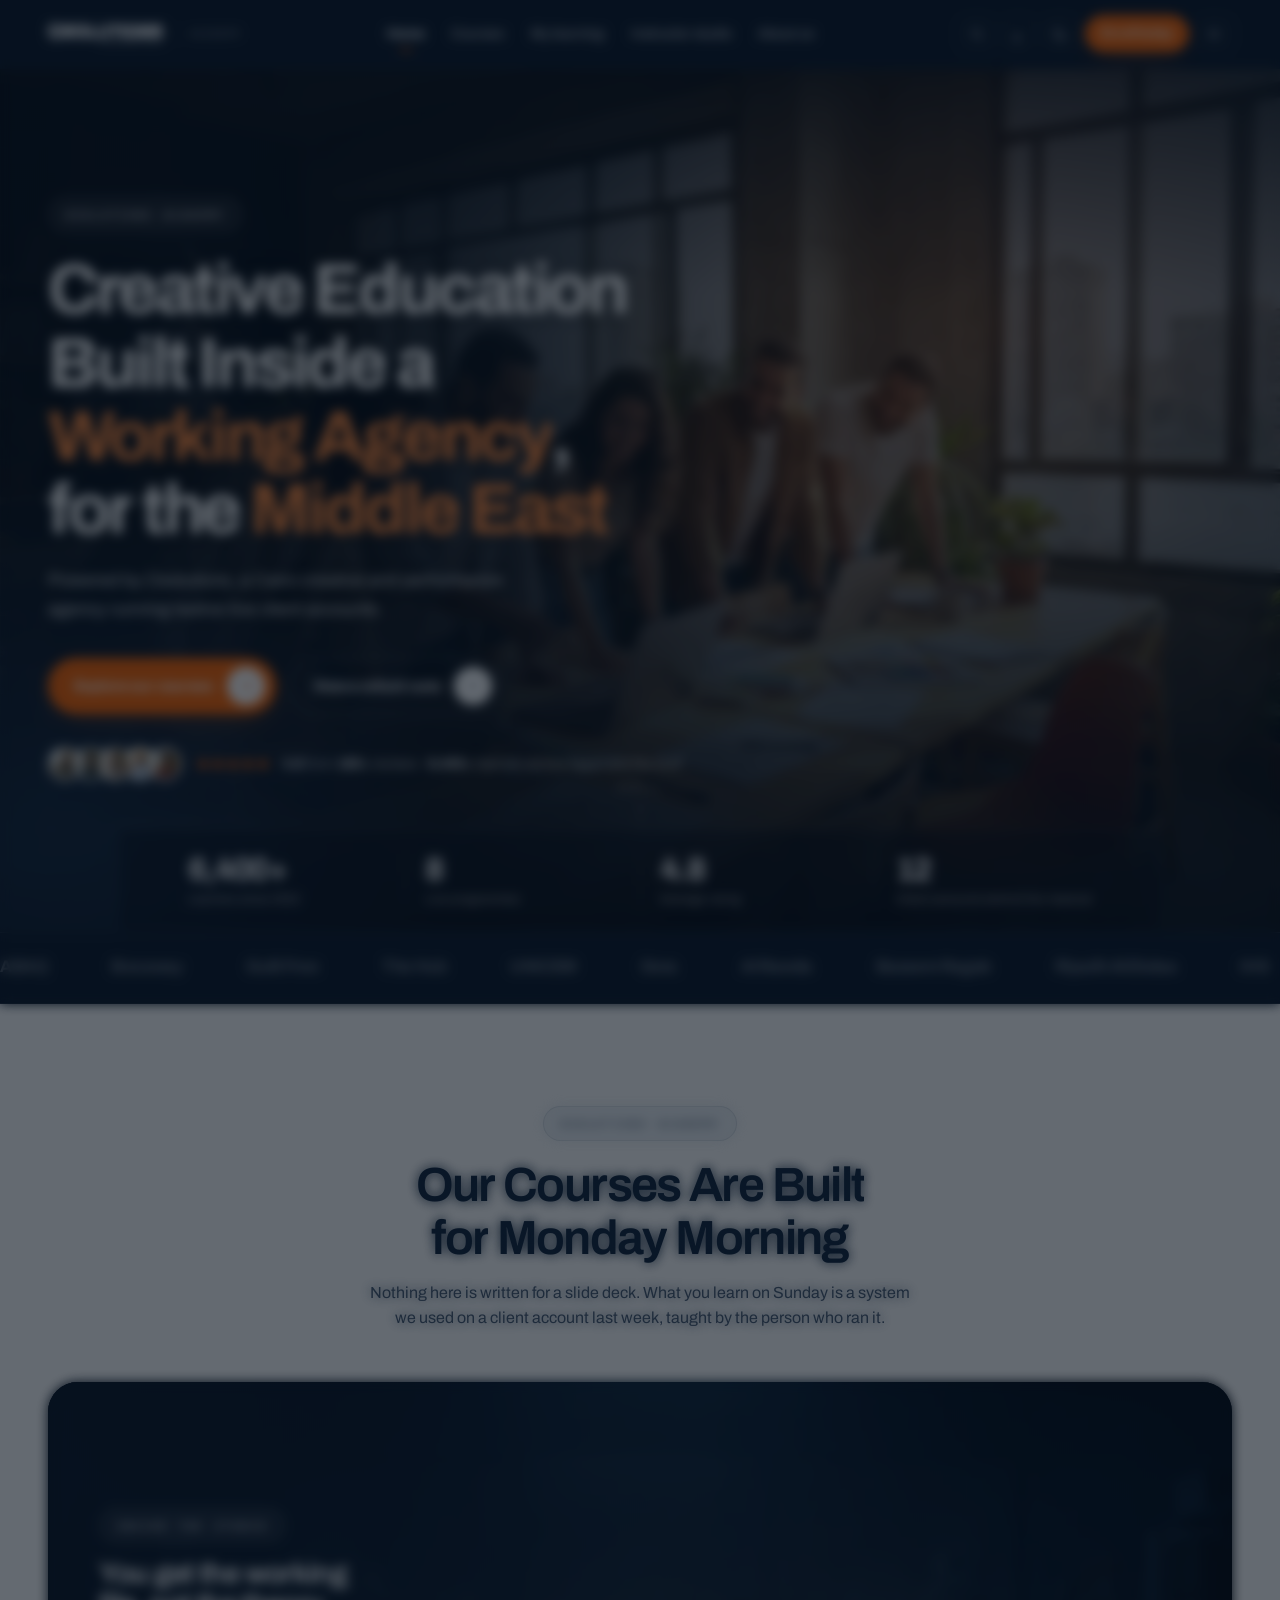
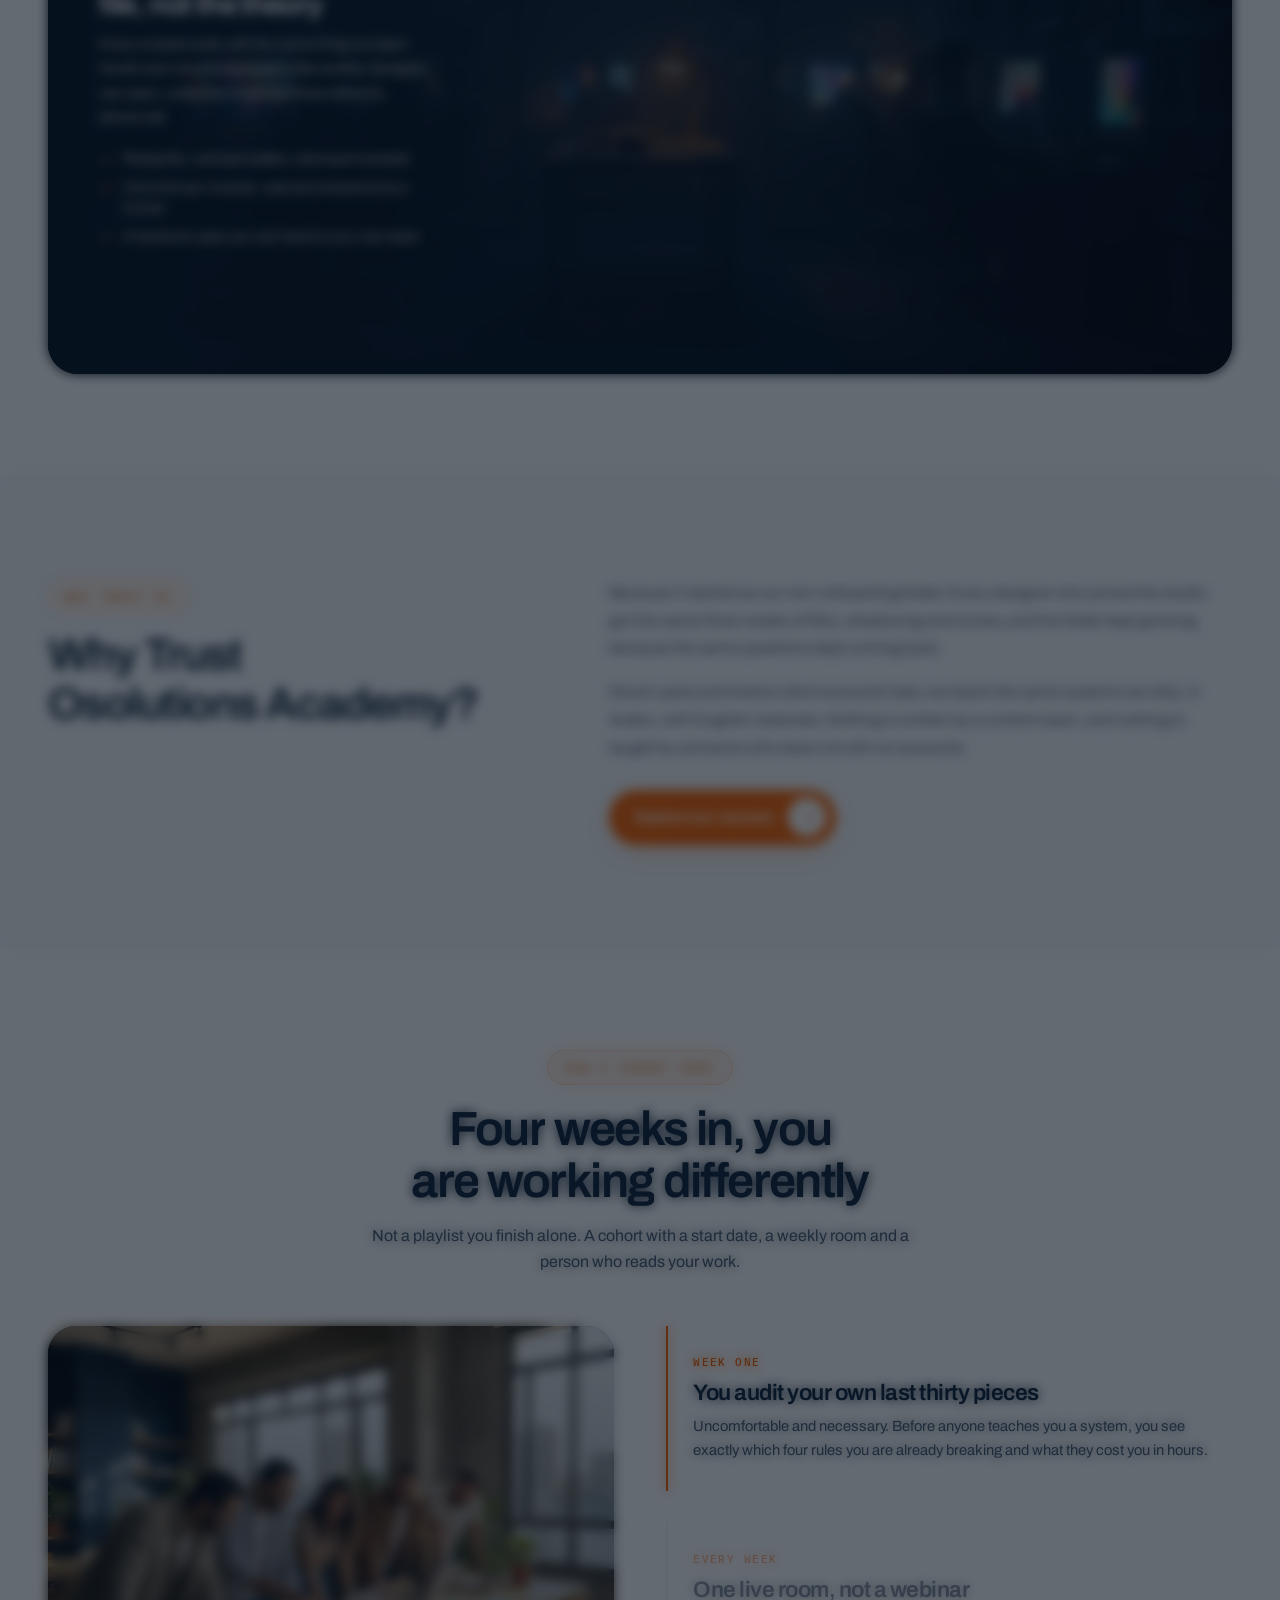
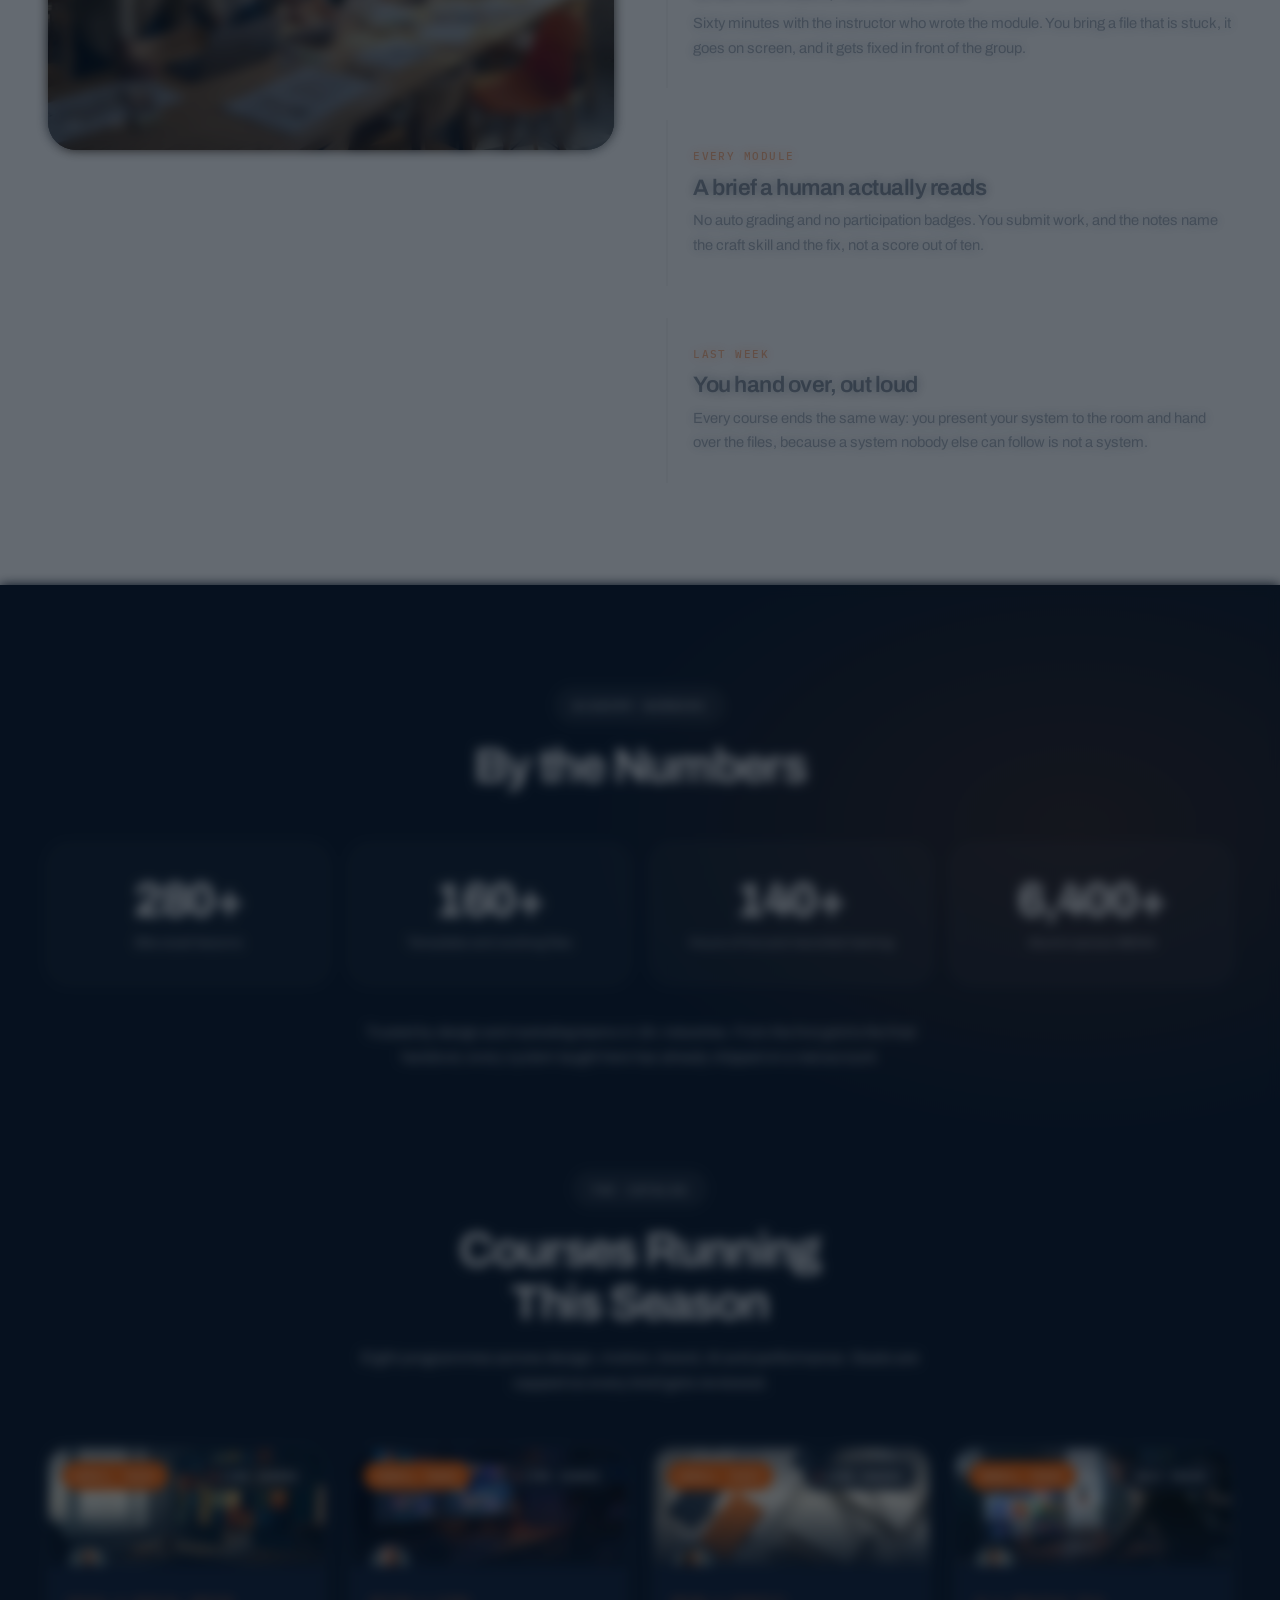
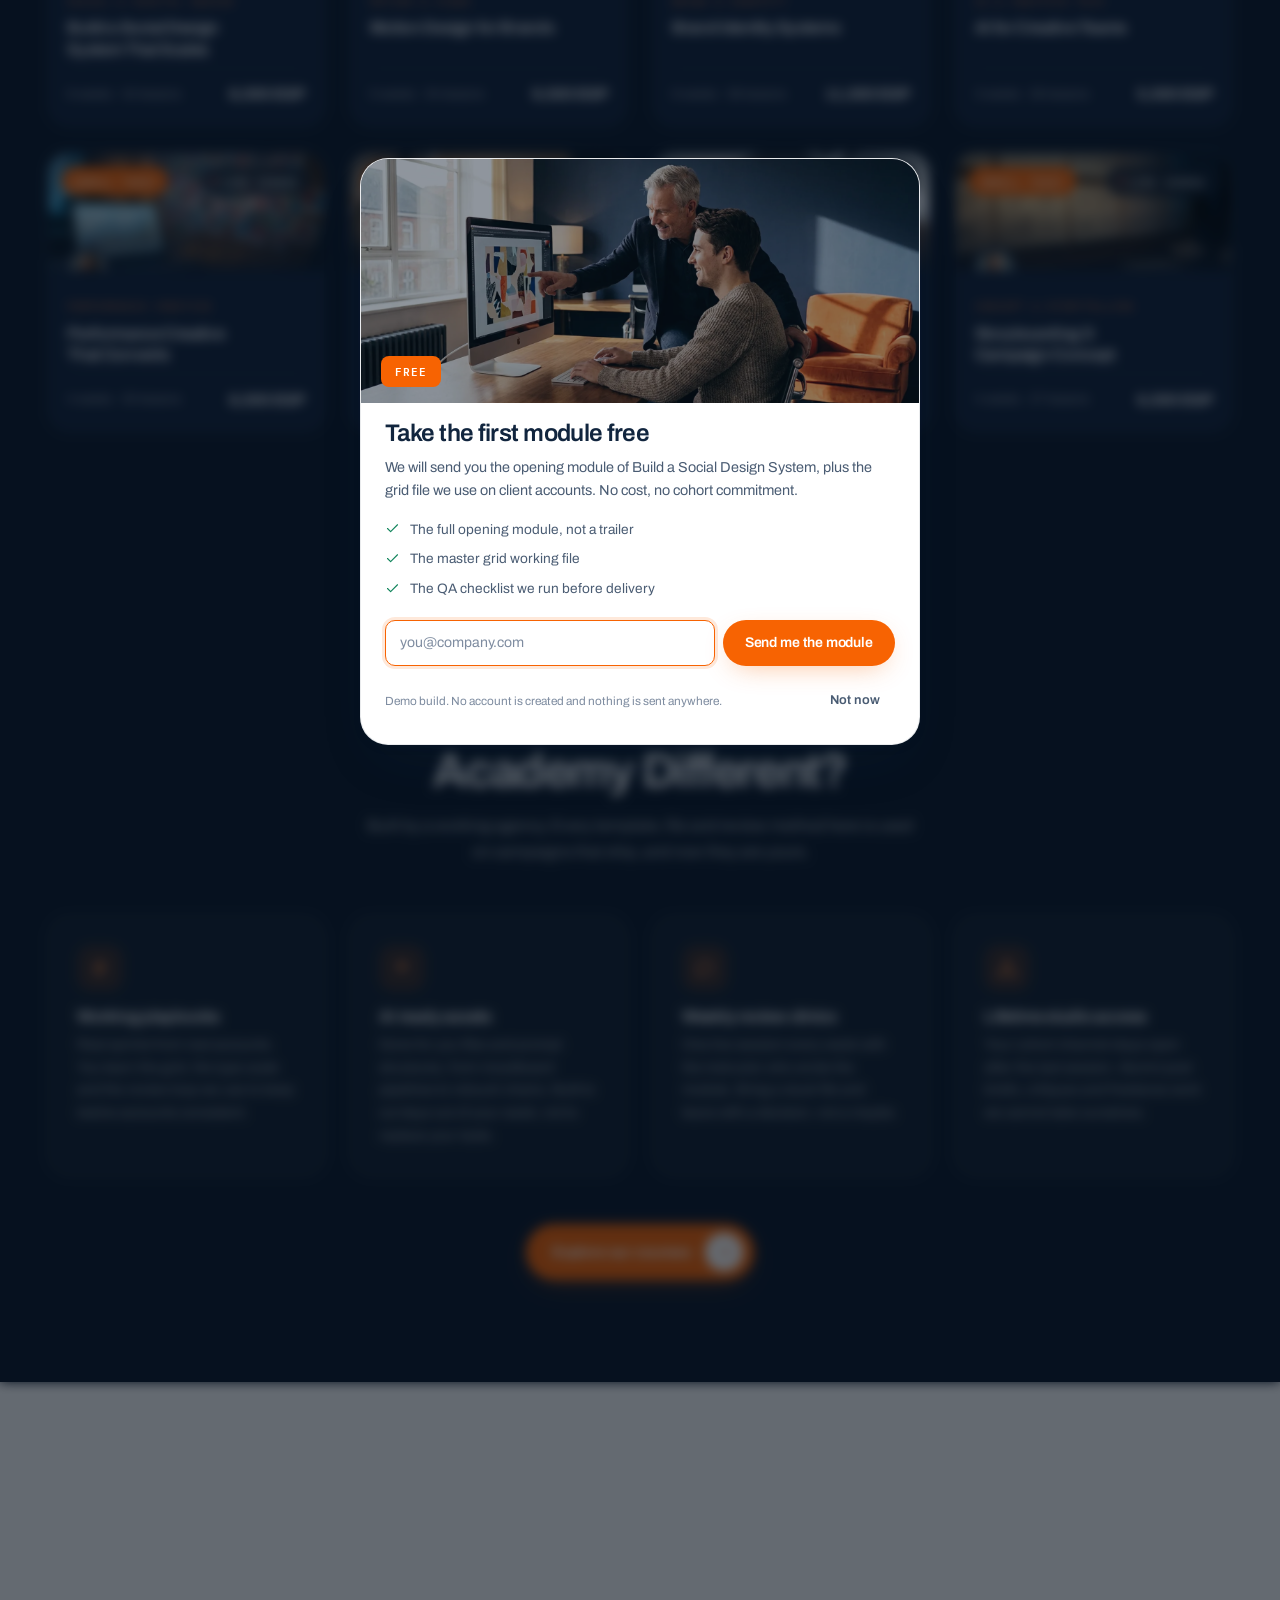
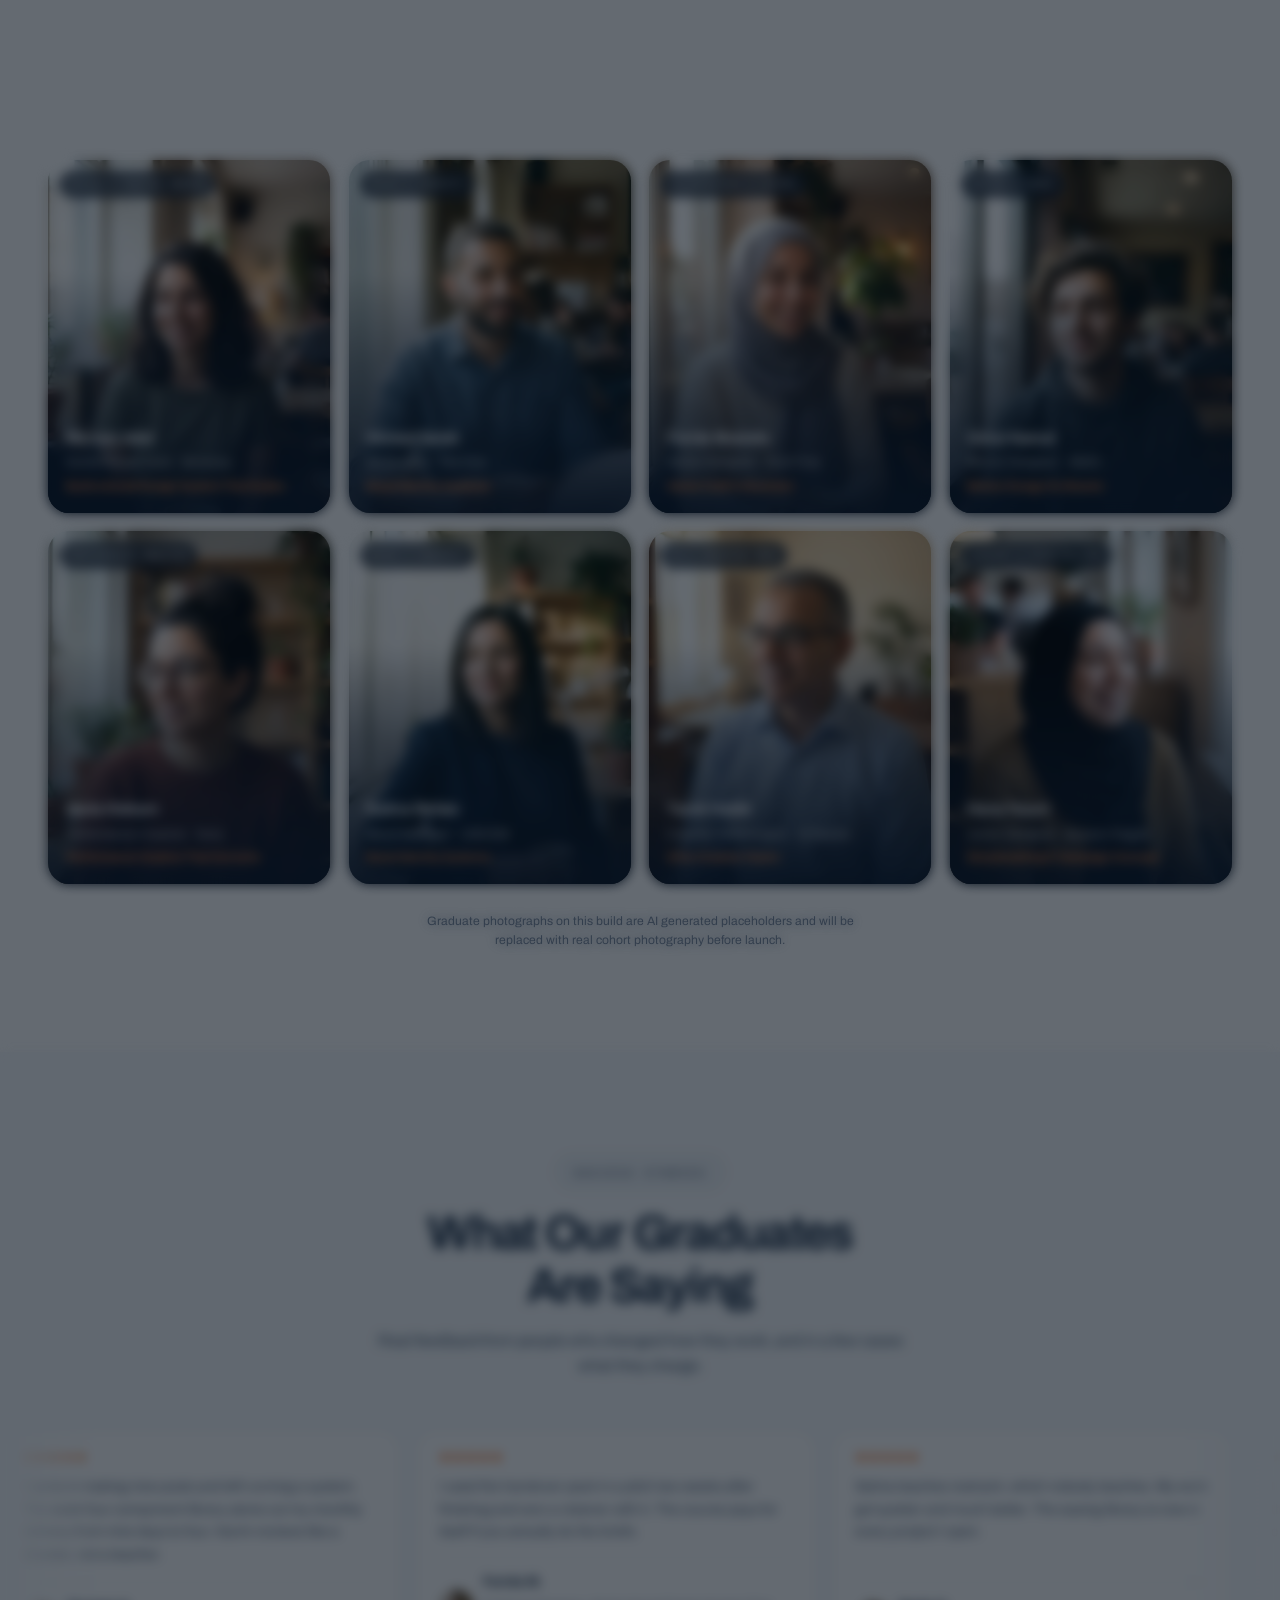
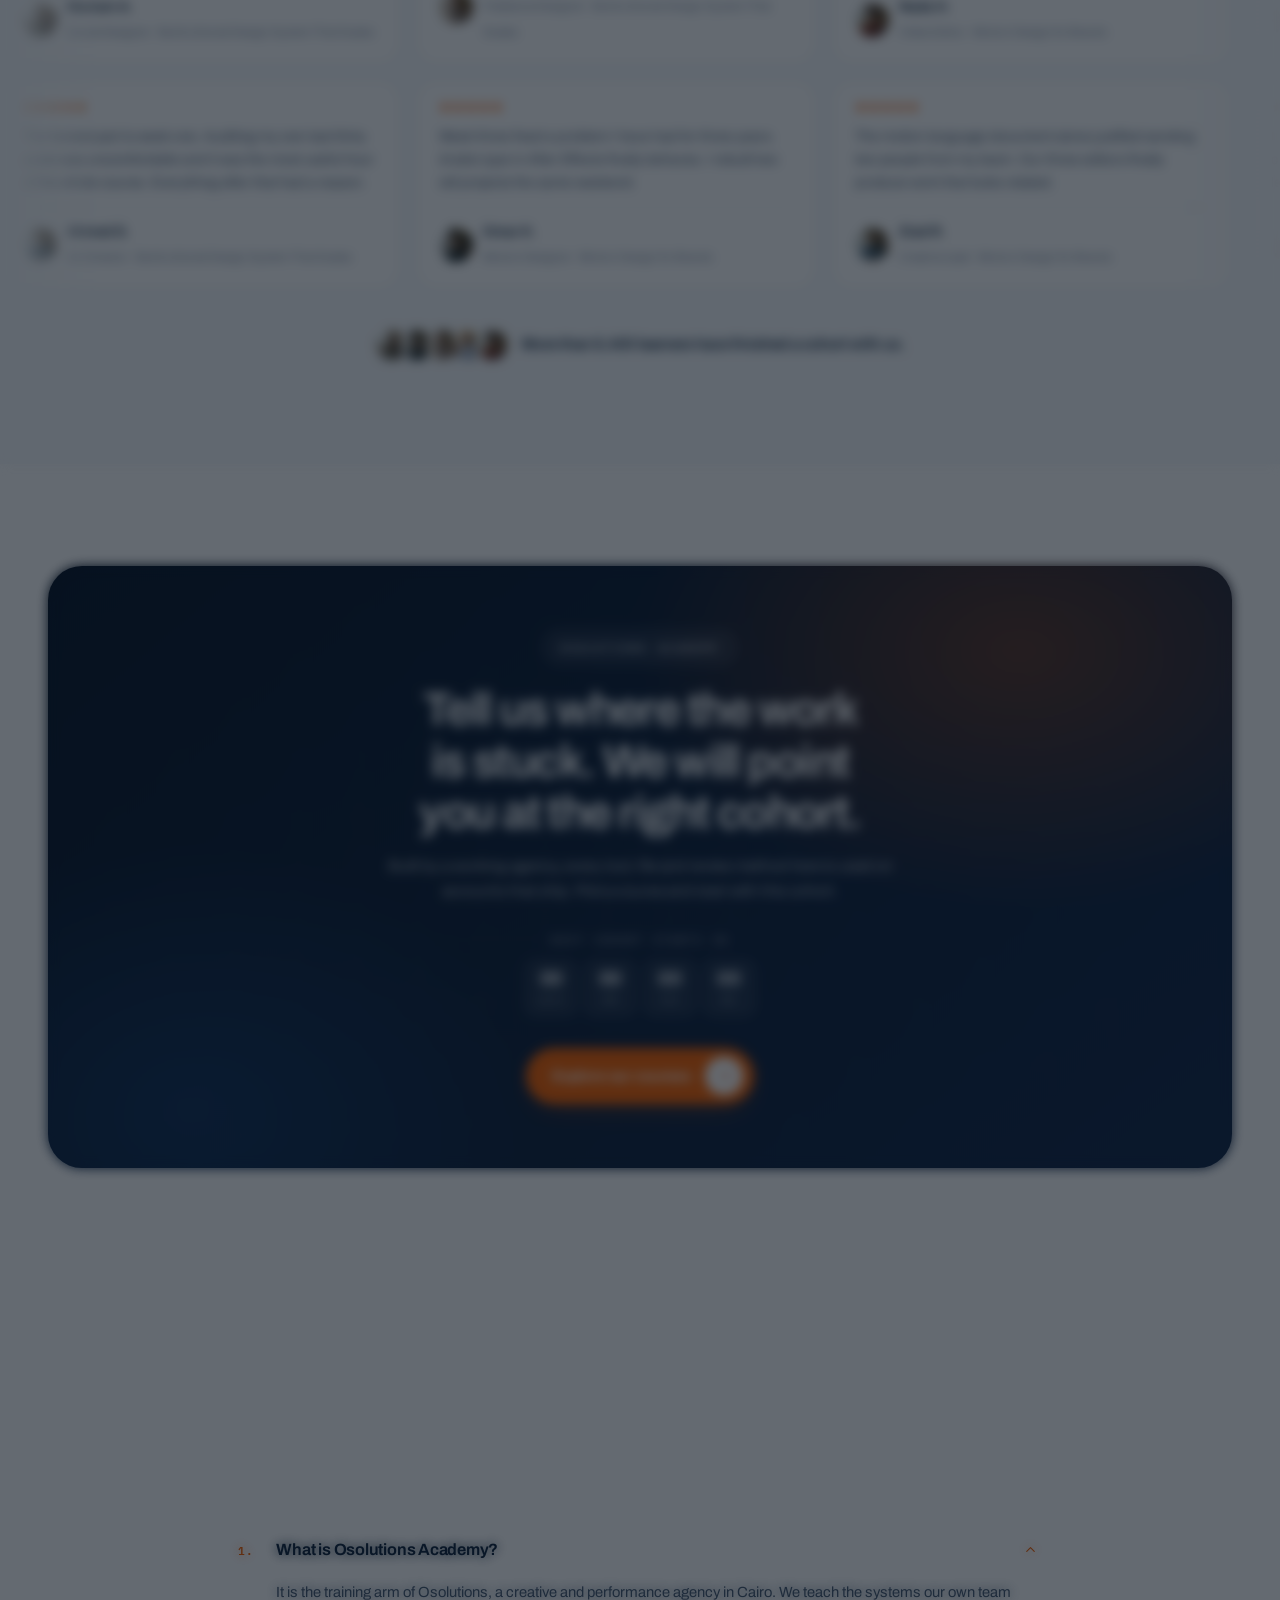
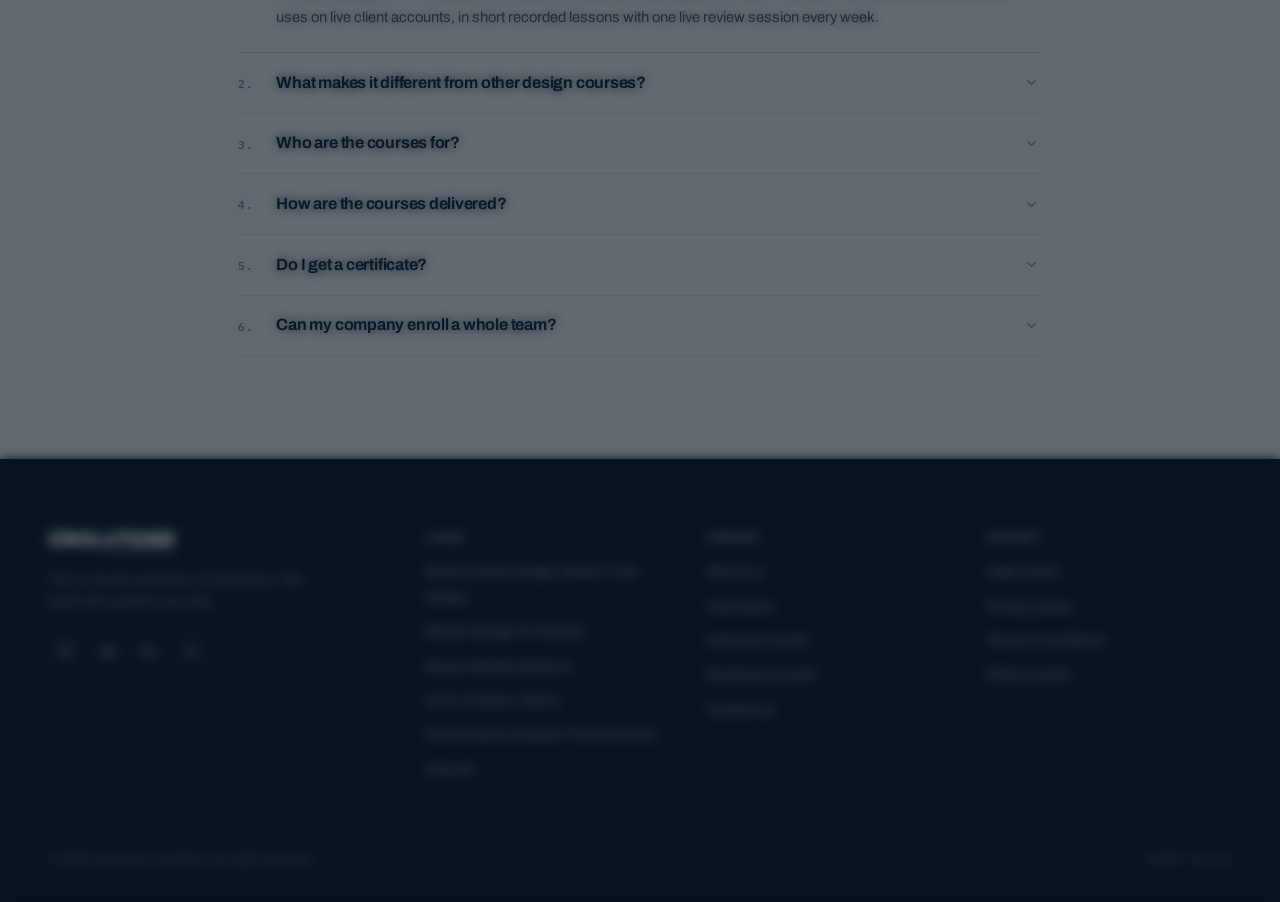
<file: index.html>
<!DOCTYPE html>
<html lang="en" dir="ltr" data-theme="light">
<head>
<meta charset="UTF-8">
<meta name="viewport" content="width=device-width, initial-scale=1">
<title>Osolutions Academy — Creative education built inside a working agency</title>
<meta name="description" content="Courses in social design systems, motion, brand identity, AI workflows and performance creative. Built and taught by the Osolutions team in Cairo.">
<link rel="icon" type="image/svg+xml" href="assets/img/favicon.svg">
<link rel="manifest" href="manifest.webmanifest">
<link rel="apple-touch-icon" href="assets/img/icon-192.png">
<meta name="apple-mobile-web-app-title" content="OSO Academy">
<link rel="preconnect" href="https://fonts.googleapis.com">
<link rel="preconnect" href="https://fonts.gstatic.com" crossorigin>
<link href="https://fonts.googleapis.com/css2?family=Archivo:wdth,wght@100..125,300..800&family=IBM+Plex+Mono:wght@400;500;600&family=IBM+Plex+Sans+Arabic:wght@400;500;600;700&display=swap" rel="stylesheet">
<link rel="stylesheet" href="assets/css/main.css">
<link rel="stylesheet" href="assets/css/pages.css">
<link rel="stylesheet" href="assets/css/motion.css">
<link rel="stylesheet" href="assets/css/home.css">
<link rel="stylesheet" href="assets/css/fixes.css">
</head>
<body>

<header data-app-header></header>

<main>

  <!-- 1 · HERO — full screen banner, copy sits on the photograph -->
  <section class="hero2">
    <div class="hero2__bg">
      <img class="hero2__photo" src="assets/img/scenes/studio.webp"
           alt="The Osolutions design team working in the Cairo studio"
           width="1600" height="900" fetchpriority="high">
      <div class="hero2__veil"></div>
      <div class="hero2__glow"></div>
      <div class="hero2__grid"></div>
    </div>

    <div class="shell shell--wide hero2__in">
      <div class="hero2__copy">
        <span class="pill pill--on-dark" data-h-pill></span>
        <h1 data-h-title data-split></h1>
        <p class="hero2__sub" data-h-sub></p>
        <div class="hero2__row">
          <a class="cta-round" href="courses.html" data-h-cta data-magnet="0.16"></a>
          <a class="cta-round cta-round--on-dark" href="#impact" data-h-cta2></a>
        </div>
        <div class="hero2__proof" data-h-proof></div>
      </div>
    </div>

    <div class="hero2__strip">
      <div class="shell shell--wide hero2__stats" data-h-herostats></div>
    </div>

    <a class="hero2__scroll" href="#impact" aria-label="Scroll to content">
      <span data-h-scroll></span><i></i>
    </a>
  </section>

  <!-- logo strip -->
  <div class="lstrip" style="background:#0A1729">
    <div class="lstrip__track" data-h-logos></div>
  </div>

  <!-- 2 · IMMEDIATE IMPACT + SHOWCASE -->
  <section class="section" id="impact">
    <div class="shell shell--wide">
      <div class="head-c rv">
        <span class="pill" data-h-impactPill></span>
        <h2 data-h-impactH data-split></h2>
        <p data-h-impactP></p>
      </div>
      <div class="showcase rv rv-d1">
        <img src="assets/img/scenes/night-studio.webp" alt="The Osolutions studio at night" loading="lazy">
        <div class="showcase__veil"></div>
        <div class="showcase__in" data-h-showcase></div>
      </div>
    </div>
  </section>

  <!-- 3 · WHY TRUST -->
  <section class="section section--tint">
    <div class="shell shell--wide trust2">
      <div class="rv">
        <span class="pill pill--orange" data-h-trustPill></span>
        <h2 style="margin-top:1.1rem" data-h-trustH data-split></h2>
      </div>
      <div class="rv rv-d1">
        <div data-h-trustBody></div>
        <a class="cta-round" href="courses.html" style="margin-top:1.75rem" data-h-trustCta></a>
      </div>
    </div>
  </section>

  <!-- 3b · HOW A COHORT RUNS (scroll linked) -->
  <section class="section" data-story>
    <div class="shell shell--wide">
      <div class="head-c rv">
        <span class="pill pill--orange" data-h-howPill></span>
        <h2 data-h-howH data-split></h2>
        <p data-h-howP></p>
      </div>
      <div class="story__track">
        <div class="story__pin">
          <div class="story__vis">
            <img class="is-on" src="assets/img/scenes/studio.webp" alt="" loading="lazy">
            <img src="assets/img/scenes/live-session.webp" alt="" loading="lazy">
            <img src="assets/img/scenes/critique.webp" alt="" loading="lazy">
            <img src="assets/img/scenes/mentoring.webp" alt="" loading="lazy">
            <span class="story__num" data-story-num></span>
          </div>
        </div>
        <div class="story__steps" data-h-how></div>
      </div>
    </div>
  </section>

  <!-- 4 · BY THE NUMBERS + 5 · COURSES + 6 · DIFFERENT (one dark region) -->
  <div class="dark-sec">
    <section class="section">
      <div class="shell shell--wide">
        <div class="head-c rv">
          <span class="pill pill--on-dark" data-h-numPill></span>
          <h2 data-h-numH data-split></h2>
        </div>
        <div class="nums rv" data-h-nums data-stagger></div>
        <p class="nums-note rv rv-d2" data-h-numNote></p>
      </div>
    </section>

    <section class="section" style="padding-top:0">
      <div class="shell shell--wide">
        <div class="head-c rv">
          <span class="pill pill--on-dark" data-h-crsPill></span>
          <h2 data-h-crsH data-split></h2>
          <p data-h-crsP></p>
        </div>
        <div class="grid grid--4" data-h-courses data-stagger></div>
        <div style="display:flex;justify-content:center;margin-top:clamp(2rem,4vw,3rem)">
          <a class="cta-round cta-round--on-dark" href="courses.html" data-h-crsAll></a>
        </div>
      </div>
    </section>

    <section class="section" style="padding-top:0">
      <div class="shell shell--wide">
        <div class="head-c rv">
          <span class="pill pill--on-dark" data-h-diffPill></span>
          <h2 data-h-diffH data-split></h2>
          <p data-h-diffP></p>
        </div>
        <div class="diff" data-h-diff data-stagger></div>
        <div style="display:flex;justify-content:center;margin-top:clamp(2rem,4vw,3rem)">
          <a class="cta-round" href="courses.html" data-h-diffCta></a>
        </div>
      </div>
    </section>
  </div>

  <!-- 7 · GRADUATES -->
  <section class="section">
    <div class="shell shell--wide">
      <div class="head-c rv">
        <span class="pill pill--orange" data-h-gradPill></span>
        <h2 data-h-gradH data-split></h2>
        <p data-h-gradP></p>
      </div>
      <div class="grads" data-h-grads data-stagger></div>
      <p style="text-align:center;font-size:.76rem;color:var(--text-3);margin-top:1.75rem;max-width:62ch;margin-inline:auto;line-height:1.55" data-h-gradNote></p>
    </div>
  </section>

  <!-- 8 · SUCCESS STORIES -->
  <section class="section section--tint">
    <div class="shell shell--wide">
      <div class="head-c rv">
        <span class="pill" data-h-revPill></span>
        <h2 data-h-revH data-split></h2>
        <p data-h-revP></p>
      </div>
    </div>
    <div class="mq"><div class="mq__track" data-h-mq1></div></div>
    <div class="mq"><div class="mq__track mq__track--rev" data-h-mq2></div></div>
    <div class="shell shell--wide">
      <div class="mq-foot" data-h-mqFoot></div>
    </div>
  </section>

  <!-- 9 · CLOSING BAND -->
  <section class="section">
    <div class="shell shell--wide">
      <div class="band rv">
        <span class="pill pill--on-dark" data-h-bandPill></span>
        <h2 data-h-bandH data-split></h2>
        <p data-h-bandP></p>
        <div style="display:flex;flex-direction:column;align-items:center;gap:.65rem;margin-top:1.75rem">
          <span class="mono" style="color:rgba(255,255,255,.55)" data-h-bandCd></span>
          <div data-countdown="2026-09-14" data-countdown-dark></div>
        </div>
        <a class="cta-round" href="courses.html" data-h-bandCta></a>
      </div>
    </div>
  </section>

  <!-- 10 · FAQ -->
  <section class="section" style="padding-top:0">
    <div class="shell" style="max-width:900px">
      <div class="head-c rv">
        <span class="pill" data-h-faqPill></span>
        <h2 data-h-faqH data-split></h2>
        <p data-h-faqP></p>
      </div>
      <div class="rv" data-h-faq></div>
    </div>
  </section>

</main>

<footer data-app-footer></footer>

<script src="assets/js/i18n.js"></script>
<script src="assets/js/data.js"></script>
<script src="assets/js/motion.js"></script>
<script src="assets/js/seo.js"></script>
<script src="assets/js/cro.js"></script>
<script src="assets/js/app.js"></script>
<script src="assets/js/home.js"></script>
</body>
</html>
</file>
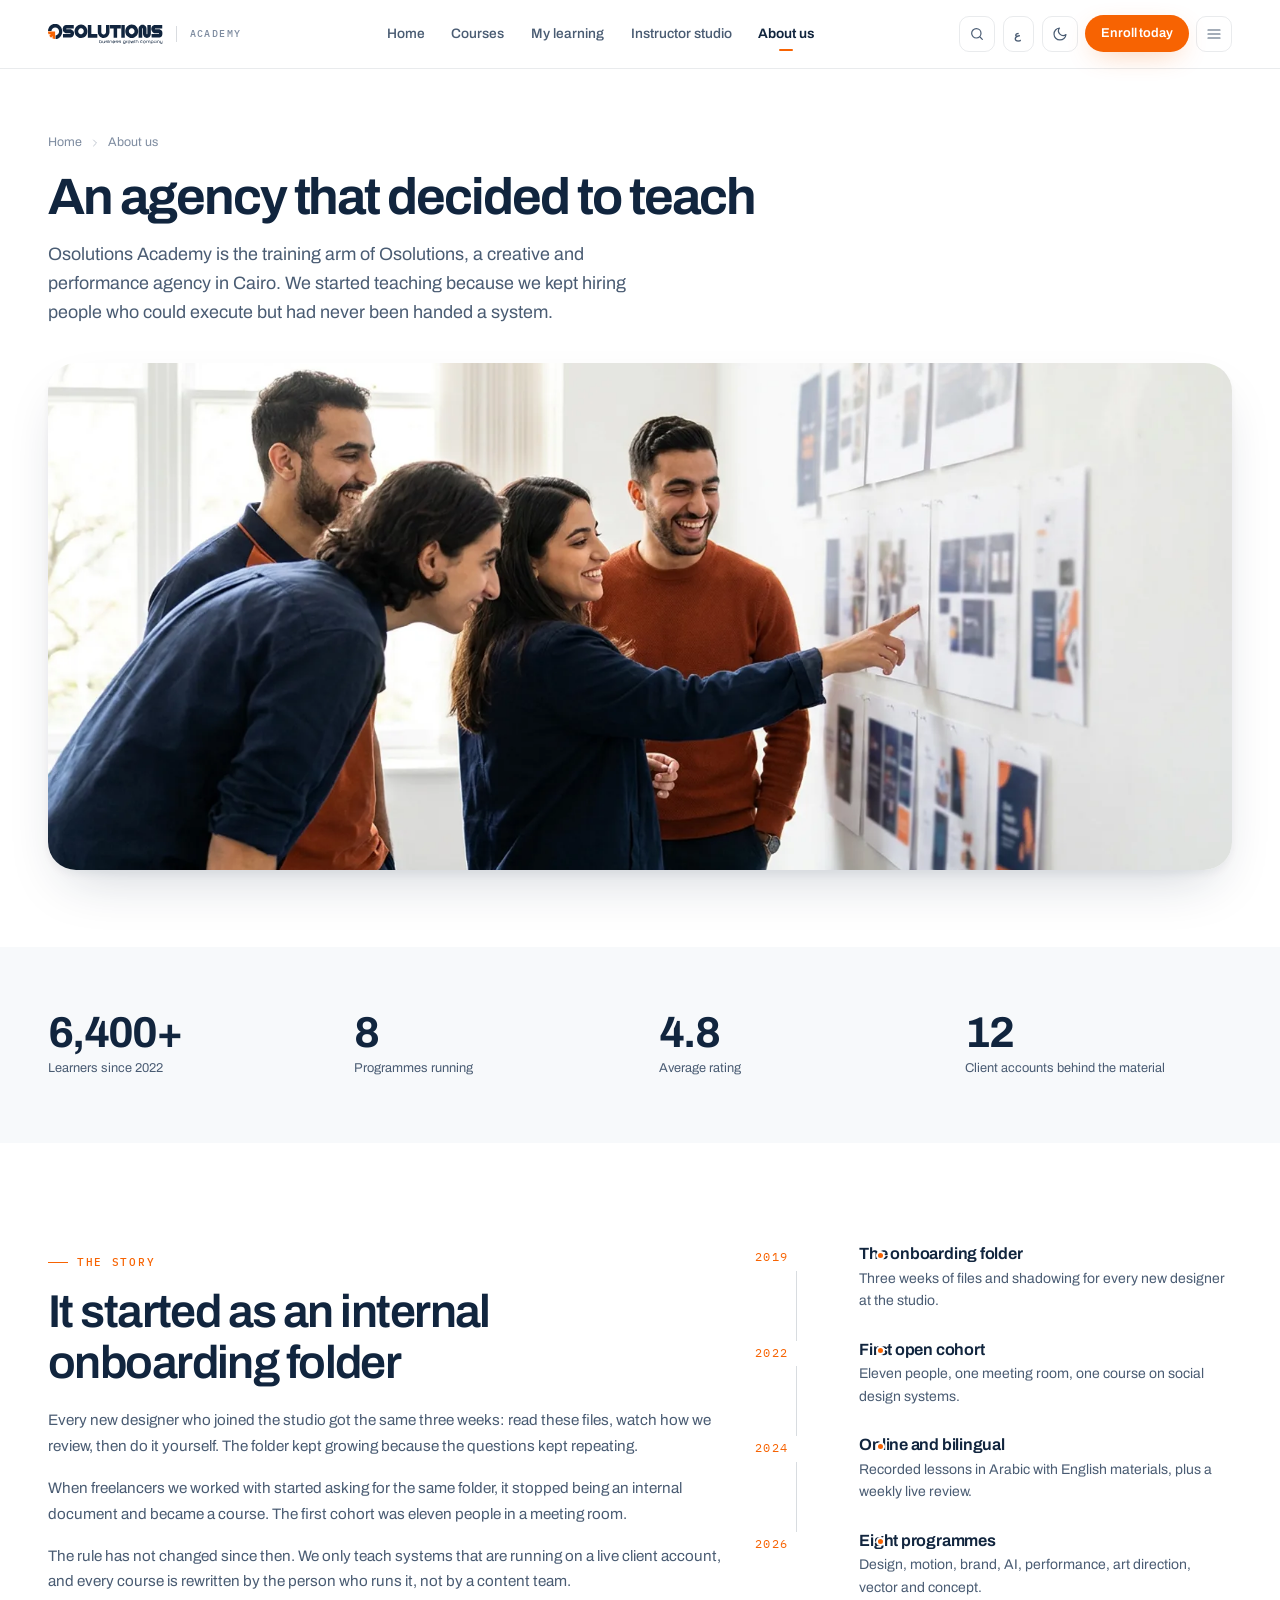
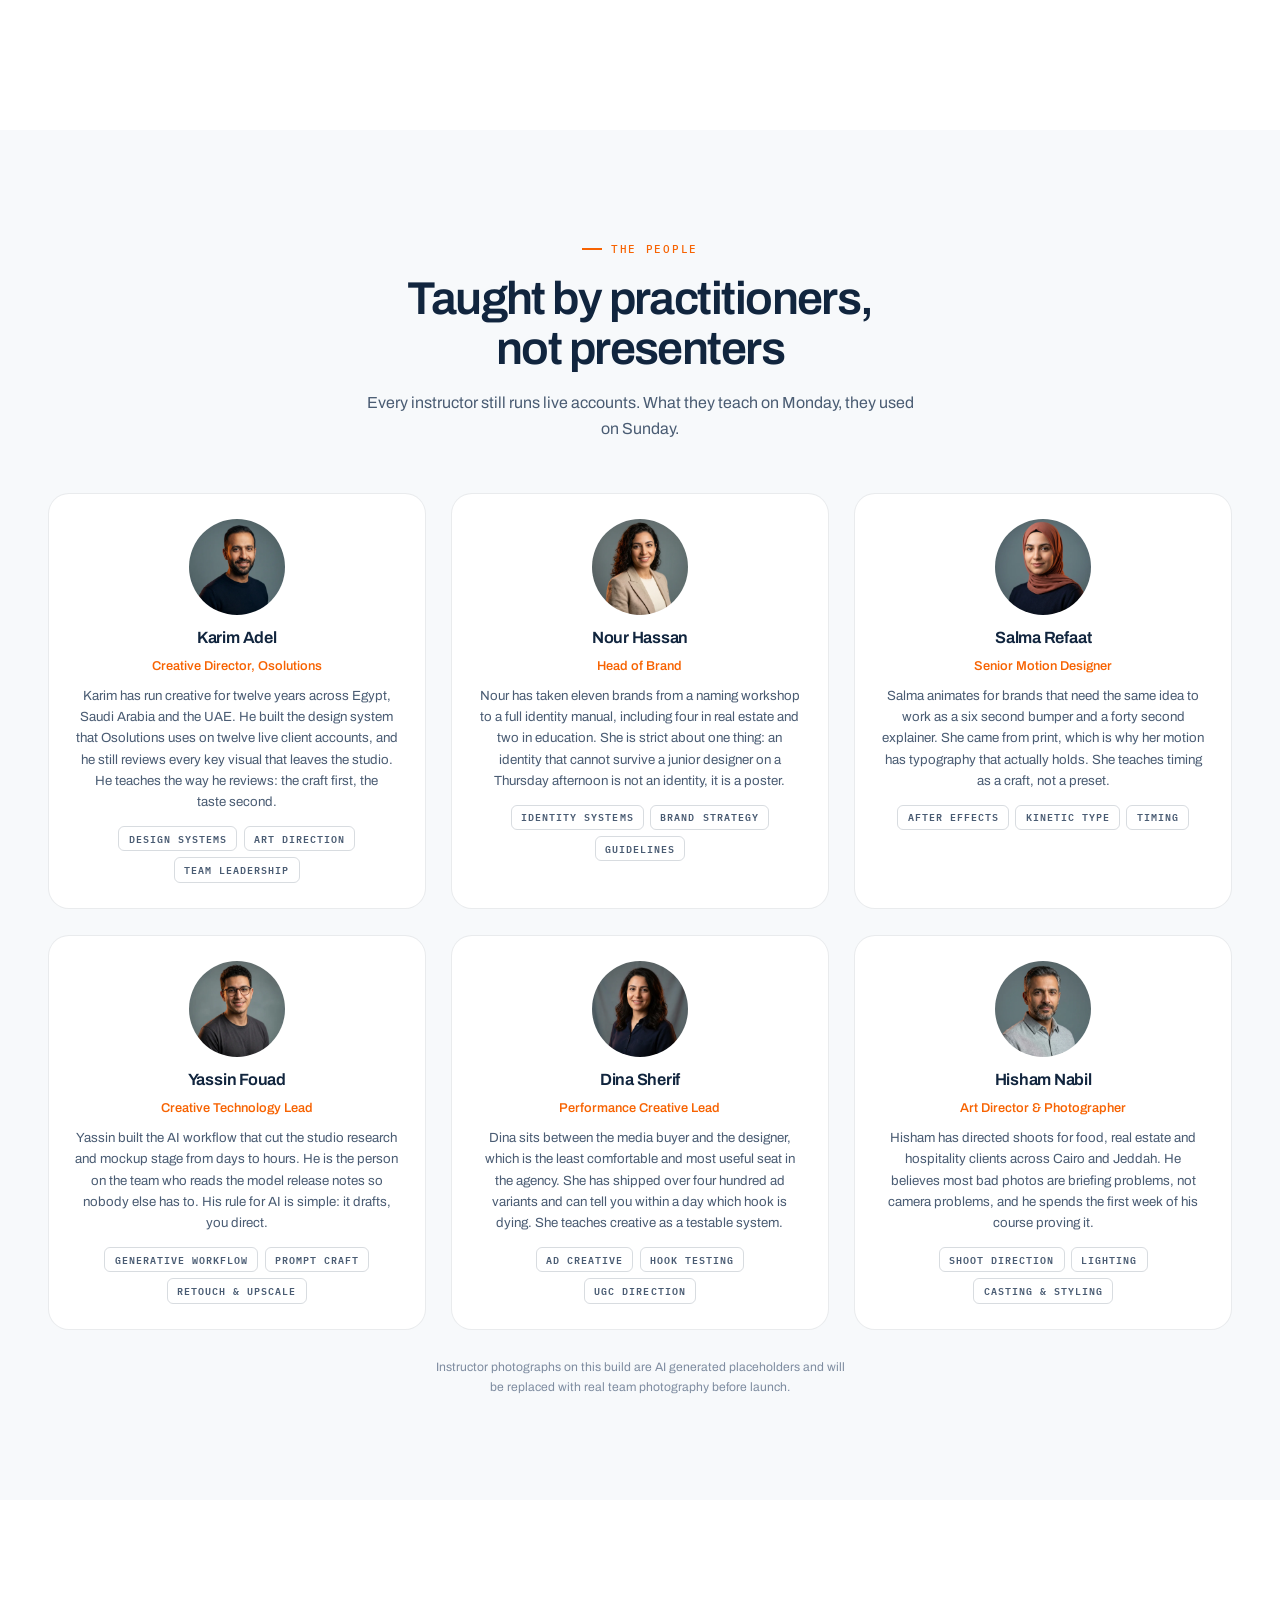
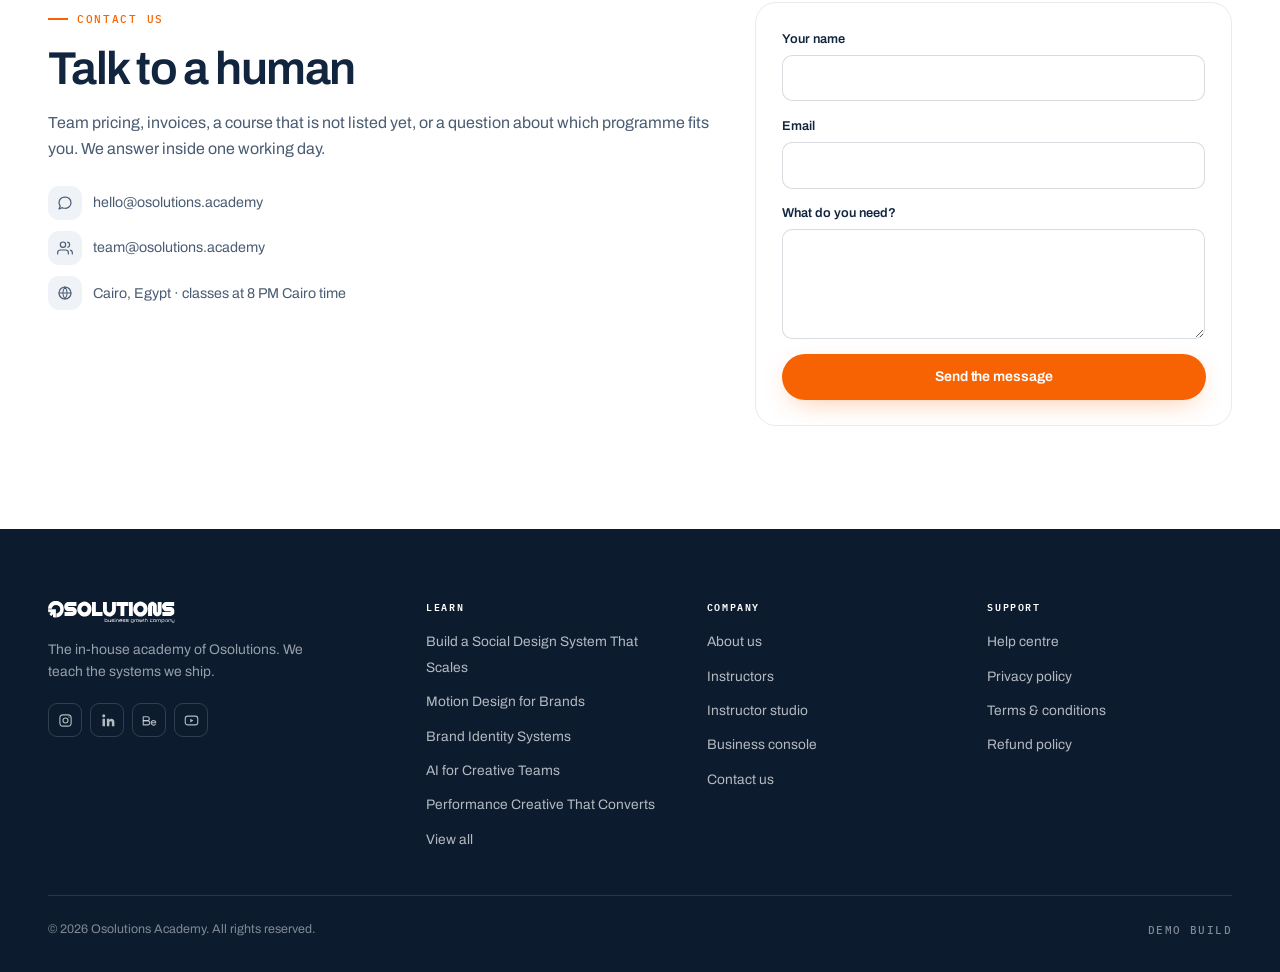
<file: about.html>
<!DOCTYPE html>
<html lang="en" dir="ltr" data-theme="light">
<head>
<meta charset="UTF-8">
<meta name="viewport" content="width=device-width, initial-scale=1">
<title>About — Osolutions Academy</title>
<meta name="description" content="The in-house academy of Osolutions. Who teaches, how it started and how to reach us.">
<link rel="icon" type="image/svg+xml" href="assets/img/favicon.svg">
<link rel="manifest" href="manifest.webmanifest">
<link rel="apple-touch-icon" href="assets/img/icon-192.png">
<meta name="apple-mobile-web-app-title" content="OSO Academy">
<link rel="preconnect" href="https://fonts.googleapis.com">
<link rel="preconnect" href="https://fonts.gstatic.com" crossorigin>
<link href="https://fonts.googleapis.com/css2?family=Archivo:wdth,wght@100..125,300..800&family=IBM+Plex+Mono:wght@400;500;600&family=IBM+Plex+Sans+Arabic:wght@400;500;600;700&display=swap" rel="stylesheet">
<link rel="stylesheet" href="assets/css/main.css">
<link rel="stylesheet" href="assets/css/pages.css">
<link rel="stylesheet" href="assets/css/motion.css">
<link rel="stylesheet" href="assets/css/fixes.css">
</head>
<body>

<header data-app-header></header>

<main>
  <section class="page-head">
    <div class="shell shell--wide">
      <nav class="crumbs">
        <a href="index.html" data-i18n="nav.home"></a>
        <svg viewBox="0 0 24 24" fill="none" stroke="currentColor" stroke-width="2" stroke-linecap="round"><path d="M9 18l6-6-6-6"/></svg>
        <span data-i18n="nav.about"></span>
      </nav>
      <h1 style="font-size:clamp(2rem,4.4vw,3.2rem)" data-ab-h1></h1>
      <p class="lede" style="margin-top:.9rem" data-ab-sub></p>
    </div>
  </section>

  <section class="shell shell--wide about-hero" style="margin-bottom:clamp(3rem,6vw,5rem)">
    <img src="assets/img/scenes/critique.webp" alt="A design critique session at Osolutions" loading="lazy">
  </section>

  <section class="section section--tight section--tint">
    <div class="shell shell--wide stats-band" data-ab-stats></div>
  </section>

  <section class="section">
    <div class="shell shell--wide cols">
      <div class="rv">
        <span class="sec-head__tag" data-ab-storyTag></span>
        <h2 data-ab-storyH></h2>
        <div style="display:grid;gap:1rem;margin-top:1.25rem" data-ab-story></div>
      </div>
      <div class="rv rv-d2">
        <div class="tl" data-ab-tl></div>
      </div>
    </div>
  </section>

  <section class="section section--tint" id="instructors">
    <div class="shell shell--wide">
      <div class="sec-head sec-head--center rv">
        <span class="sec-head__tag" data-i18n="home.instTag"></span>
        <h2 data-i18n="home.instH"></h2>
        <p style="margin-inline:auto" data-i18n="home.instP"></p>
      </div>
      <div class="grid grid--3" data-ab-instructors></div>
      <p style="text-align:center;font-size:.76rem;color:var(--text-3);margin-top:1.75rem;max-width:60ch;margin-inline:auto" data-ab-photonote></p>
    </div>
  </section>

  <section class="section" id="contact">
    <div class="shell shell--wide cols">
      <div class="rv">
        <span class="sec-head__tag" data-i18n="nav.contact"></span>
        <h2 data-ab-contactH></h2>
        <p style="margin-top:1rem" data-ab-contactP></p>
        <div style="display:grid;gap:.7rem;margin-top:1.5rem" data-ab-contacts></div>
      </div>
      <div class="card card--pad rv rv-d2">
        <div style="display:grid;gap:.9rem">
          <div class="field"><label data-ab-lname></label><input class="input"></div>
          <div class="field"><label data-i18n="auth.email"></label><input class="input" type="email"></div>
          <div class="field"><label data-ab-lmsg></label><textarea class="textarea"></textarea></div>
          <button class="btn btn--primary btn--block" data-ab-send></button>
        </div>
      </div>
    </div>
  </section>
</main>

<footer data-app-footer></footer>

<script src="assets/js/i18n.js"></script>
<script src="assets/js/data.js"></script>
<script src="assets/js/motion.js"></script>
<script src="assets/js/seo.js"></script>
<script src="assets/js/cro.js"></script>
<script src="assets/js/app.js"></script>
<script src="assets/js/about.js"></script>
</body>
</html>
</file>
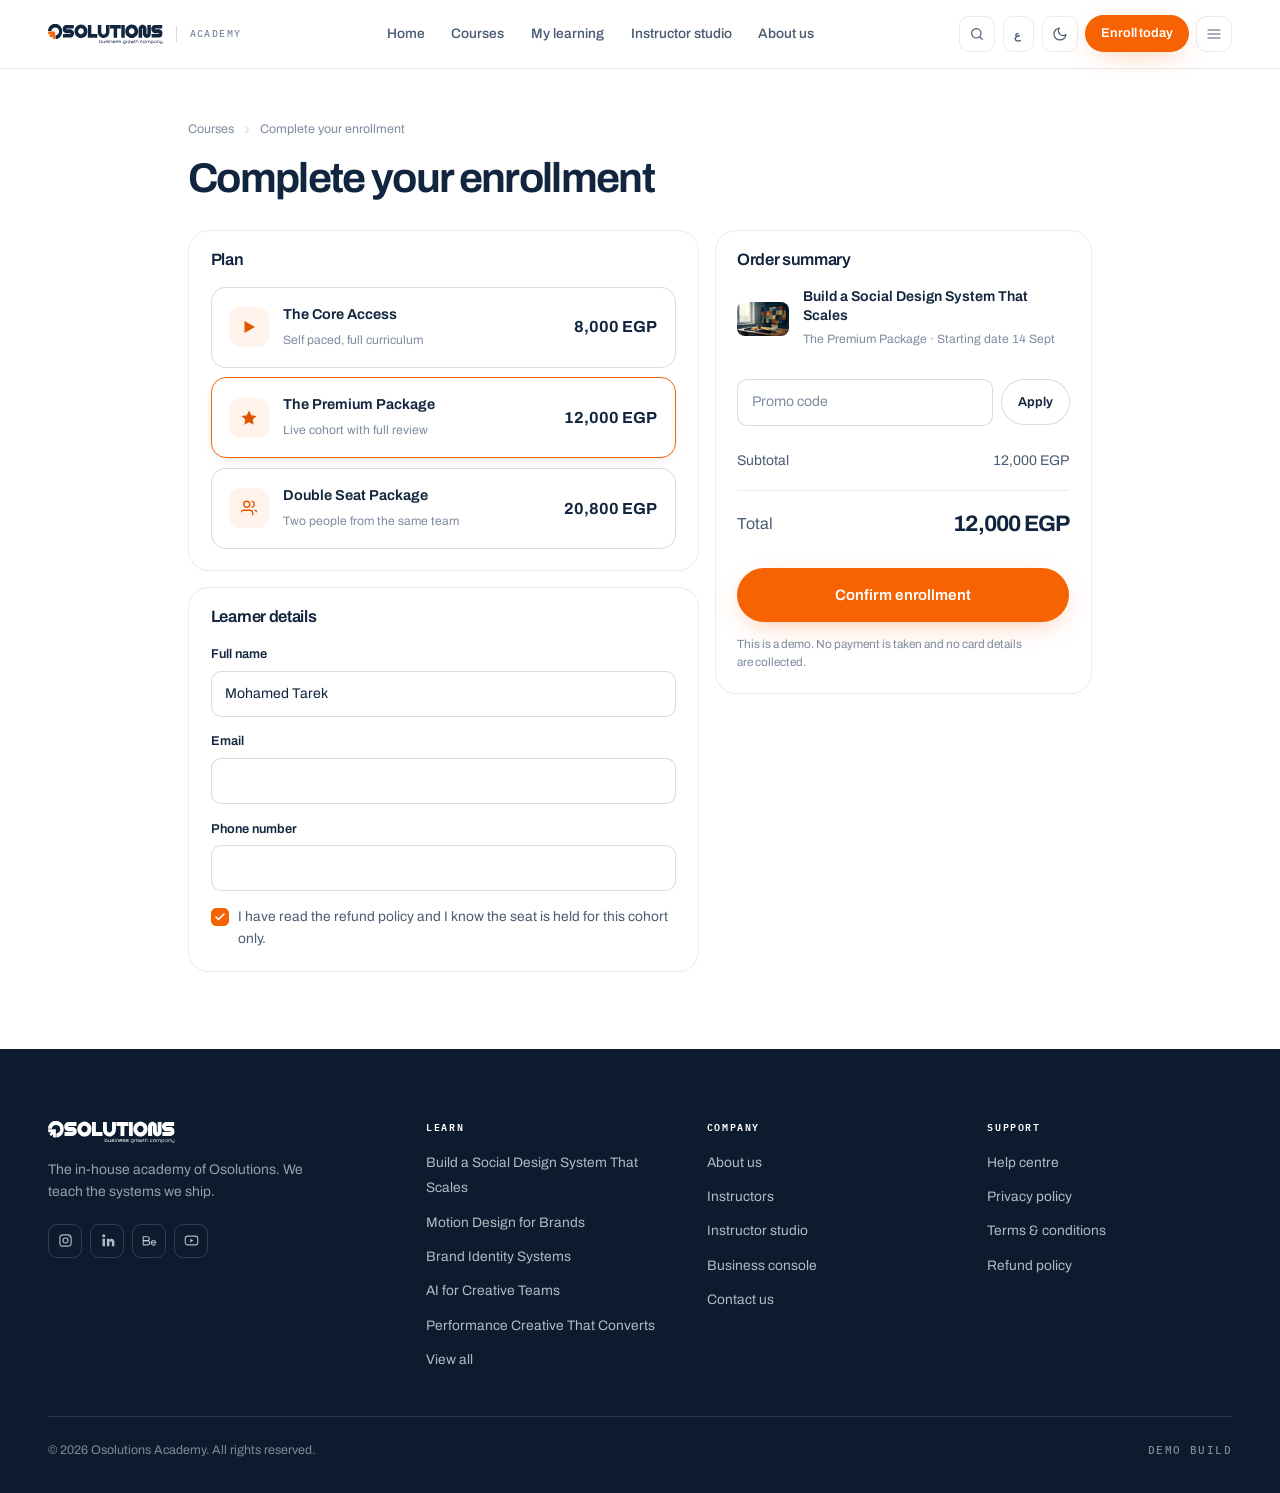
<file: checkout.html>
<!DOCTYPE html>
<html lang="en" dir="ltr" data-theme="light">
<head>
<meta charset="UTF-8">
<meta name="viewport" content="width=device-width, initial-scale=1">
<title>Enrollment — Osolutions Academy</title>
<meta name="description" content="Complete your enrollment in an Osolutions Academy course.">
<link rel="icon" type="image/svg+xml" href="assets/img/favicon.svg">
<link rel="manifest" href="manifest.webmanifest">
<link rel="apple-touch-icon" href="assets/img/icon-192.png">
<meta name="apple-mobile-web-app-title" content="OSO Academy">
<link rel="preconnect" href="https://fonts.googleapis.com">
<link rel="preconnect" href="https://fonts.gstatic.com" crossorigin>
<link href="https://fonts.googleapis.com/css2?family=Archivo:wdth,wght@100..125,300..800&family=IBM+Plex+Mono:wght@400;500;600&family=IBM+Plex+Sans+Arabic:wght@400;500;600;700&display=swap" rel="stylesheet">
<link rel="stylesheet" href="assets/css/main.css">
<link rel="stylesheet" href="assets/css/pages.css">
<link rel="stylesheet" href="assets/css/motion.css">
<link rel="stylesheet" href="assets/css/fixes.css">
</head>
<body>

<header data-app-header></header>

<main class="shell" style="max-width:1000px;padding-block:clamp(2rem,4vw,3.5rem) clamp(3rem,6vw,5rem)">
  <nav class="crumbs">
    <a href="courses.html" data-i18n="nav.courses"></a>
    <svg viewBox="0 0 24 24" fill="none" stroke="currentColor" stroke-width="2" stroke-linecap="round"><path d="M9 18l6-6-6-6"/></svg>
    <span data-i18n="chk.title"></span>
  </nav>

  <div data-step-form>
    <h1 style="font-size:clamp(1.8rem,3.6vw,2.6rem);margin-bottom:1.75rem" data-i18n="chk.title"></h1>
    <div class="cols" style="grid-template-columns:minmax(0,1.15fr) minmax(0,.85fr)">
      <div style="display:grid;gap:1rem">
        <div class="card panel">
          <div class="panel__head"><h3 data-i18n="chk.plan"></h3></div>
          <div class="role-pick" data-plan-pick style="margin:0"></div>
        </div>
        <div class="card panel">
          <div class="panel__head"><h3 data-learner-h></h3></div>
          <div style="display:grid;gap:.9rem">
            <div class="field"><label data-lbl-name></label><input class="input" data-f-name></div>
            <div class="field"><label data-i18n="auth.email"></label><input class="input" type="email" data-f-email></div>
            <div class="field"><label data-lbl-phone></label><input class="input" type="tel" data-f-phone></div>
            <label class="check"><input type="checkbox" checked><span data-lbl-terms></span></label>
          </div>
        </div>
      </div>

      <aside>
        <div class="card panel" style="position:sticky;top:calc(var(--nav-h) + 20px)">
          <div class="panel__head"><h3 data-i18n="chk.summary"></h3></div>
          <div data-sum-course></div>
          <div class="promo">
            <input class="input" data-promo data-i18n-ph="chk.promo">
            <button class="btn btn--ghost btn--sm" data-promo-go data-i18n="chk.apply"></button>
          </div>
          <div data-sum-rows></div>
          <button class="btn btn--primary btn--block btn--lg" style="margin-top:1.1rem" data-pay data-i18n="chk.pay"></button>
          <p style="font-size:.74rem;color:var(--text-3);margin-top:.85rem;line-height:1.5" data-i18n="chk.payNote"></p>
        </div>
      </aside>
    </div>
  </div>

  <div data-step-done hidden style="text-align:center;padding-block:clamp(2rem,6vw,4rem)">
    <div style="width:74px;height:74px;border-radius:50%;display:grid;place-items:center;background:var(--green-050);color:var(--green);margin:0 auto 1.5rem" data-done-ico></div>
    <h2 style="font-size:clamp(2rem,4vw,3rem)" data-i18n="chk.doneH"></h2>
    <p class="lede" style="margin:1rem auto 2rem" data-i18n="chk.doneP"></p>
    <div style="display:flex;gap:.7rem;justify-content:center;flex-wrap:wrap" data-done-cta></div>
  </div>
</main>

<footer data-app-footer></footer>

<script src="assets/js/i18n.js"></script>
<script src="assets/js/data.js"></script>
<script src="assets/js/motion.js"></script>
<script src="assets/js/seo.js"></script>
<script src="assets/js/cro.js"></script>
<script src="assets/js/app.js"></script>
<script src="assets/js/checkout.js"></script>
</body>
</html>
</file>
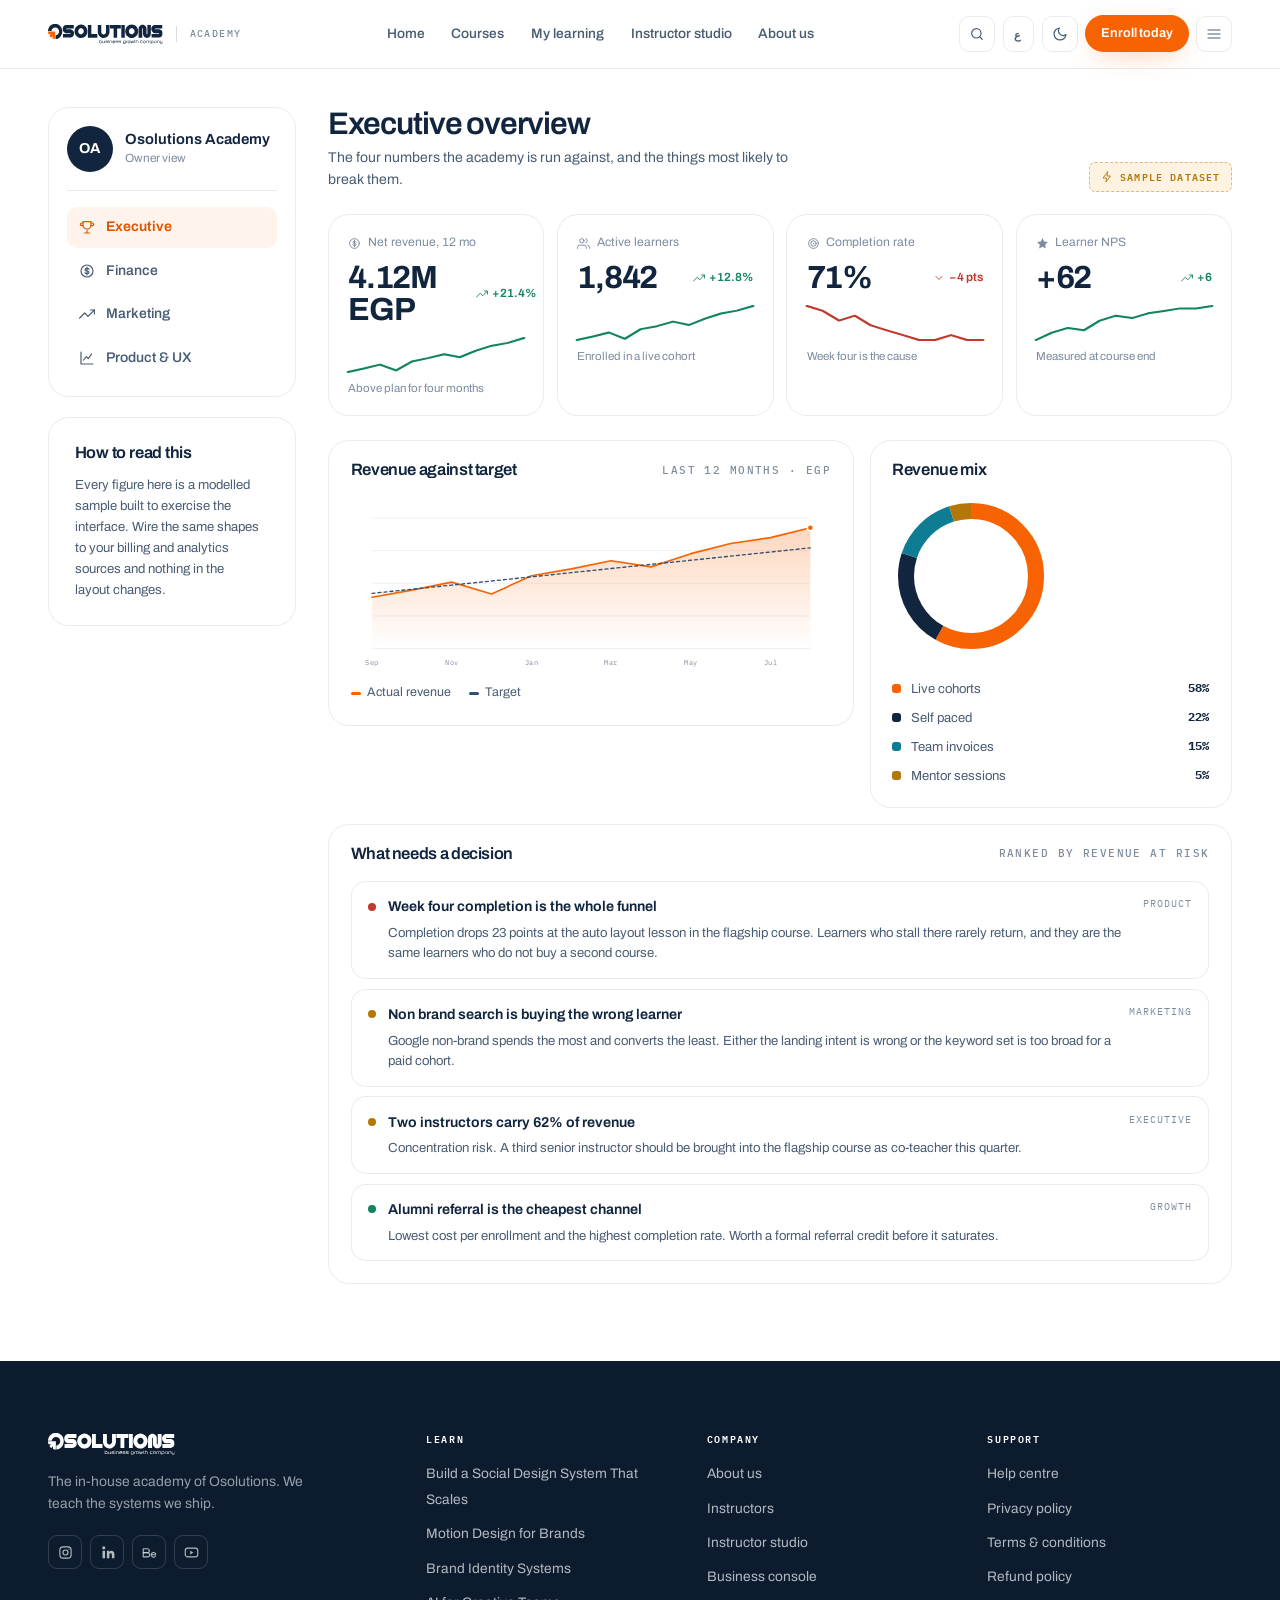
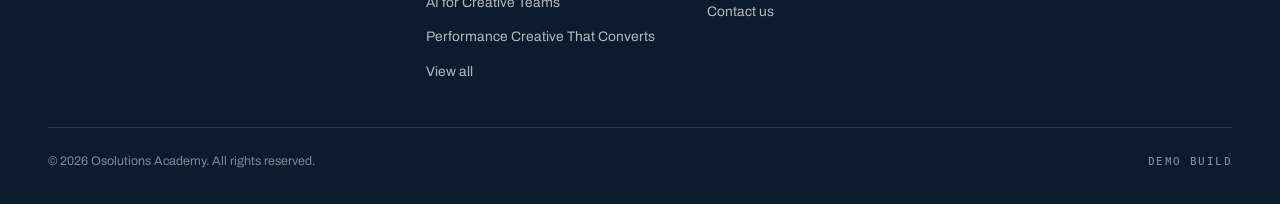
<file: console.html>
<!DOCTYPE html>
<html lang="en" dir="ltr" data-theme="light">
<head>
<meta charset="UTF-8">
<meta name="viewport" content="width=device-width, initial-scale=1">
<title>Business console — Osolutions Academy</title>
<meta name="description" content="Executive, finance, marketing and product views for Osolutions Academy: revenue, unit economics, acquisition channels and course health.">
<meta name="robots" content="noindex,nofollow">
<link rel="icon" type="image/svg+xml" href="assets/img/favicon.svg">
<link rel="manifest" href="manifest.webmanifest">
<link rel="apple-touch-icon" href="assets/img/icon-192.png">
<meta name="apple-mobile-web-app-title" content="OSO Academy">
<link rel="preconnect" href="https://fonts.googleapis.com">
<link rel="preconnect" href="https://fonts.gstatic.com" crossorigin>
<link href="https://fonts.googleapis.com/css2?family=Archivo:wdth,wght@100..125,300..800&family=IBM+Plex+Mono:wght@400;500;600&family=IBM+Plex+Sans+Arabic:wght@400;500;600;700&display=swap" rel="stylesheet">
<link rel="stylesheet" href="assets/css/main.css">
<link rel="stylesheet" href="assets/css/pages.css">
<link rel="stylesheet" href="assets/css/motion.css">
<link rel="stylesheet" href="assets/css/console.css">
<link rel="stylesheet" href="assets/css/fixes.css">
</head>
<body>

<header data-app-header></header>

<main class="shell shell--wide app">
  <h1 class="sr-only" data-page-h1></h1>

  <aside class="side">
    <div class="card card--pad" style="padding:1.1rem">
      <div class="side__who" data-who></div>
      <nav class="side__nav" data-nav style="margin-top:1rem"></nav>
    </div>
    <div class="card card--pad" style="display:flex;flex-direction:column;gap:.75rem" data-side-note></div>
  </aside>

  <div>
    <!-- EXECUTIVE -->
    <section class="pane is-on" data-pane="exec">
      <div class="cnsl-head">
        <div>
          <h2 data-x-h></h2>
          <p data-x-p></p>
        </div>
        <span class="demo-chip" data-demo-chip></span>
      </div>
      <div class="kpis" data-x-kpis></div>
      <div class="cols" style="margin-top:1rem">
        <div class="card panel">
          <div class="panel__head"><h3 data-x-revH></h3><span class="mono" data-x-revSub></span></div>
          <div data-x-revChart></div>
          <div class="legend" data-x-revLegend></div>
        </div>
        <div class="card panel">
          <div class="panel__head"><h3 data-x-mixH></h3></div>
          <div class="donut" data-x-mix></div>
        </div>
      </div>
      <div class="card panel" style="margin-top:1rem">
        <div class="panel__head"><h3 data-x-watchH></h3><span class="mono" data-x-watchSub></span></div>
        <div class="watch" data-x-watch></div>
      </div>
    </section>

    <!-- FINANCE -->
    <section class="pane" data-pane="fin">
      <div class="cnsl-head">
        <div><h2 data-f-h></h2><p data-f-p></p></div>
        <span class="demo-chip" data-demo-chip></span>
      </div>
      <div class="kpis" data-f-kpis></div>
      <div class="cols" style="margin-top:1rem">
        <div class="card panel">
          <div class="panel__head"><h3 data-f-plH></h3><span class="mono" data-f-plSub></span></div>
          <div style="overflow-x:auto"><table class="pl" data-f-pl></table></div>
        </div>
        <div class="card panel">
          <div class="panel__head"><h3 data-f-ueH></h3></div>
          <div class="ue" data-f-ue></div>
          <div class="note-box" data-f-ueNote></div>
        </div>
      </div>
      <div class="card panel" style="margin-top:1rem">
        <div class="panel__head"><h3 data-f-cashH></h3><span class="mono" data-f-cashSub></span></div>
        <div data-f-cashChart></div>
        <div class="legend" data-f-cashLegend></div>
      </div>
    </section>

    <!-- MARKETING -->
    <section class="pane" data-pane="mkt">
      <div class="cnsl-head">
        <div><h2 data-m-h></h2><p data-m-p></p></div>
        <span class="demo-chip" data-demo-chip></span>
      </div>
      <div class="kpis" data-m-kpis></div>
      <div class="cols" style="margin-top:1rem">
        <div class="card panel">
          <div class="panel__head"><h3 data-m-fnlH></h3><span class="mono" data-m-fnlSub></span></div>
          <div class="fnl" data-m-fnl></div>
        </div>
        <div class="card panel">
          <div class="panel__head"><h3 data-m-srcH></h3></div>
          <div class="donut" data-m-src></div>
        </div>
      </div>
      <div class="card panel" style="margin-top:1rem">
        <div class="panel__head"><h3 data-m-chH></h3><span class="mono" data-m-chSub></span></div>
        <div class="tbl-wrap" style="border:0"><table class="tbl roas" data-m-ch></table></div>
      </div>
    </section>

    <!-- PRODUCT / UX -->
    <section class="pane" data-pane="prod">
      <div class="cnsl-head">
        <div><h2 data-p-h></h2><p data-p-p></p></div>
        <span class="demo-chip" data-demo-chip></span>
      </div>
      <div class="kpis" data-p-kpis></div>
      <div class="card panel" style="margin-top:1rem">
        <div class="panel__head"><h3 data-p-hlthH></h3><span class="mono" data-p-hlthSub></span></div>
        <div class="tbl-wrap" style="border:0"><table class="tbl" data-p-hlth></table></div>
      </div>
      <div class="cols" style="margin-top:1rem">
        <div class="card panel">
          <div class="panel__head"><h3 data-p-dropH></h3></div>
          <div data-p-dropChart></div>
          <div class="note-box" data-p-dropNote></div>
        </div>
        <div class="card panel">
          <div class="panel__head"><h3 data-p-uxH></h3></div>
          <div class="watch" data-p-ux></div>
        </div>
      </div>
    </section>
  </div>

</main>

<footer data-app-footer></footer>

<script src="assets/js/i18n.js"></script>
<script src="assets/js/data.js"></script>
<script src="assets/js/motion.js"></script>
<script src="assets/js/seo.js"></script>
<script src="assets/js/cro.js"></script>
<script src="assets/js/app.js"></script>
<script src="assets/js/console.js"></script>
</body>
</html>
</file>
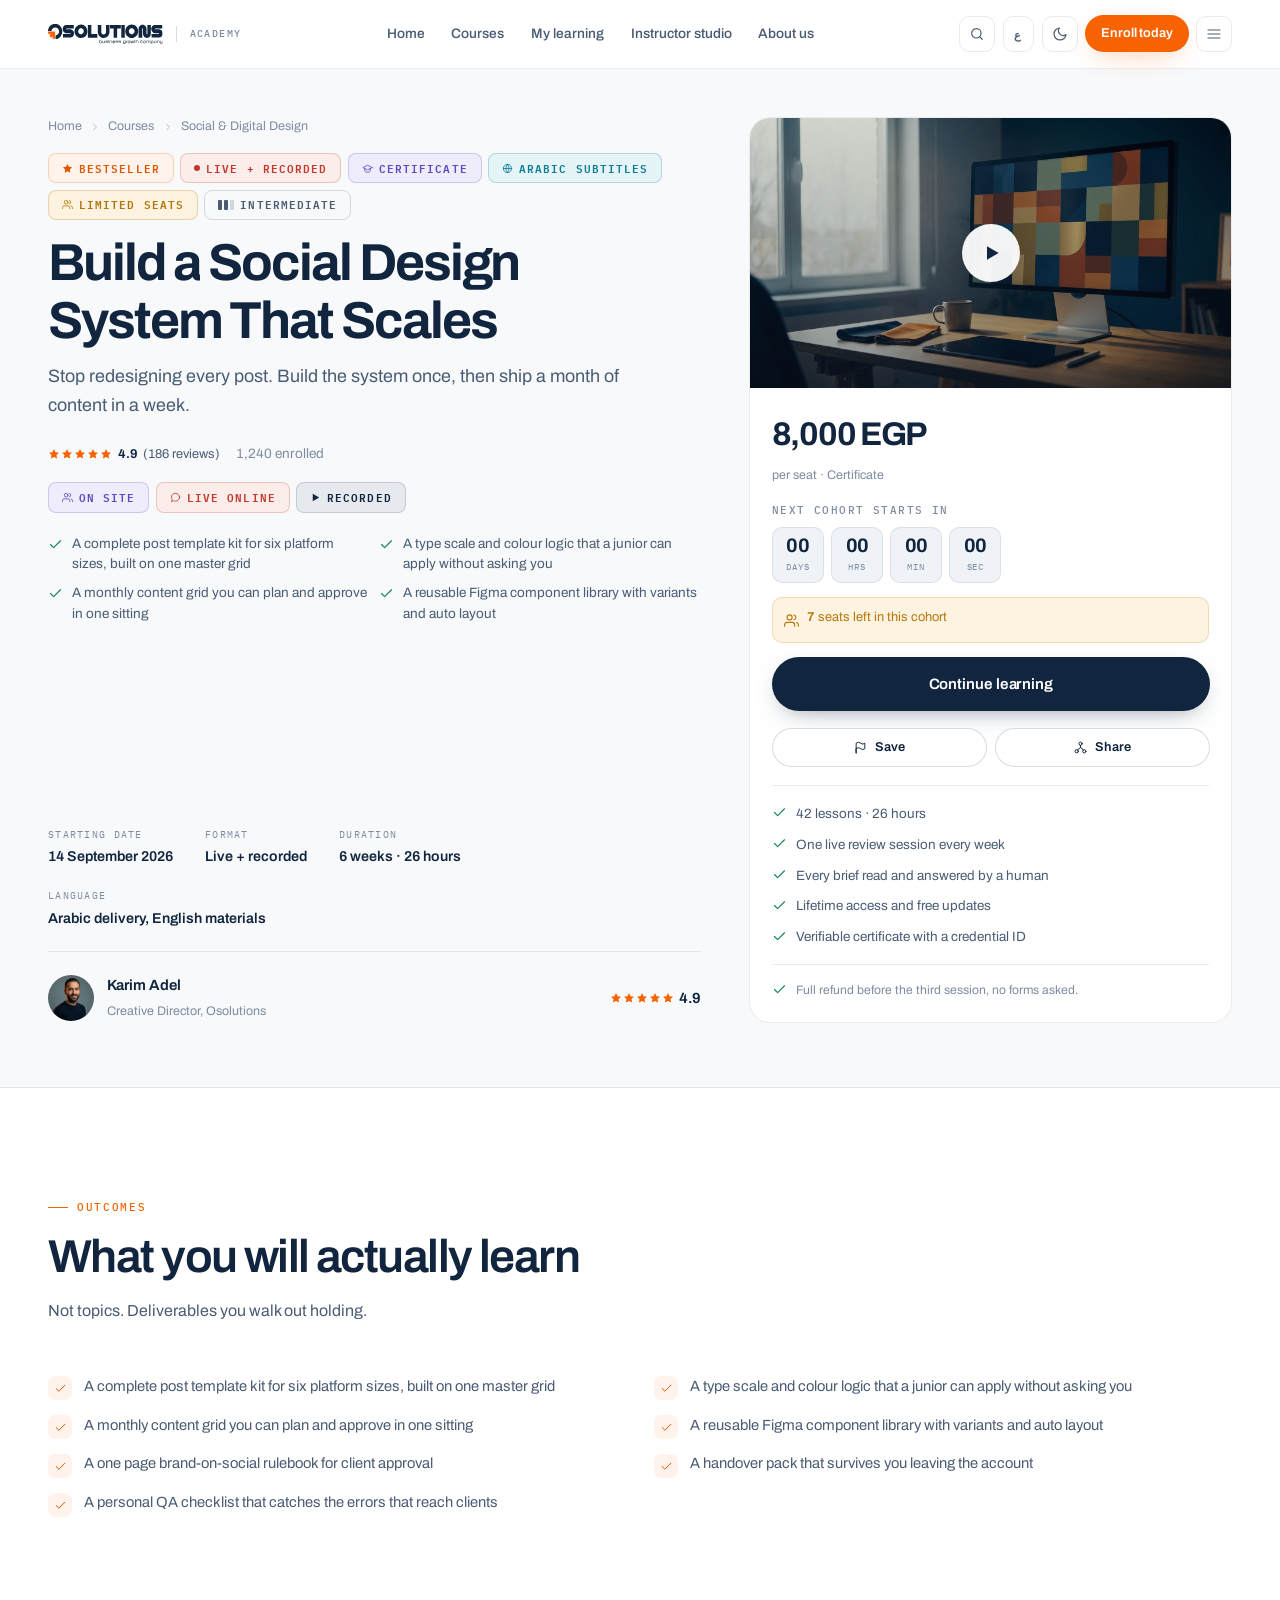
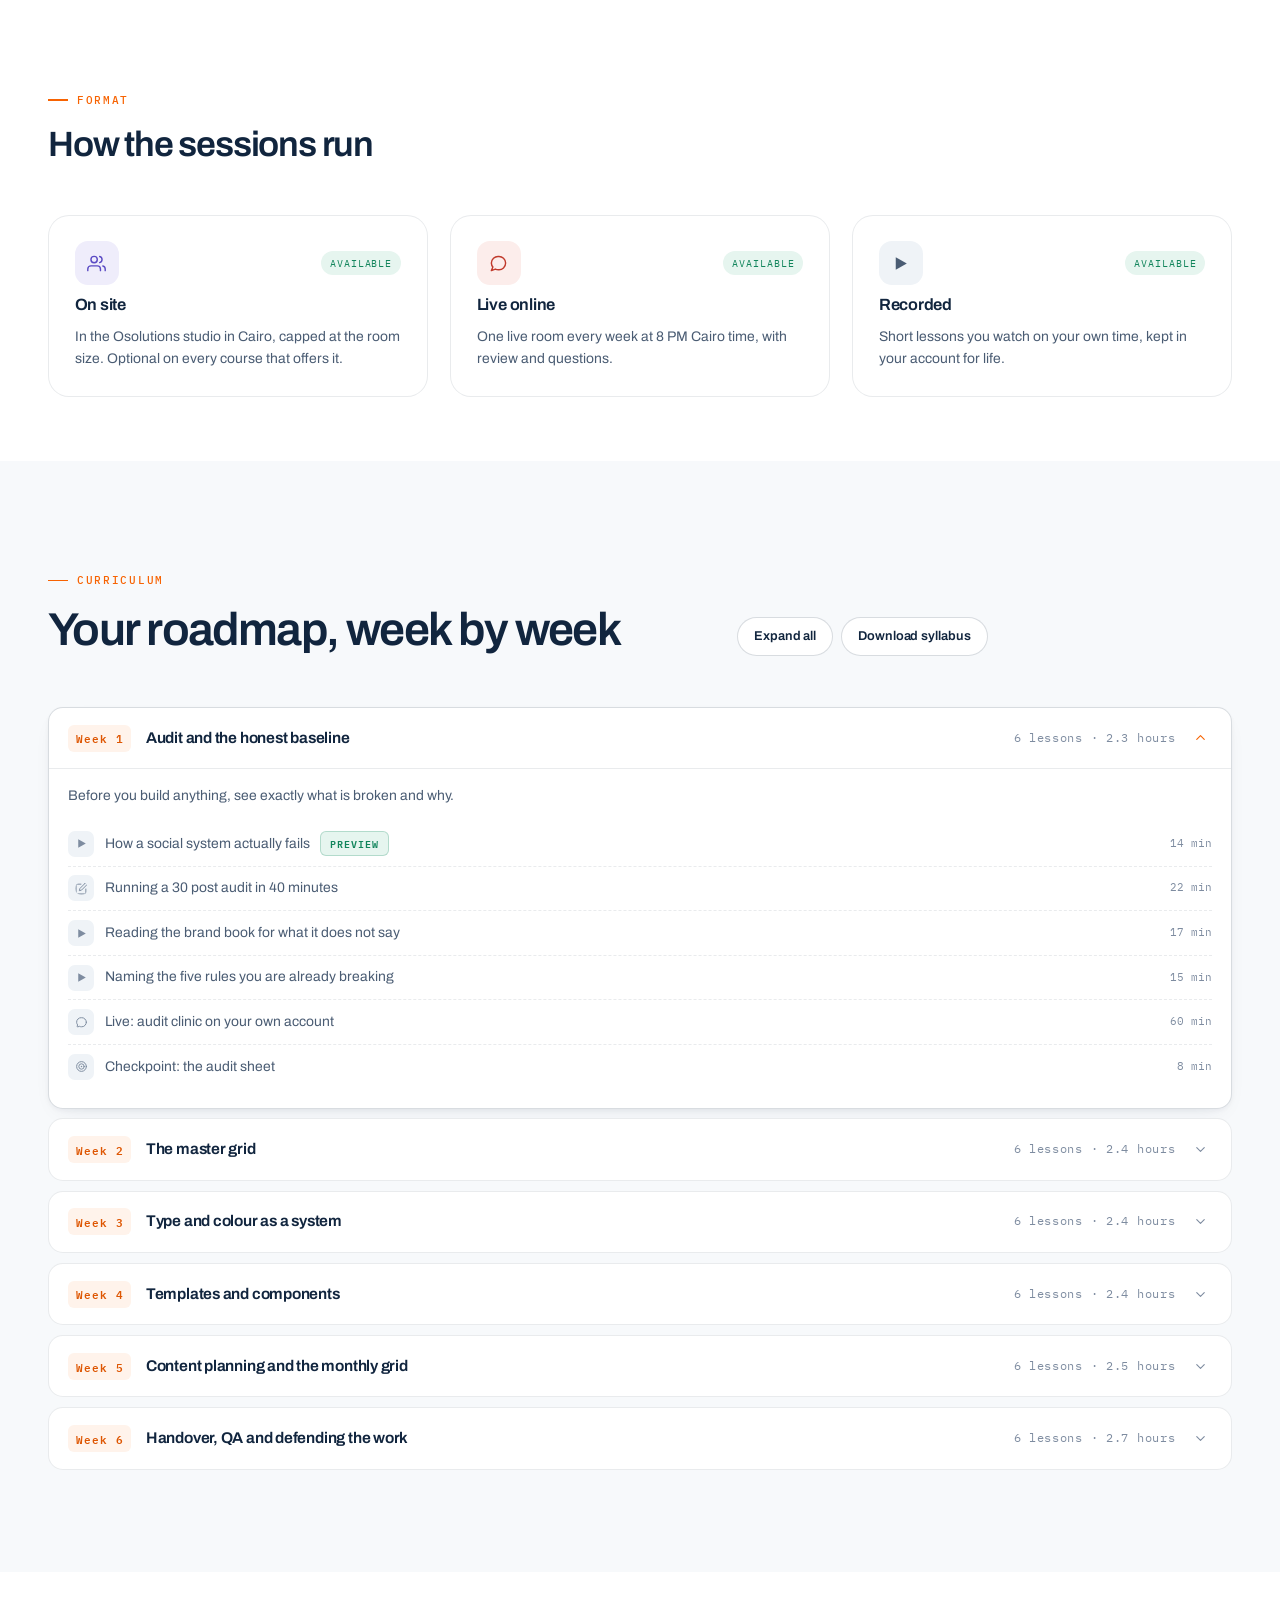
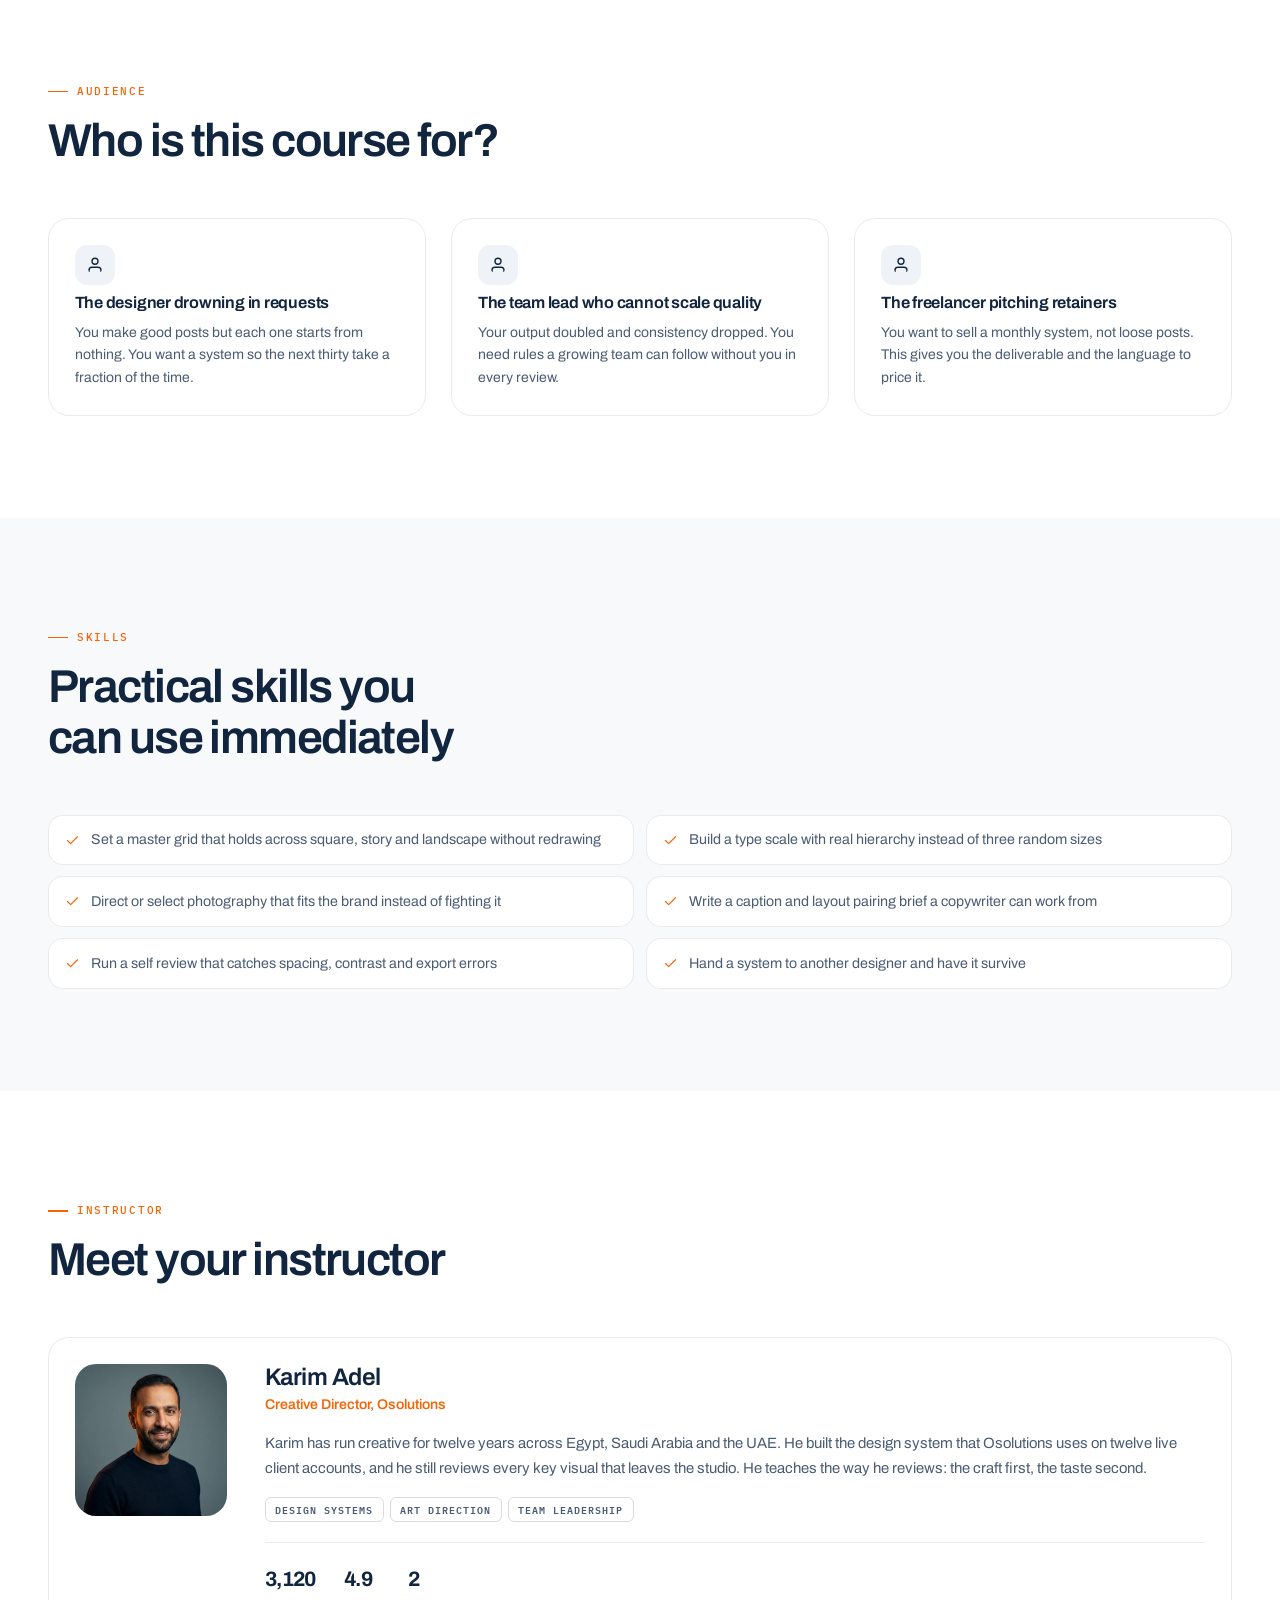
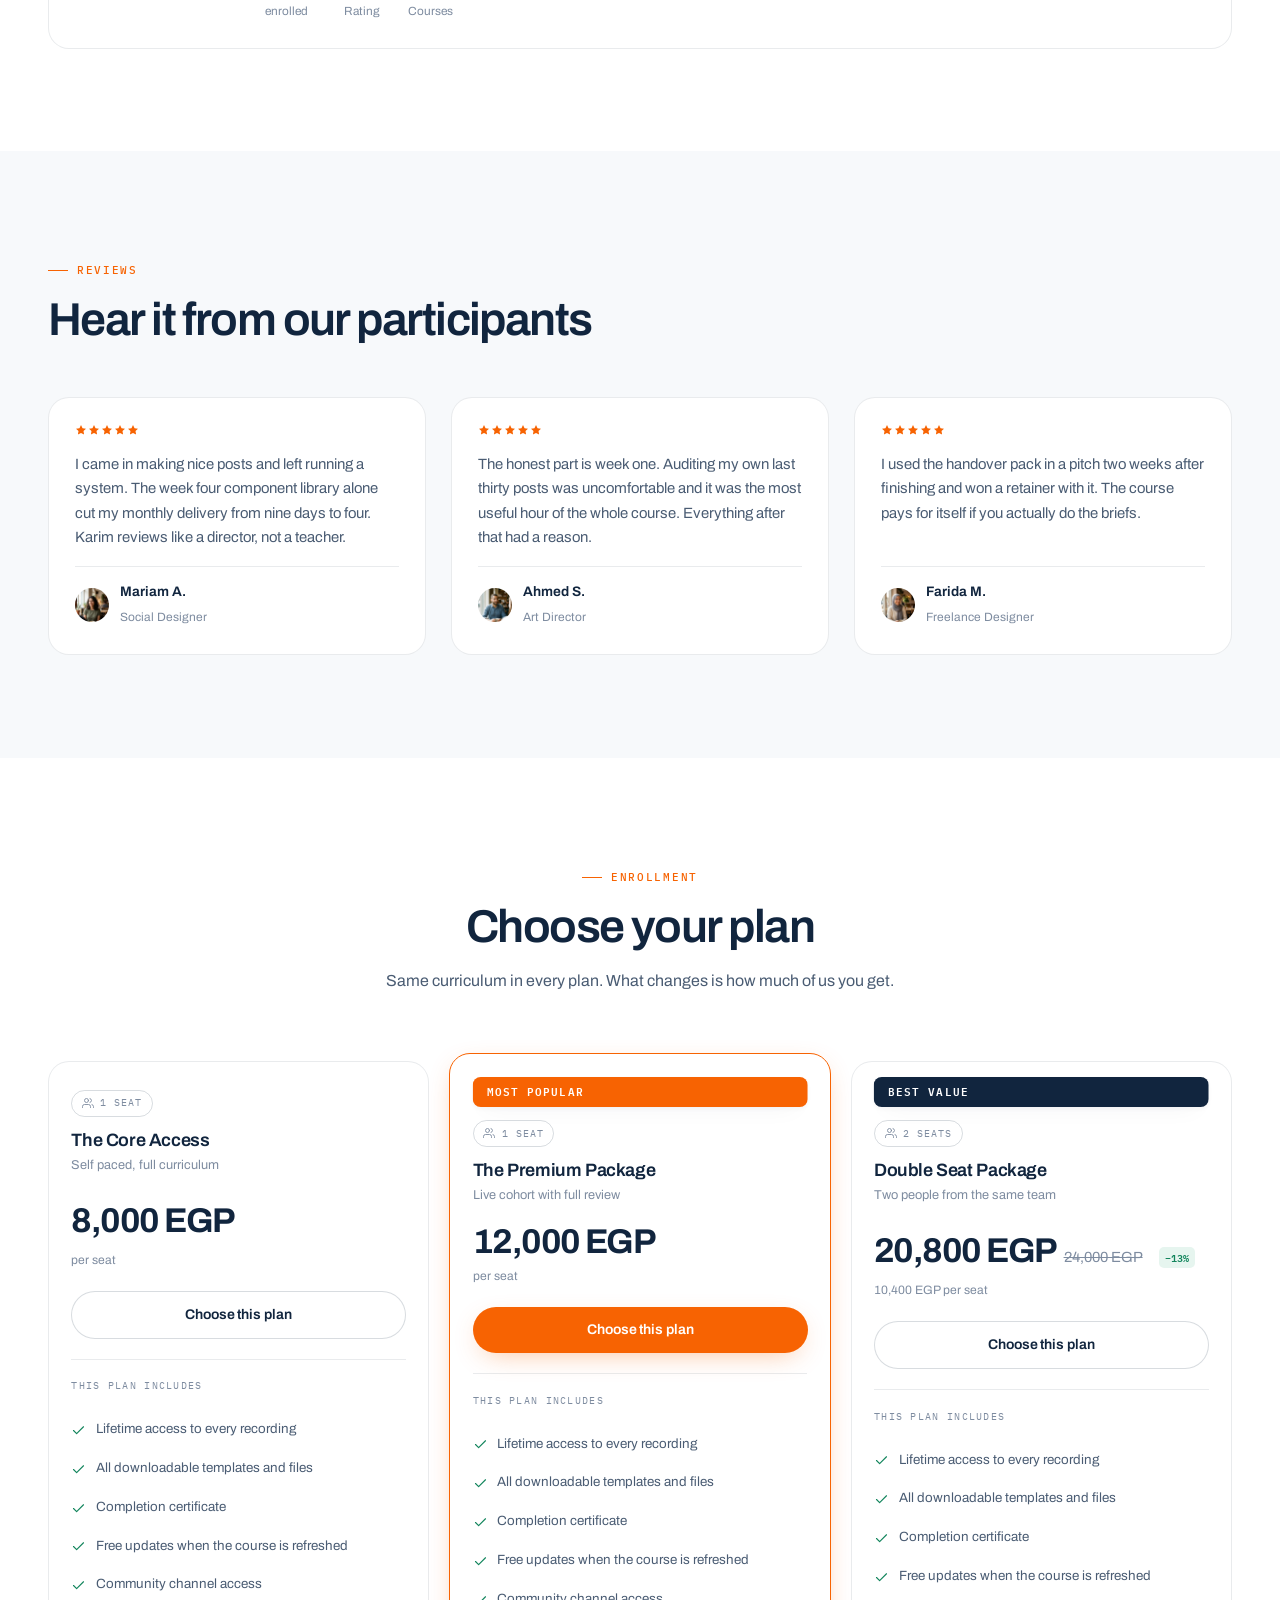
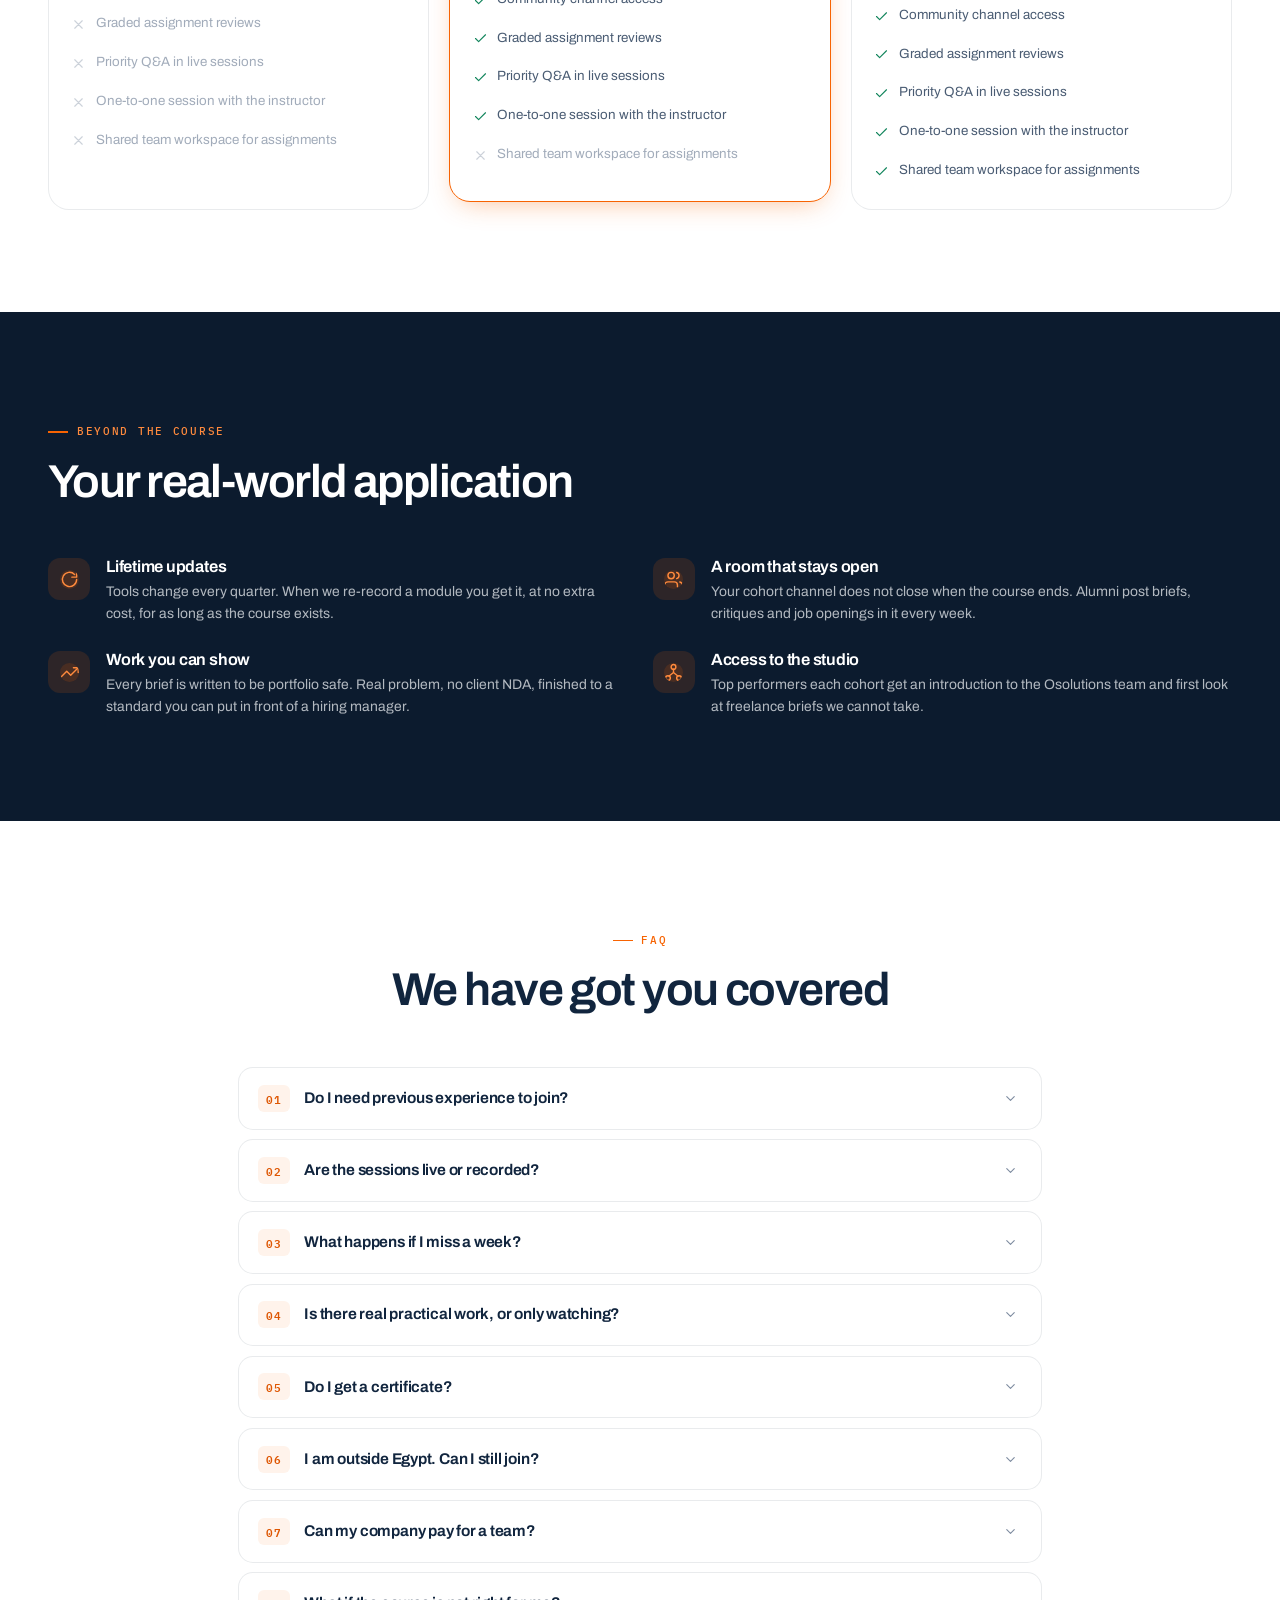
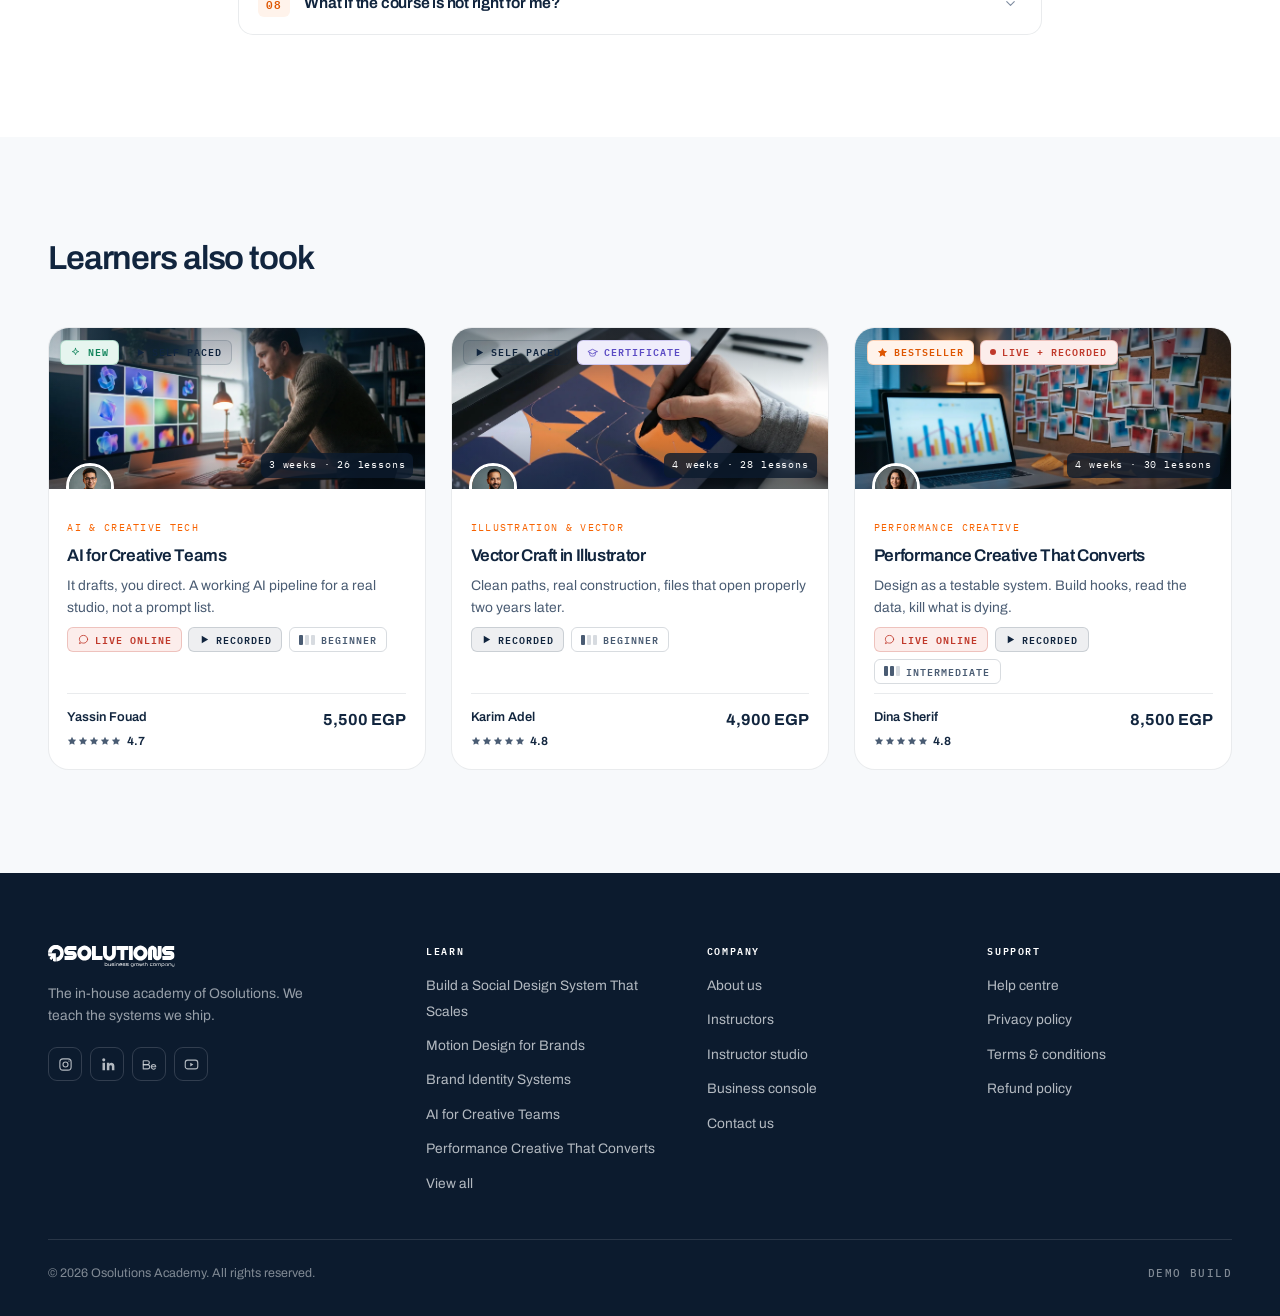
<file: course.html>
<!DOCTYPE html>
<html lang="en" dir="ltr" data-theme="light">
<head>
<meta charset="UTF-8">
<meta name="viewport" content="width=device-width, initial-scale=1">
<title>Course — Osolutions Academy</title>
<meta name="description" content="Course details, curriculum, instructor, pricing plans and FAQ.">
<link rel="icon" type="image/svg+xml" href="assets/img/favicon.svg">
<link rel="manifest" href="manifest.webmanifest">
<link rel="apple-touch-icon" href="assets/img/icon-192.png">
<meta name="apple-mobile-web-app-title" content="OSO Academy">
<link rel="preconnect" href="https://fonts.googleapis.com">
<link rel="preconnect" href="https://fonts.gstatic.com" crossorigin>
<link href="https://fonts.googleapis.com/css2?family=Archivo:wdth,wght@100..125,300..800&family=IBM+Plex+Mono:wght@400;500;600&family=IBM+Plex+Sans+Arabic:wght@400;500;600;700&display=swap" rel="stylesheet">
<link rel="stylesheet" href="assets/css/main.css">
<link rel="stylesheet" href="assets/css/pages.css">
<link rel="stylesheet" href="assets/css/motion.css">
<link rel="stylesheet" href="assets/css/fixes.css">
</head>
<body>

<header data-app-header></header>

<main data-course-root>

  <!-- HERO -->
  <section class="chero">
    <div class="shell shell--wide chero__in">
      <div class="chero__left">
        <nav class="crumbs">
          <a href="index.html" data-i18n="nav.home"></a>
          <svg class="ico" viewBox="0 0 24 24" fill="none" stroke="currentColor" stroke-width="2" stroke-linecap="round"><path d="M9 18l6-6-6-6"/></svg>
          <a href="courses.html" data-i18n="nav.courses"></a>
          <svg class="ico" viewBox="0 0 24 24" fill="none" stroke="currentColor" stroke-width="2" stroke-linecap="round"><path d="M9 18l6-6-6-6"/></svg>
          <span data-c-cat></span>
        </nav>
        <div class="badge-row" data-c-badges></div>
        <h1 data-c-title data-split></h1>
        <p class="lede" data-c-tagline></p>
        <div style="display:flex;align-items:center;gap:1rem;flex-wrap:wrap;margin-top:1.4rem">
          <span class="rating" data-c-rating></span>
          <span style="font-size:.85rem;color:var(--text-3)" data-c-enrolled></span>
        </div>
        <div class="chero__ses" data-c-ses></div>
        <ul class="chero__quick" data-c-quick></ul>
        <div class="chero__pad">
          <dl class="chero__meta" data-c-meta></dl>
          <div class="chero__by" data-c-by></div>
        </div>
      </div>

      <aside>
        <div class="card buy" data-c-buy></div>
      </aside>
    </div>
  </section>

  <!-- OUTCOMES -->
  <section class="section">
    <div class="shell shell--wide">
      <div class="sec-head rv">
        <span class="sec-head__tag" data-i18n="crs.learnTag"></span>
        <h2 data-i18n="crs.learnH"></h2>
        <p data-i18n="crs.learnP"></p>
      </div>
      <ul class="outcomes rv" data-c-outcomes></ul>
    </div>
  </section>

  <!-- SESSION TYPES -->
  <section class="section section--tight">
    <div class="shell shell--wide">
      <div class="sec-head rv">
        <span class="sec-head__tag" data-i18n="crs.format"></span>
        <h2 style="font-size:clamp(1.5rem,2.8vw,2.2rem)" data-i18n="ses.title"></h2>
      </div>
      <div class="ses-grid" data-c-sessions data-stagger></div>
    </div>
  </section>

  <!-- CURRICULUM -->
  <section class="section section--tint">
    <div class="shell shell--wide">
      <div class="sec-head sec-head--split rv">
        <div>
          <span class="sec-head__tag" data-i18n="crs.roadTag"></span>
          <h2 data-i18n="crs.roadH"></h2>
        </div>
        <div style="display:flex;gap:.5rem;flex-wrap:wrap">
          <button class="btn btn--ghost btn--sm" data-expand data-i18n="crs.expandAll"></button>
          <button class="btn btn--ghost btn--sm" data-syllabus data-i18n="crs.syllabus"></button>
        </div>
      </div>
      <div data-c-curriculum></div>
    </div>
  </section>

  <!-- WHO -->
  <section class="section">
    <div class="shell shell--wide">
      <div class="sec-head rv">
        <span class="sec-head__tag" data-i18n="crs.whoTag"></span>
        <h2 data-i18n="crs.whoH"></h2>
      </div>
      <div class="grid grid--3" data-c-who></div>
    </div>
  </section>

  <!-- SKILLS -->
  <section class="section section--tint">
    <div class="shell shell--wide">
      <div class="sec-head rv">
        <span class="sec-head__tag" data-i18n="crs.skillTag"></span>
        <h2 data-i18n="crs.skillH"></h2>
      </div>
      <ul class="skills rv" data-c-skills></ul>
    </div>
  </section>

  <!-- INSTRUCTOR -->
  <section class="section">
    <div class="shell shell--wide">
      <div class="sec-head rv">
        <span class="sec-head__tag" data-i18n="crs.instTag"></span>
        <h2 data-i18n="crs.instH"></h2>
      </div>
      <div class="card card--pad rv" data-c-instructor></div>
    </div>
  </section>

  <!-- REVIEWS -->
  <section class="section section--tint">
    <div class="shell shell--wide">
      <div class="sec-head rv">
        <span class="sec-head__tag" data-i18n="crs.revTag"></span>
        <h2 data-i18n="crs.revH"></h2>
      </div>
      <div class="grid grid--3" data-c-reviews></div>
    </div>
  </section>

  <!-- PLANS -->
  <section class="section" id="plans">
    <div class="shell shell--wide">
      <div class="sec-head sec-head--center rv">
        <span class="sec-head__tag" data-i18n="crs.planTag"></span>
        <h2 data-i18n="crs.planH"></h2>
        <p style="margin-inline:auto" data-i18n="crs.planP"></p>
      </div>
      <div class="plans" data-c-plans></div>
    </div>
  </section>

  <!-- VALUE -->
  <section class="section section--ink">
    <div class="shell shell--wide">
      <div class="sec-head rv">
        <span class="sec-head__tag" style="color:var(--orange-400)" data-i18n="crs.valueTag"></span>
        <h2 data-i18n="crs.valueH"></h2>
      </div>
      <div class="grid grid--2" data-c-value></div>
    </div>
  </section>

  <!-- FAQ -->
  <section class="section">
    <div class="shell" style="max-width:900px">
      <div class="sec-head sec-head--center rv">
        <span class="sec-head__tag" data-i18n="crs.faqTag"></span>
        <h2 data-i18n="crs.faqH"></h2>
      </div>
      <div class="rv" data-c-faq></div>
    </div>
  </section>

  <!-- RELATED -->
  <section class="section section--tint">
    <div class="shell shell--wide">
      <div class="sec-head rv"><h2 style="font-size:clamp(1.5rem,2.6vw,2.1rem)" data-i18n="crs.related"></h2></div>
      <div class="grid grid--3" data-c-related></div>
    </div>
  </section>

</main>

<div class="buybar" data-buybar></div>

<footer data-app-footer></footer>

<script src="assets/js/i18n.js"></script>
<script src="assets/js/data.js"></script>
<script src="assets/js/motion.js"></script>
<script src="assets/js/seo.js"></script>
<script src="assets/js/cro.js"></script>
<script src="assets/js/app.js"></script>
<script src="assets/js/course.js"></script>
</body>
</html>
</file>
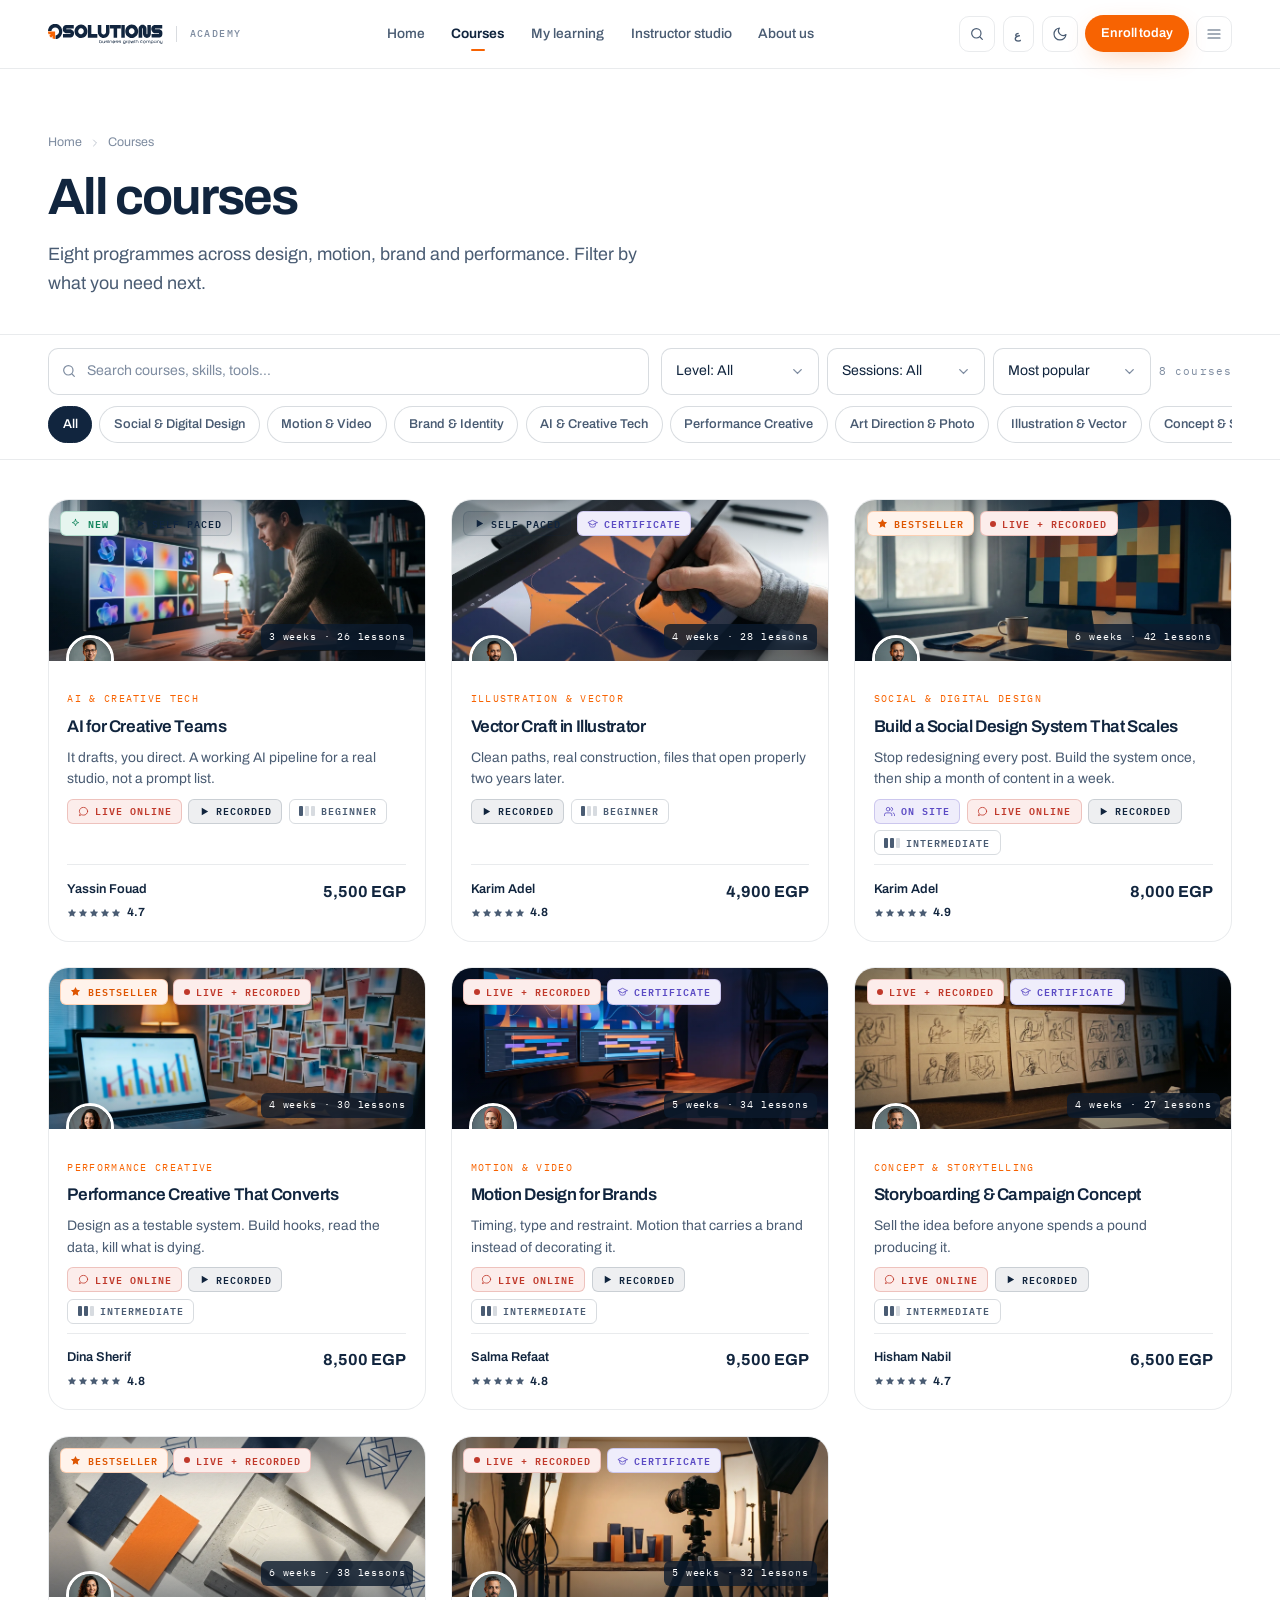
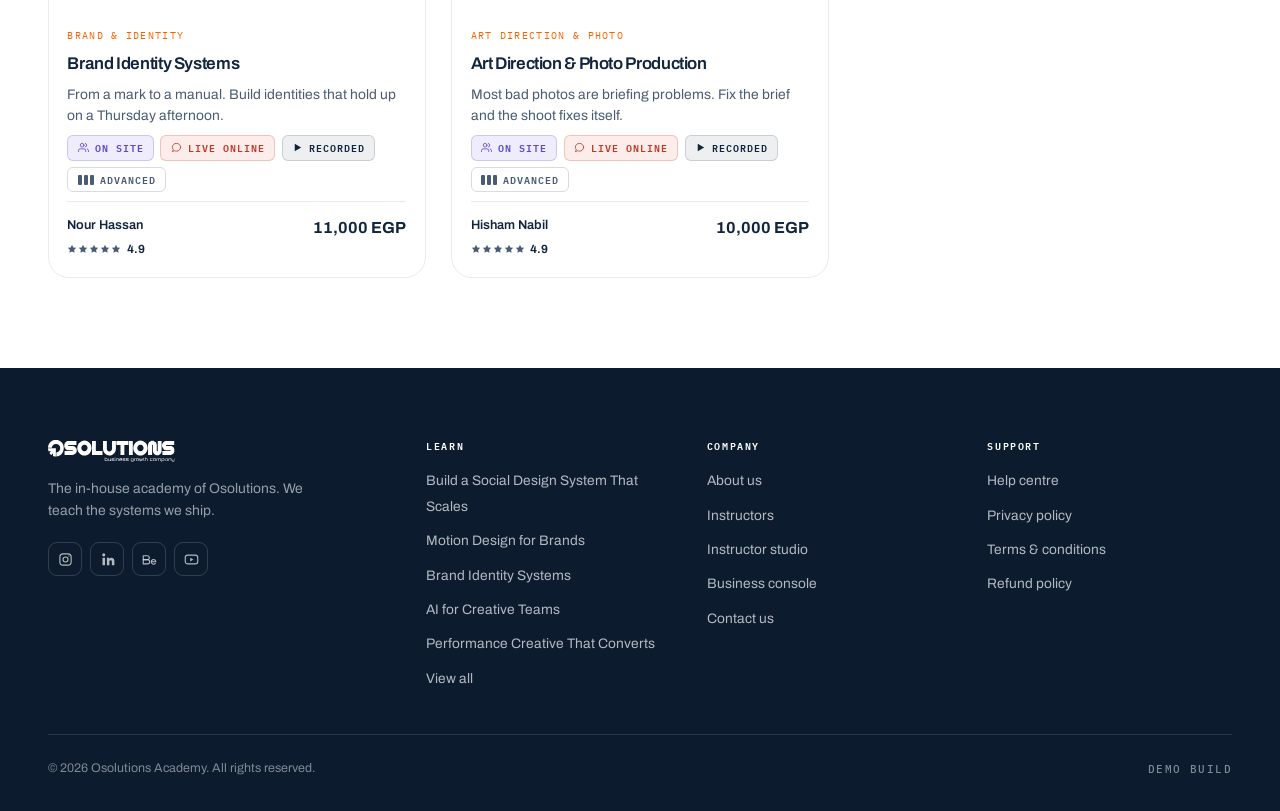
<file: courses.html>
<!DOCTYPE html>
<html lang="en" dir="ltr" data-theme="light">
<head>
<meta charset="UTF-8">
<meta name="viewport" content="width=device-width, initial-scale=1">
<title>All courses — Osolutions Academy</title>
<meta name="description" content="Eight programmes across social design, motion, brand identity, AI workflows, performance creative, art direction, vector craft and concept.">
<link rel="icon" type="image/svg+xml" href="assets/img/favicon.svg">
<link rel="manifest" href="manifest.webmanifest">
<link rel="apple-touch-icon" href="assets/img/icon-192.png">
<meta name="apple-mobile-web-app-title" content="OSO Academy">
<link rel="preconnect" href="https://fonts.googleapis.com">
<link rel="preconnect" href="https://fonts.gstatic.com" crossorigin>
<link href="https://fonts.googleapis.com/css2?family=Archivo:wdth,wght@100..125,300..800&family=IBM+Plex+Mono:wght@400;500;600&family=IBM+Plex+Sans+Arabic:wght@400;500;600;700&display=swap" rel="stylesheet">
<link rel="stylesheet" href="assets/css/main.css">
<link rel="stylesheet" href="assets/css/pages.css">
<link rel="stylesheet" href="assets/css/motion.css">
<link rel="stylesheet" href="assets/css/fixes.css">
</head>
<body>

<header data-app-header></header>

<main>
  <section class="page-head">
    <div class="shell shell--wide">
      <nav class="crumbs">
        <a href="index.html" data-i18n="nav.home"></a>
        <svg viewBox="0 0 24 24" fill="none" stroke="currentColor" stroke-width="2" stroke-linecap="round"><path d="M9 18l6-6-6-6"/></svg>
        <span data-i18n="nav.courses"></span>
      </nav>
      <h1 style="font-size:clamp(2rem,4.4vw,3.2rem)" data-i18n="cat.title"></h1>
      <p class="lede" style="margin-top:.9rem" data-i18n="cat.sub"></p>
    </div>
  </section>

  <div class="filters">
    <div class="shell shell--wide">
      <div class="filters__in">
        <label class="filters__search">
          <svg viewBox="0 0 24 24" fill="none" stroke="currentColor" stroke-width="1.8" stroke-linecap="round"><circle cx="11" cy="11" r="7"/><path d="M20 20l-3.5-3.5"/></svg>
          <input class="input" type="search" data-search data-i18n-ph="cat.search">
        </label>
        <div class="filters__row">
          <select class="select" data-level></select>
          <select class="select" data-ses></select>
          <select class="select" data-sort></select>
          <span class="filters__count" data-count-out></span>
        </div>
      </div>
      <div class="chips-scroll" style="margin-top:.7rem" data-cats></div>
    </div>
  </div>

  <section style="padding-bottom:clamp(3.5rem,7vw,6rem)">
    <div class="shell shell--wide">
      <div class="grid grid--3" data-results></div>
      <div class="empty" data-empty hidden>
        <span class="ico"><svg viewBox="0 0 24 24" fill="none" stroke="currentColor" stroke-width="1.6" stroke-linecap="round"><circle cx="11" cy="11" r="7"/><path d="M20 20l-3.5-3.5"/></svg></span>
        <h3 data-i18n="cat.none"></h3>
        <button class="btn btn--ghost btn--sm" style="margin-top:1.1rem" data-reset data-i18n="cat.reset"></button>
      </div>
    </div>
  </section>
</main>

<footer data-app-footer></footer>

<script src="assets/js/i18n.js"></script>
<script src="assets/js/data.js"></script>
<script src="assets/js/motion.js"></script>
<script src="assets/js/seo.js"></script>
<script src="assets/js/cro.js"></script>
<script src="assets/js/app.js"></script>
<script src="assets/js/catalog.js"></script>
</body>
</html>
</file>
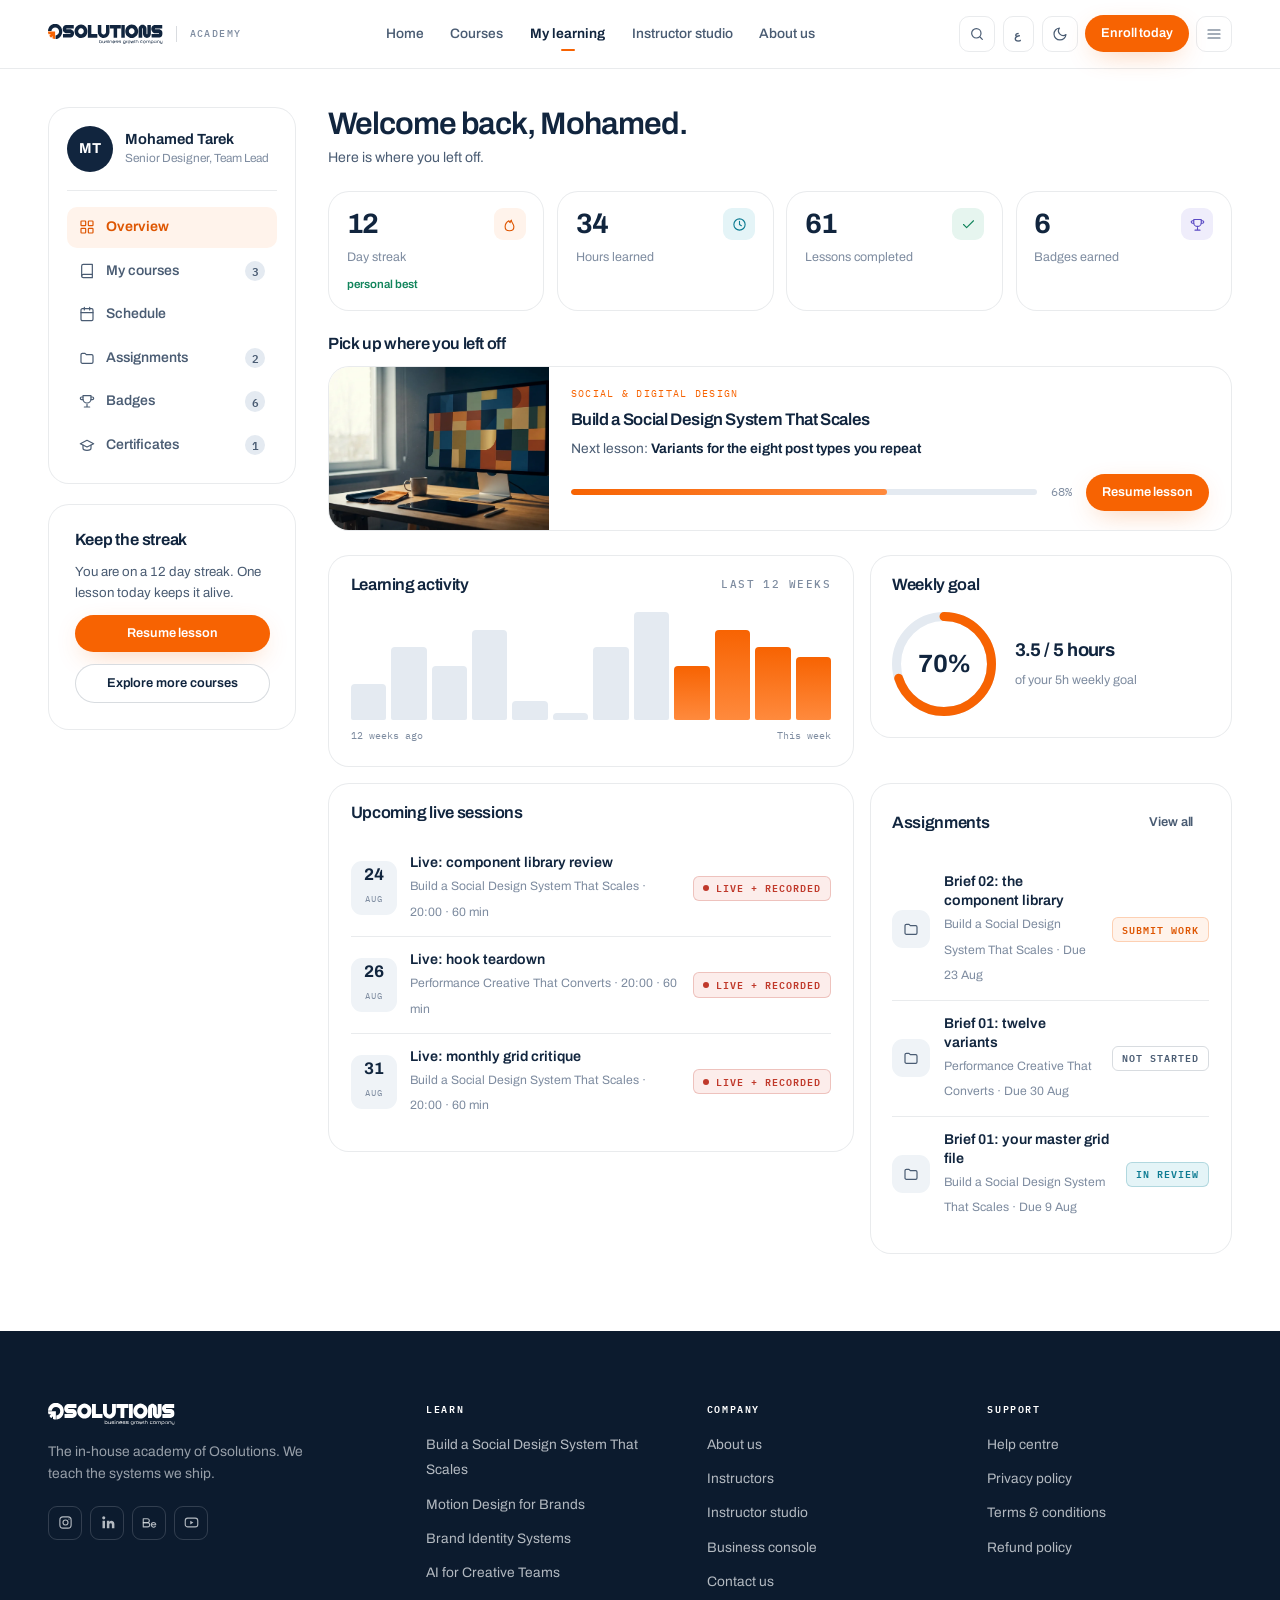
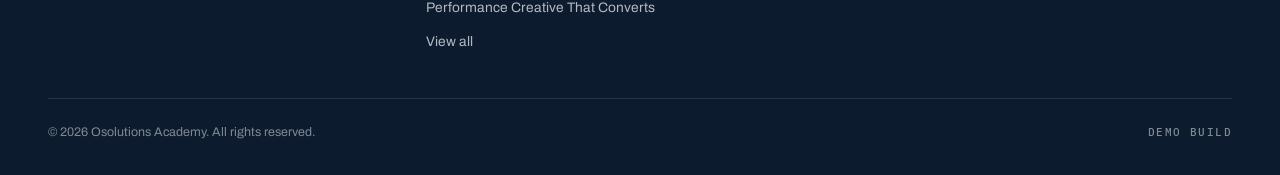
<file: dashboard.html>
<!DOCTYPE html>
<html lang="en" dir="ltr" data-theme="light">
<head>
<meta charset="UTF-8">
<meta name="viewport" content="width=device-width, initial-scale=1">
<title>My learning — Osolutions Academy</title>
<meta name="description" content="Your courses, progress, live sessions, assignments, badges and certificates.">
<link rel="icon" type="image/svg+xml" href="assets/img/favicon.svg">
<link rel="manifest" href="manifest.webmanifest">
<link rel="apple-touch-icon" href="assets/img/icon-192.png">
<meta name="apple-mobile-web-app-title" content="OSO Academy">
<link rel="preconnect" href="https://fonts.googleapis.com">
<link rel="preconnect" href="https://fonts.gstatic.com" crossorigin>
<link href="https://fonts.googleapis.com/css2?family=Archivo:wdth,wght@100..125,300..800&family=IBM+Plex+Mono:wght@400;500;600&family=IBM+Plex+Sans+Arabic:wght@400;500;600;700&display=swap" rel="stylesheet">
<link rel="stylesheet" href="assets/css/main.css">
<link rel="stylesheet" href="assets/css/pages.css">
<link rel="stylesheet" href="assets/css/motion.css">
<link rel="stylesheet" href="assets/css/fixes.css">
</head>
<body>

<header data-app-header></header>

<main class="shell shell--wide app">
  <h1 class="sr-only" data-page-h1></h1>

  <aside class="side">
    <div class="card card--pad" style="padding:1.1rem">
      <div class="side__who" data-who></div>
      <nav class="side__nav" data-nav style="margin-top:1rem"></nav>
    </div>
    <div class="card card--pad" data-side-cta style="display:flex;flex-direction:column;gap:.75rem"></div>
  </aside>

  <div>
    <!-- OVERVIEW -->
    <section class="pane is-on" data-pane="overview">
      <div class="pane__head">
        <div>
          <h2 data-ov-hi></h2>
          <p data-i18n="dash.sub"></p>
        </div>
      </div>
      <div class="kpis" data-ov-kpis></div>
      <h3 style="font-size:1.02rem;margin-bottom:.8rem" data-i18n="dash.continue"></h3>
      <div data-ov-continue style="margin-bottom:1.5rem"></div>
      <div class="cols">
        <div class="card panel">
          <div class="panel__head">
            <h3 data-i18n="dash.activity"></h3>
            <span class="mono" data-i18n="dash.last12"></span>
          </div>
          <div class="spark" data-ov-spark></div>
          <div class="spark-x" data-ov-sparkx></div>
        </div>
        <div class="card panel">
          <div class="panel__head"><h3 data-i18n="dash.weekGoal"></h3></div>
          <div class="goal" data-ov-goal></div>
        </div>
      </div>
      <div class="cols" style="margin-top:1rem">
        <div class="card panel">
          <div class="panel__head"><h3 data-i18n="dash.upcoming"></h3></div>
          <div data-ov-sessions></div>
        </div>
        <div class="card panel">
          <div class="panel__head">
            <h3 data-i18n="dash.assignments"></h3>
            <button class="btn btn--quiet btn--sm" data-goto="assignments" data-i18n="g.viewAll"></button>
          </div>
          <div data-ov-due></div>
        </div>
      </div>
    </section>

    <!-- COURSES -->
    <section class="pane" data-pane="courses">
      <div class="pane__head"><h2 data-i18n="dash.myCourses"></h2></div>
      <div class="grid grid--3" data-my-courses></div>
    </section>

    <!-- SCHEDULE -->
    <section class="pane" data-pane="schedule">
      <div class="pane__head"><h2 data-i18n="dash.schedule"></h2></div>
      <div class="card panel" data-schedule></div>
    </section>

    <!-- ASSIGNMENTS -->
    <section class="pane" data-pane="assignments">
      <div class="pane__head"><h2 data-i18n="dash.assignments"></h2></div>
      <div class="card panel" data-assignments></div>
    </section>

    <!-- BADGES -->
    <section class="pane" data-pane="badges">
      <div class="pane__head">
        <div>
          <h2 data-i18n="dash.badgeH"></h2>
          <p data-i18n="dash.badgeP"></p>
        </div>
      </div>
      <div class="bgrid" data-badges></div>
    </section>

    <!-- CERTIFICATES -->
    <section class="pane" data-pane="certs">
      <div class="pane__head"><h2 data-i18n="dash.certH"></h2></div>
      <div data-certs style="display:grid;gap:1rem"></div>
    </section>
  </div>

</main>

<footer data-app-footer></footer>

<script src="assets/js/i18n.js"></script>
<script src="assets/js/data.js"></script>
<script src="assets/js/motion.js"></script>
<script src="assets/js/seo.js"></script>
<script src="assets/js/cro.js"></script>
<script src="assets/js/app.js"></script>
<script src="assets/js/dashboard.js"></script>
</body>
</html>
</file>
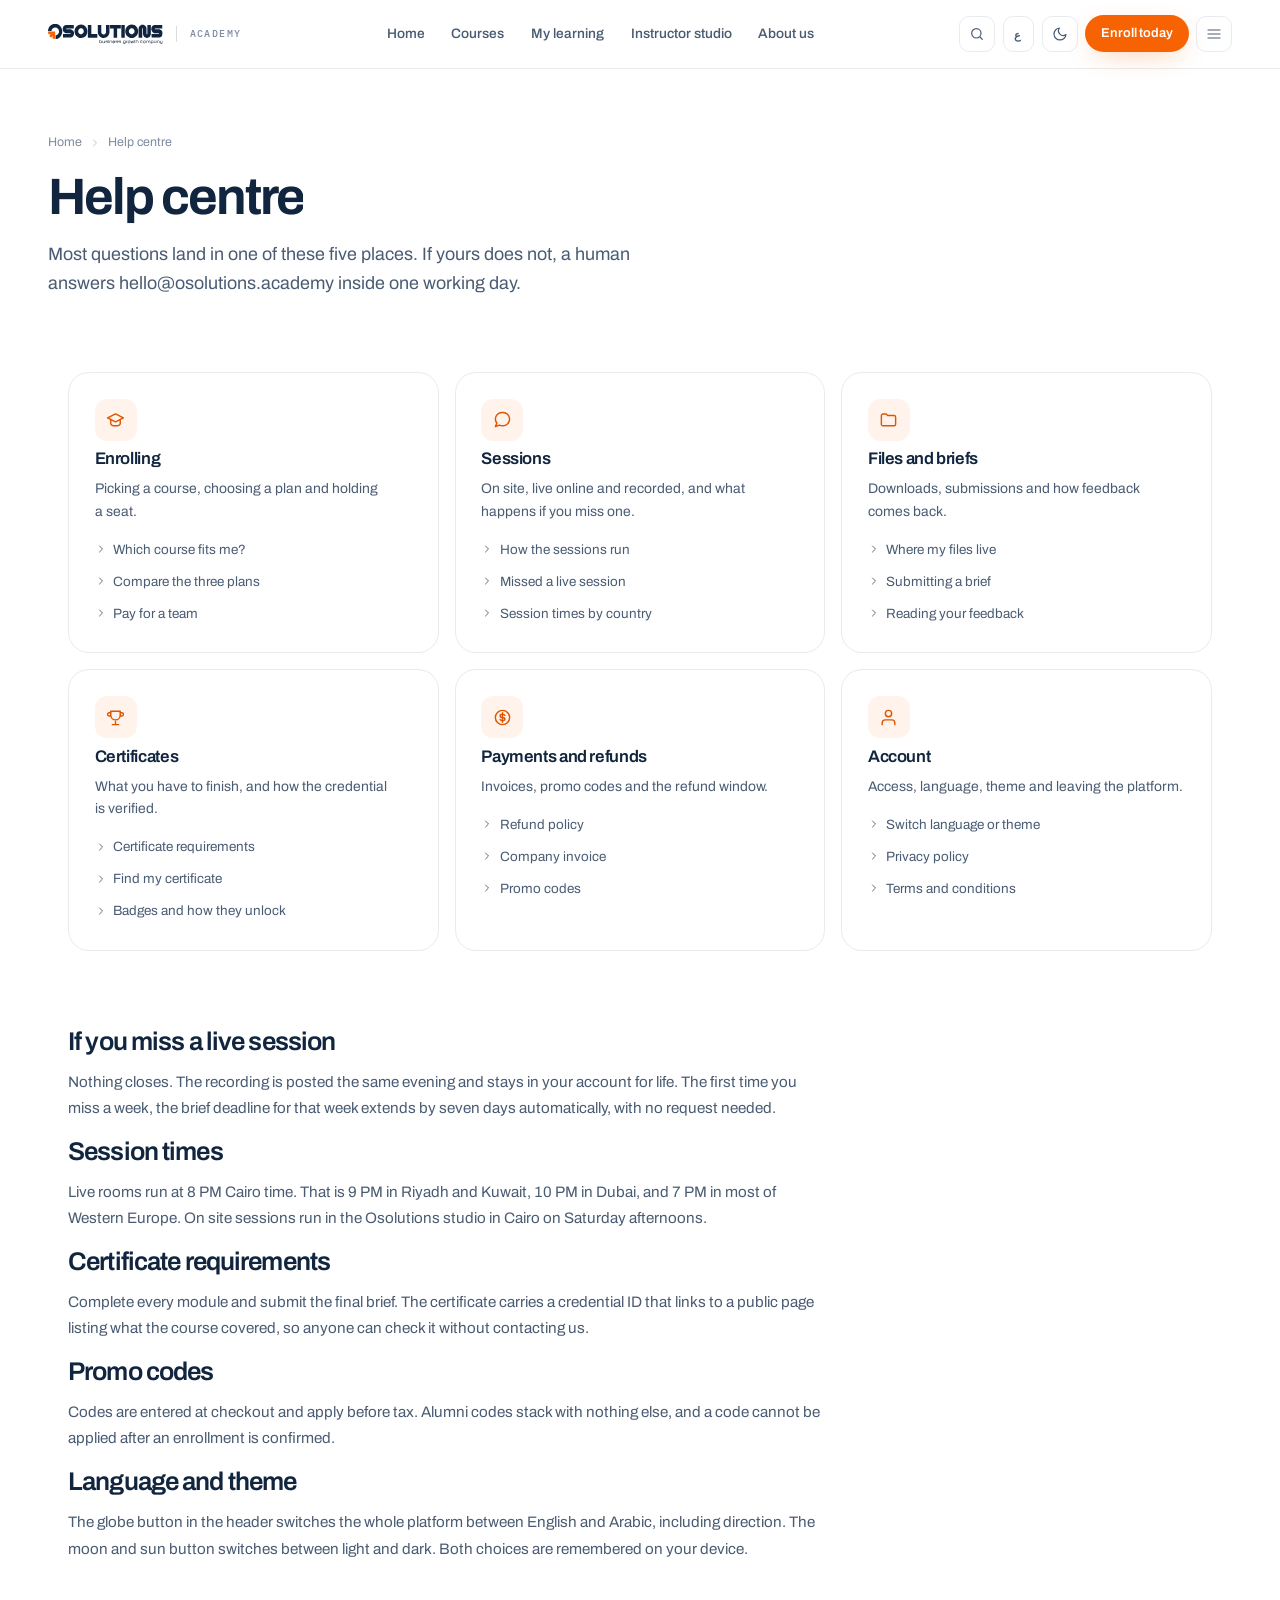
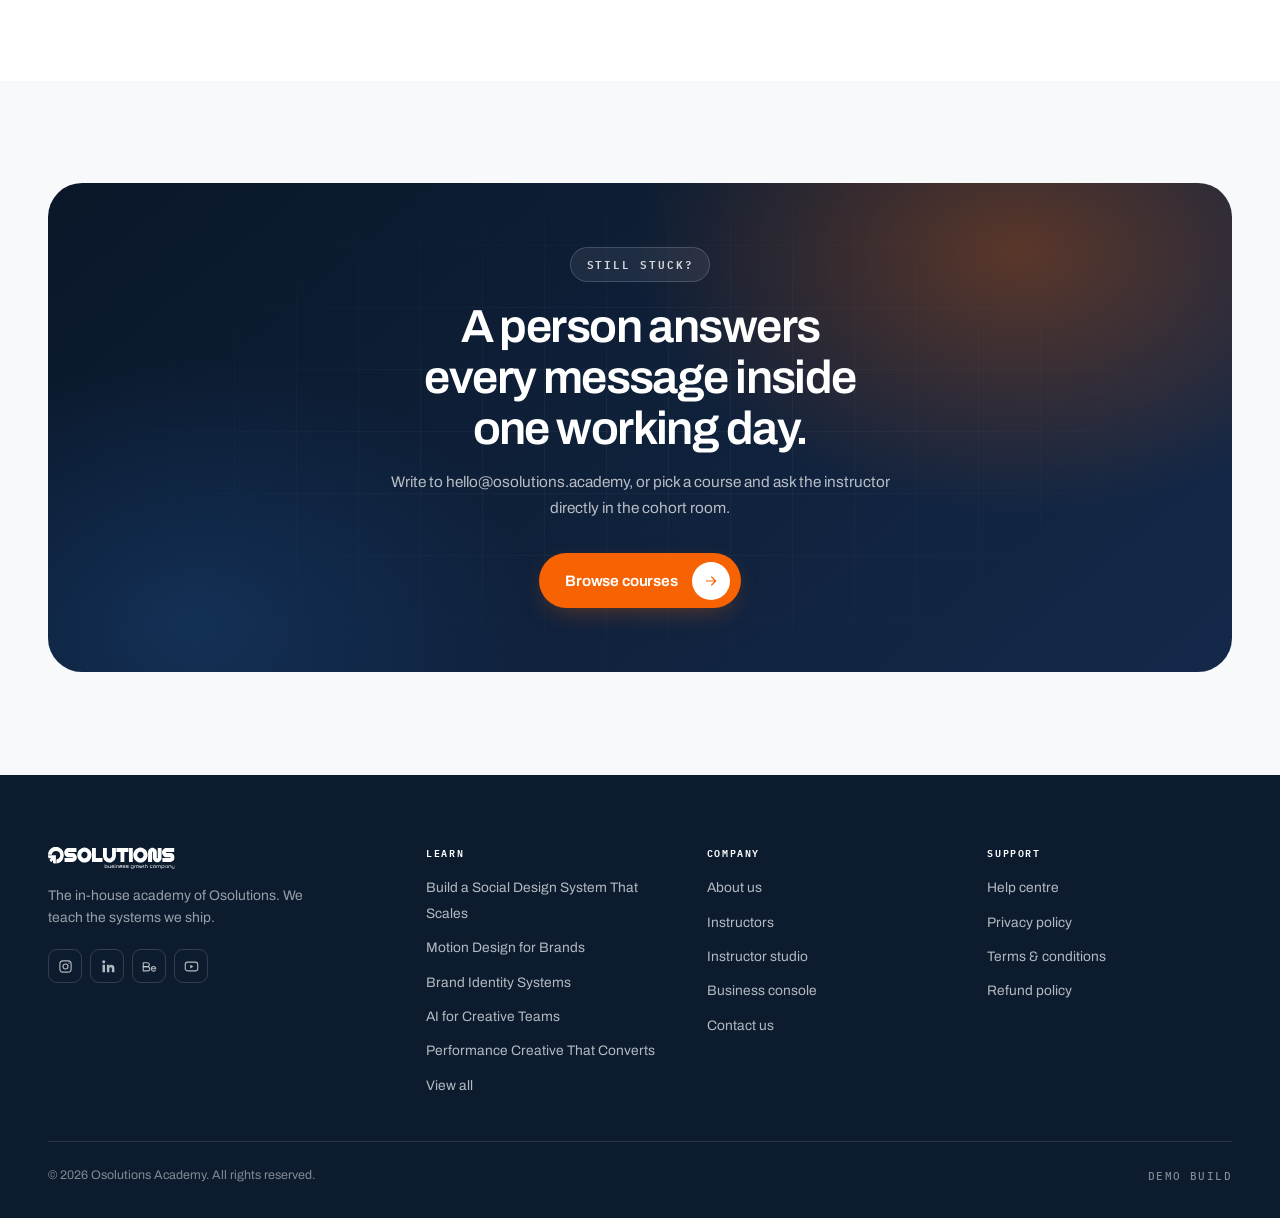
<file: help.html>
<!DOCTYPE html>
<html lang="en" dir="ltr" data-theme="light">
<head>
<meta charset="UTF-8">
<meta name="viewport" content="width=device-width, initial-scale=1">
<title>Help centre — Osolutions Academy</title>
<meta name="description" content="Answers on enrollment, sessions, files, certificates and refunds.">
<link rel="icon" type="image/svg+xml" href="assets/img/favicon.svg">
<link rel="manifest" href="manifest.webmanifest">
<link rel="apple-touch-icon" href="assets/img/icon-192.png">
<meta name="apple-mobile-web-app-title" content="OSO Academy">
<link rel="preconnect" href="https://fonts.googleapis.com">
<link rel="preconnect" href="https://fonts.gstatic.com" crossorigin>
<link href="https://fonts.googleapis.com/css2?family=Archivo:wdth,wght@100..125,300..800&family=IBM+Plex+Mono:wght@400;500;600&family=IBM+Plex+Sans+Arabic:wght@400;500;600;700&display=swap" rel="stylesheet">
<link rel="stylesheet" href="assets/css/main.css">
<link rel="stylesheet" href="assets/css/pages.css">
<link rel="stylesheet" href="assets/css/motion.css">
<link rel="stylesheet" href="assets/css/home.css">
<link rel="stylesheet" href="assets/css/fixes.css">
</head>
<body>

<header data-app-header></header>

<main>
  <section class="page-head">
    <div class="shell shell--wide">
      <nav class="crumbs">
        <a href="index.html" data-i18n="nav.home"></a>
        <svg class="ico" viewBox="0 0 24 24" fill="none" stroke="currentColor" stroke-width="2" stroke-linecap="round"><path d="M9 18l6-6-6-6"/></svg>
        <span data-pg-crumb></span>
      </nav>
      <h1 style="font-size:clamp(2rem,4.4vw,3.2rem)" data-pg-h data-split></h1>
      <p class="lede" style="margin-top:.9rem" data-pg-sub></p>
    </div>
  </section>

  <section class="section" style="padding-top:clamp(1.5rem,3vw,2.5rem)">
    <div class="shell">
      <div data-pg-body></div>
    </div>
  </section>

  <section class="section section--tint">
    <div class="shell shell--wide">
      <div class="band rv">
        <span class="pill pill--on-dark" data-pg-ctaPill></span>
        <h2 data-pg-ctaH></h2>
        <p data-pg-ctaP></p>
        <a class="cta-round" href="courses.html" data-pg-ctaBtn></a>
      </div>
    </div>
  </section>
</main>

<footer data-app-footer></footer>

<script src="assets/js/i18n.js"></script>
<script src="assets/js/data.js"></script>
<script src="assets/js/motion.js"></script>
<script src="assets/js/seo.js"></script>
<script src="assets/js/cro.js"></script>
<script src="assets/js/app.js"></script>
<script src="assets/js/support.js"></script>
<script>window.PAGE_KEY = 'help';</script>
<script src="assets/js/support-boot.js"></script>
</body>
</html>
</file>
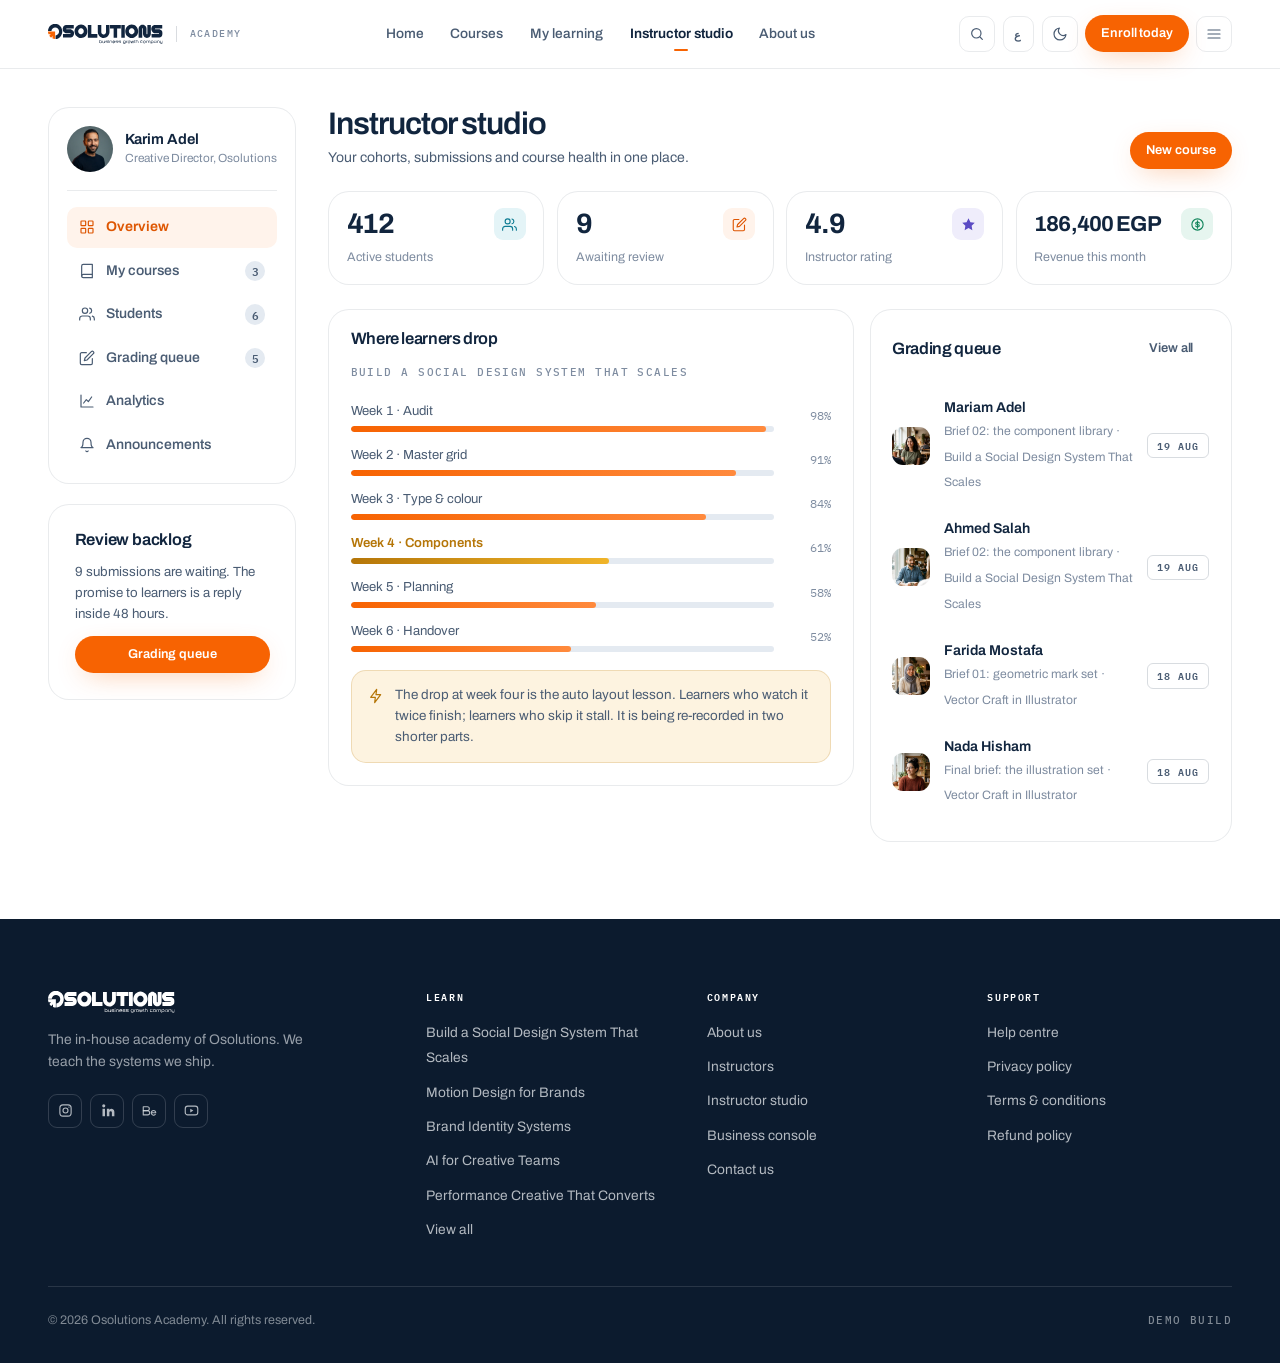
<file: instructor.html>
<!DOCTYPE html>
<html lang="en" dir="ltr" data-theme="light">
<head>
<meta charset="UTF-8">
<meta name="viewport" content="width=device-width, initial-scale=1">
<title>Instructor studio — Osolutions Academy</title>
<meta name="description" content="Cohorts, submissions, student progress and course health for Osolutions Academy instructors.">
<link rel="icon" type="image/svg+xml" href="assets/img/favicon.svg">
<link rel="manifest" href="manifest.webmanifest">
<link rel="apple-touch-icon" href="assets/img/icon-192.png">
<meta name="apple-mobile-web-app-title" content="OSO Academy">
<link rel="preconnect" href="https://fonts.googleapis.com">
<link rel="preconnect" href="https://fonts.gstatic.com" crossorigin>
<link href="https://fonts.googleapis.com/css2?family=Archivo:wdth,wght@100..125,300..800&family=IBM+Plex+Mono:wght@400;500;600&family=IBM+Plex+Sans+Arabic:wght@400;500;600;700&display=swap" rel="stylesheet">
<link rel="stylesheet" href="assets/css/main.css">
<link rel="stylesheet" href="assets/css/pages.css">
<link rel="stylesheet" href="assets/css/motion.css">
<link rel="stylesheet" href="assets/css/fixes.css">
</head>
<body>

<header data-app-header></header>

<main class="shell shell--wide app">
  <h1 class="sr-only" data-page-h1></h1>

  <aside class="side">
    <div class="card card--pad" style="padding:1.1rem">
      <div class="side__who" data-who></div>
      <nav class="side__nav" data-nav style="margin-top:1rem"></nav>
    </div>
    <div class="card card--pad" data-side-cta style="display:flex;flex-direction:column;gap:.75rem"></div>
  </aside>

  <div>
    <!-- OVERVIEW -->
    <section class="pane is-on" data-pane="overview">
      <div class="pane__head">
        <div><h2 data-i18n="ins.title"></h2><p data-i18n="ins.sub"></p></div>
        <button class="btn btn--primary btn--sm" data-new>
          <span data-i18n="ins.newCourse"></span>
        </button>
      </div>
      <div class="kpis" data-ins-kpis></div>
      <div class="cols">
        <div class="card panel">
          <div class="panel__head">
            <h3 data-i18n="ins.watchTag"></h3>
            <span class="mono" data-ins-funnel-course></span>
          </div>
          <div class="funnel" data-ins-funnel></div>
          <div class="note-box" data-ins-funnel-note></div>
        </div>
        <div class="card panel">
          <div class="panel__head">
            <h3 data-i18n="ins.grading"></h3>
            <button class="btn btn--quiet btn--sm" data-goto="grading" data-i18n="g.viewAll"></button>
          </div>
          <div data-ins-queue-preview></div>
        </div>
      </div>
    </section>

    <!-- COURSES -->
    <section class="pane" data-pane="courses">
      <div class="pane__head"><h2 data-i18n="ins.courses"></h2></div>
      <div class="tbl-wrap"><table class="tbl" data-ins-courses></table></div>
    </section>

    <!-- STUDENTS -->
    <section class="pane" data-pane="students">
      <div class="pane__head"><h2 data-i18n="ins.students"></h2></div>
      <div class="tbl-wrap"><table class="tbl" data-ins-students></table></div>
    </section>

    <!-- GRADING -->
    <section class="pane" data-pane="grading">
      <div class="pane__head"><h2 data-i18n="ins.grading"></h2></div>
      <div style="display:grid;gap:1rem" data-ins-queue></div>
    </section>

    <!-- ANALYTICS -->
    <section class="pane" data-pane="analytics">
      <div class="pane__head"><h2 data-i18n="ins.analytics"></h2></div>
      <div class="kpis" data-ins-kpis2></div>
      <div class="card panel">
        <div class="panel__head">
          <h3 data-i18n="ins.watchTag"></h3>
          <span class="mono" data-i18n="ins.watchP"></span>
        </div>
        <div class="funnel" data-ins-funnel2></div>
      </div>
      <div class="cols" style="margin-top:1rem">
        <div class="card panel">
          <div class="panel__head"><h3 data-i18n="ins.enrollment"></h3></div>
          <div class="spark" data-ins-spark></div>
          <div class="spark-x" data-ins-sparkx></div>
        </div>
        <div class="card panel">
          <div class="panel__head"><h3 data-i18n="ins.rating"></h3></div>
          <div data-ins-ratings></div>
        </div>
      </div>
    </section>

    <!-- ANNOUNCEMENTS -->
    <section class="pane" data-pane="announce">
      <div class="pane__head"><h2 data-i18n="ins.announce"></h2></div>
      <div class="card panel" style="margin-bottom:1rem">
        <div class="field">
          <textarea class="textarea" data-ann-input data-i18n-ph="ins.annPh"></textarea>
        </div>
        <div style="display:flex;justify-content:flex-end;margin-top:.8rem">
          <button class="btn btn--primary btn--sm" data-ann-post data-i18n="ins.postAnn"></button>
        </div>
      </div>
      <div style="display:grid;gap:.8rem" data-ins-announce></div>
    </section>
  </div>

</main>

<footer data-app-footer></footer>

<script src="assets/js/i18n.js"></script>
<script src="assets/js/data.js"></script>
<script src="assets/js/motion.js"></script>
<script src="assets/js/seo.js"></script>
<script src="assets/js/cro.js"></script>
<script src="assets/js/app.js"></script>
<script src="assets/js/instructor.js"></script>
</body>
</html>
</file>
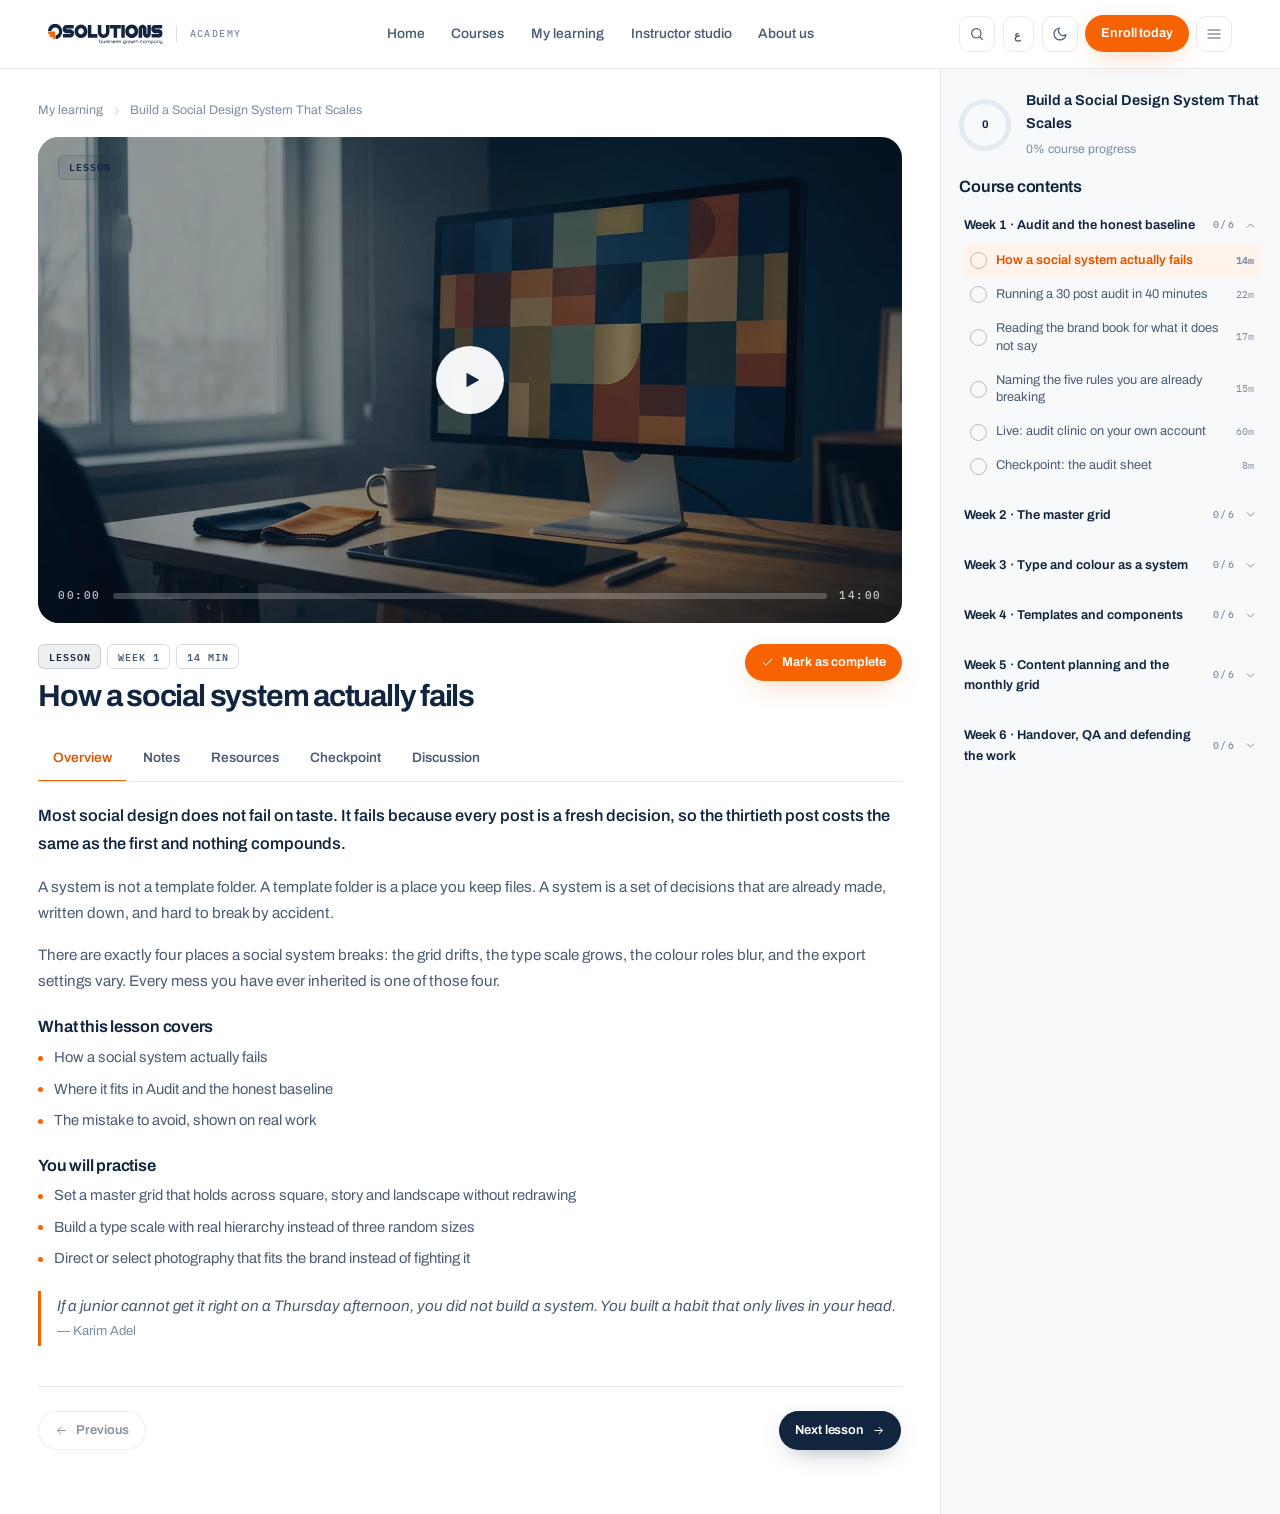
<file: learn.html>
<!DOCTYPE html>
<html lang="en" dir="ltr" data-theme="light">
<head>
<meta charset="UTF-8">
<meta name="viewport" content="width=device-width, initial-scale=1">
<title>Classroom — Osolutions Academy</title>
<meta name="description" content="Lesson player, notes, resources, checkpoints and discussion.">
<link rel="icon" type="image/svg+xml" href="assets/img/favicon.svg">
<link rel="manifest" href="manifest.webmanifest">
<link rel="apple-touch-icon" href="assets/img/icon-192.png">
<meta name="apple-mobile-web-app-title" content="OSO Academy">
<link rel="preconnect" href="https://fonts.googleapis.com">
<link rel="preconnect" href="https://fonts.gstatic.com" crossorigin>
<link href="https://fonts.googleapis.com/css2?family=Archivo:wdth,wght@100..125,300..800&family=IBM+Plex+Mono:wght@400;500;600&family=IBM+Plex+Sans+Arabic:wght@400;500;600;700&display=swap" rel="stylesheet">
<link rel="stylesheet" href="assets/css/main.css">
<link rel="stylesheet" href="assets/css/pages.css">
<link rel="stylesheet" href="assets/css/motion.css">
<link rel="stylesheet" href="assets/css/fixes.css">
</head>
<body>

<header data-app-header></header>

<main class="room">
  <div class="room__main">
    <nav class="crumbs" style="margin-bottom:1rem">
      <a href="dashboard.html" data-i18n="nav.dashboard"></a>
      <svg viewBox="0 0 24 24" fill="none" stroke="currentColor" stroke-width="2" stroke-linecap="round"><path d="M9 18l6-6-6-6"/></svg>
      <a data-back-link></a>
    </nav>

    <div class="stage" data-stage></div>

    <div style="display:flex;align-items:flex-start;justify-content:space-between;gap:1rem;flex-wrap:wrap;margin-top:1.35rem">
      <div style="min-width:0">
        <div class="badge-row" style="margin-bottom:.6rem" data-lesson-badges></div>
        <h1 style="font-size:clamp(1.35rem,2.6vw,1.9rem)" data-lesson-title></h1>
      </div>
      <button class="btn btn--primary btn--sm" data-done></button>
    </div>

    <div class="tabs" data-tabs></div>
    <div data-tabpanes></div>

    <div style="display:flex;justify-content:space-between;gap:1rem;margin-top:2.5rem;padding-top:1.5rem;border-top:1px solid var(--line);flex-wrap:wrap">
      <button class="btn btn--ghost btn--sm" data-prev></button>
      <button class="btn btn--navy btn--sm" data-next></button>
    </div>
  </div>

  <aside class="room__side">
    <div style="display:flex;align-items:center;gap:.9rem;margin-bottom:1.1rem" data-room-progress></div>
    <h4 style="margin-bottom:.7rem" data-i18n="room.contents"></h4>
    <div data-toc></div>
  </aside>
</main>

<script src="assets/js/i18n.js"></script>
<script src="assets/js/data.js"></script>
<script src="assets/js/motion.js"></script>
<script src="assets/js/seo.js"></script>
<script src="assets/js/cro.js"></script>
<script src="assets/js/app.js"></script>
<script src="assets/js/learn.js"></script>
</body>
</html>
</file>
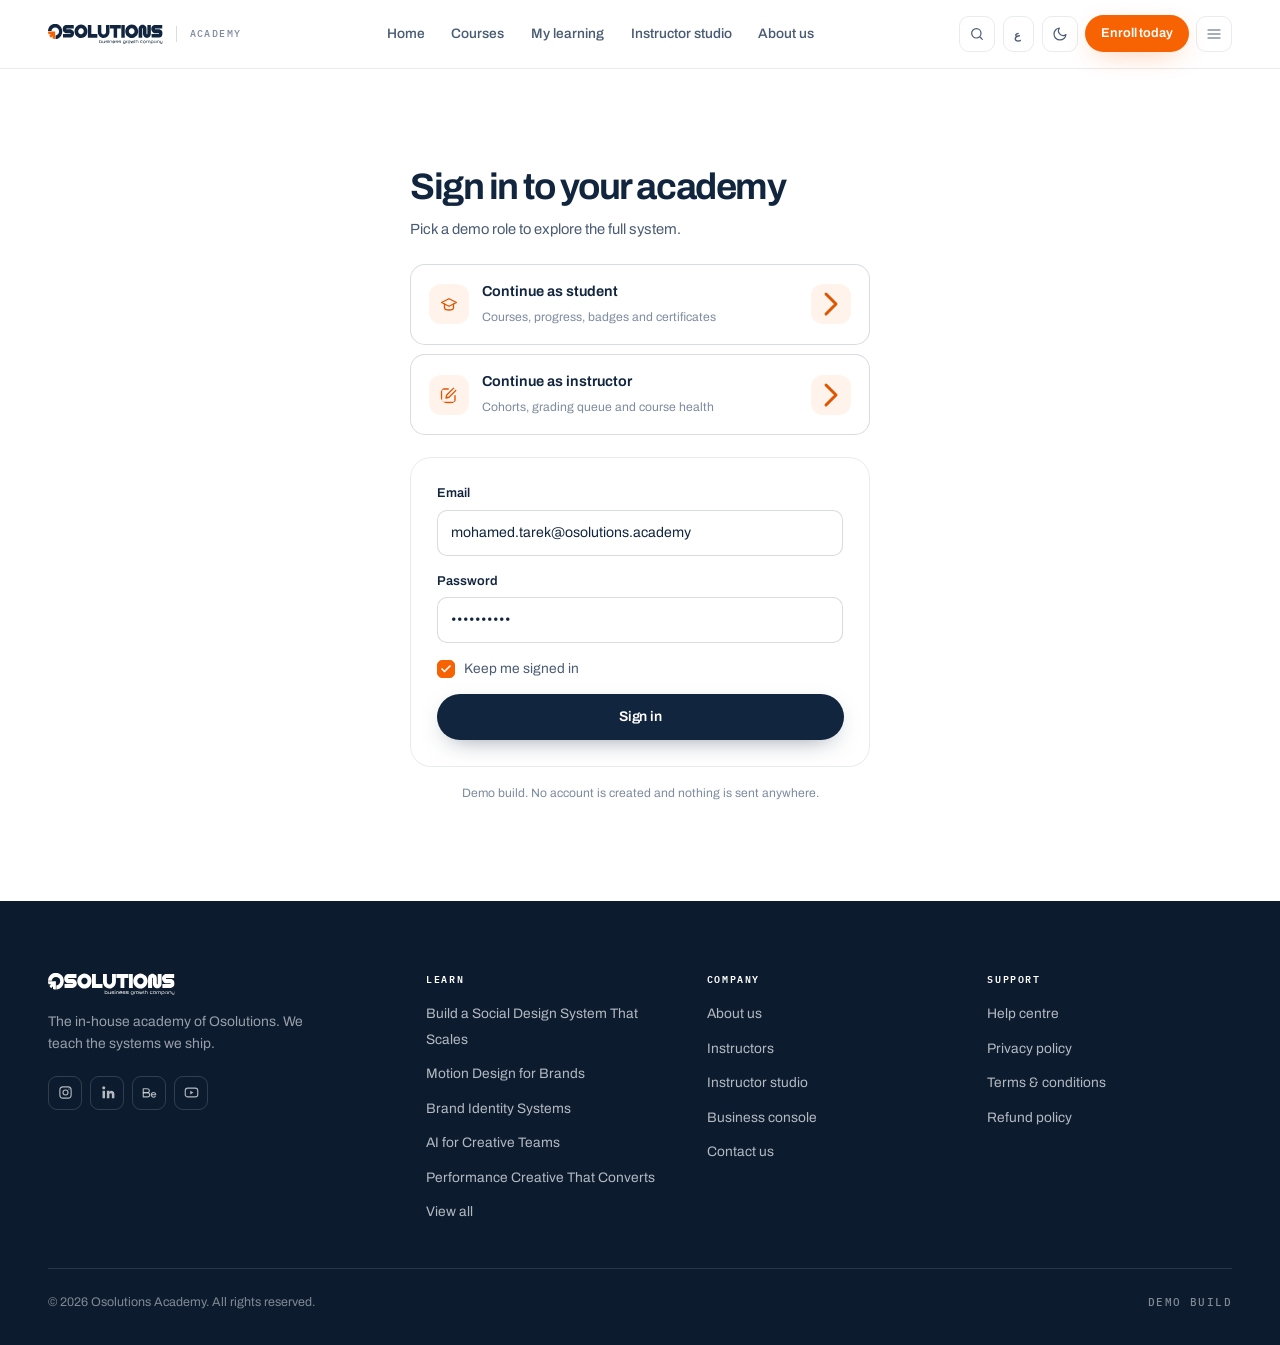
<file: login.html>
<!DOCTYPE html>
<html lang="en" dir="ltr" data-theme="light">
<head>
<meta charset="UTF-8">
<meta name="viewport" content="width=device-width, initial-scale=1">
<title>Sign in — Osolutions Academy</title>
<meta name="description" content="Sign in to the Osolutions Academy learning platform.">
<link rel="icon" type="image/svg+xml" href="assets/img/favicon.svg">
<link rel="manifest" href="manifest.webmanifest">
<link rel="apple-touch-icon" href="assets/img/icon-192.png">
<meta name="apple-mobile-web-app-title" content="OSO Academy">
<link rel="preconnect" href="https://fonts.googleapis.com">
<link rel="preconnect" href="https://fonts.gstatic.com" crossorigin>
<link href="https://fonts.googleapis.com/css2?family=Archivo:wdth,wght@100..125,300..800&family=IBM+Plex+Mono:wght@400;500;600&family=IBM+Plex+Sans+Arabic:wght@400;500;600;700&display=swap" rel="stylesheet">
<link rel="stylesheet" href="assets/css/main.css">
<link rel="stylesheet" href="assets/css/pages.css">
<link rel="stylesheet" href="assets/css/motion.css">
</head>
<body>

<header data-app-header></header>

<main class="auth">
  <div class="auth__box">
    <h1 style="font-size:clamp(1.7rem,3.4vw,2.3rem)" data-i18n="auth.title"></h1>
    <p style="margin-top:.7rem;font-size:.92rem" data-i18n="auth.sub"></p>

    <div class="role-pick" data-roles></div>

    <div class="card card--pad">
      <div style="display:grid;gap:.9rem">
        <div class="field"><label data-i18n="auth.email"></label><input class="input" type="email" value="mohamed.tarek@osolutions.academy"></div>
        <div class="field"><label data-i18n="auth.password"></label><input class="input" type="password" value="••••••••••"></div>
        <label class="check"><input type="checkbox" checked><span data-i18n="auth.remember"></span></label>
        <button class="btn btn--navy btn--block" data-signin data-i18n="nav.signin"></button>
      </div>
    </div>

    <p style="font-size:.76rem;color:var(--text-3);margin-top:1.1rem;text-align:center;line-height:1.55" data-i18n="auth.demoNote"></p>
  </div>
</main>

<footer data-app-footer></footer>

<script src="assets/js/i18n.js"></script>
<script src="assets/js/data.js"></script>
<script src="assets/js/motion.js"></script>
<script src="assets/js/seo.js"></script>
<script src="assets/js/cro.js"></script>
<script src="assets/js/app.js"></script>
<script src="assets/js/auth.js"></script>
</body>
</html>
</file>
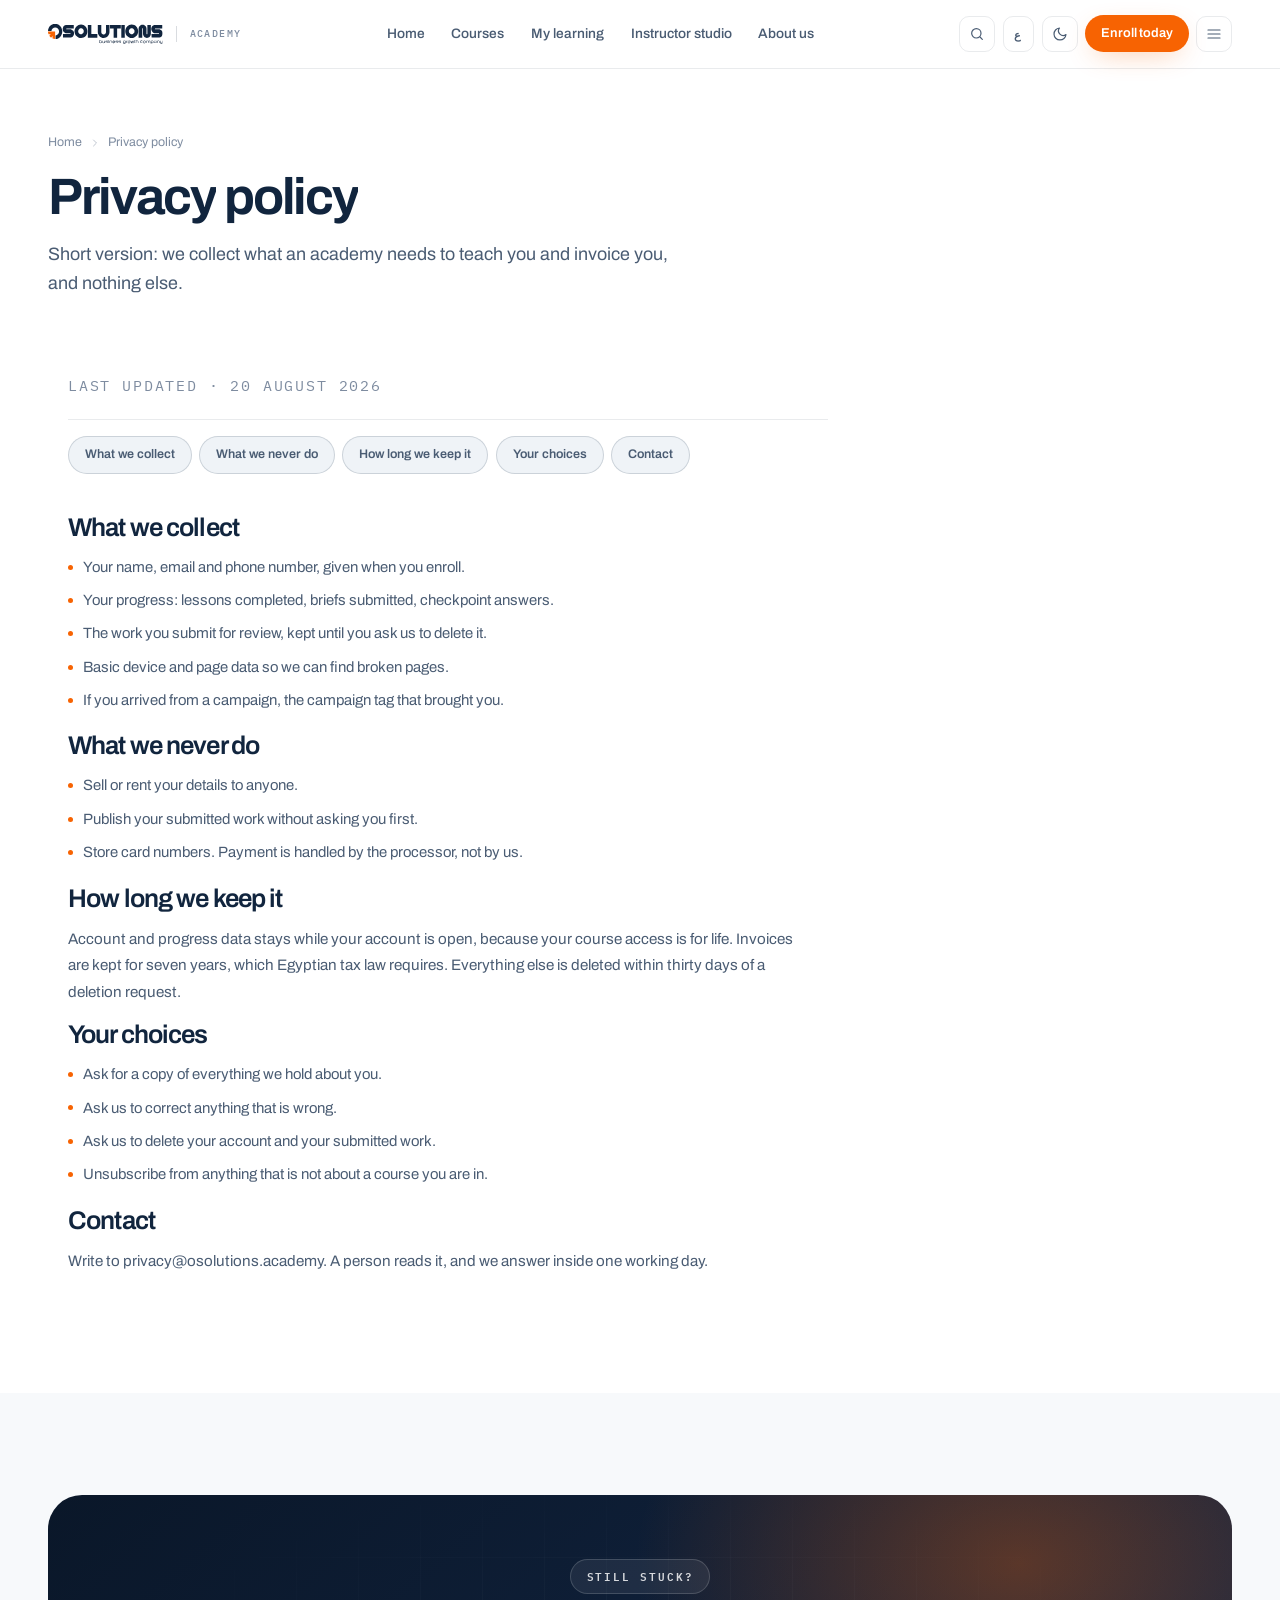
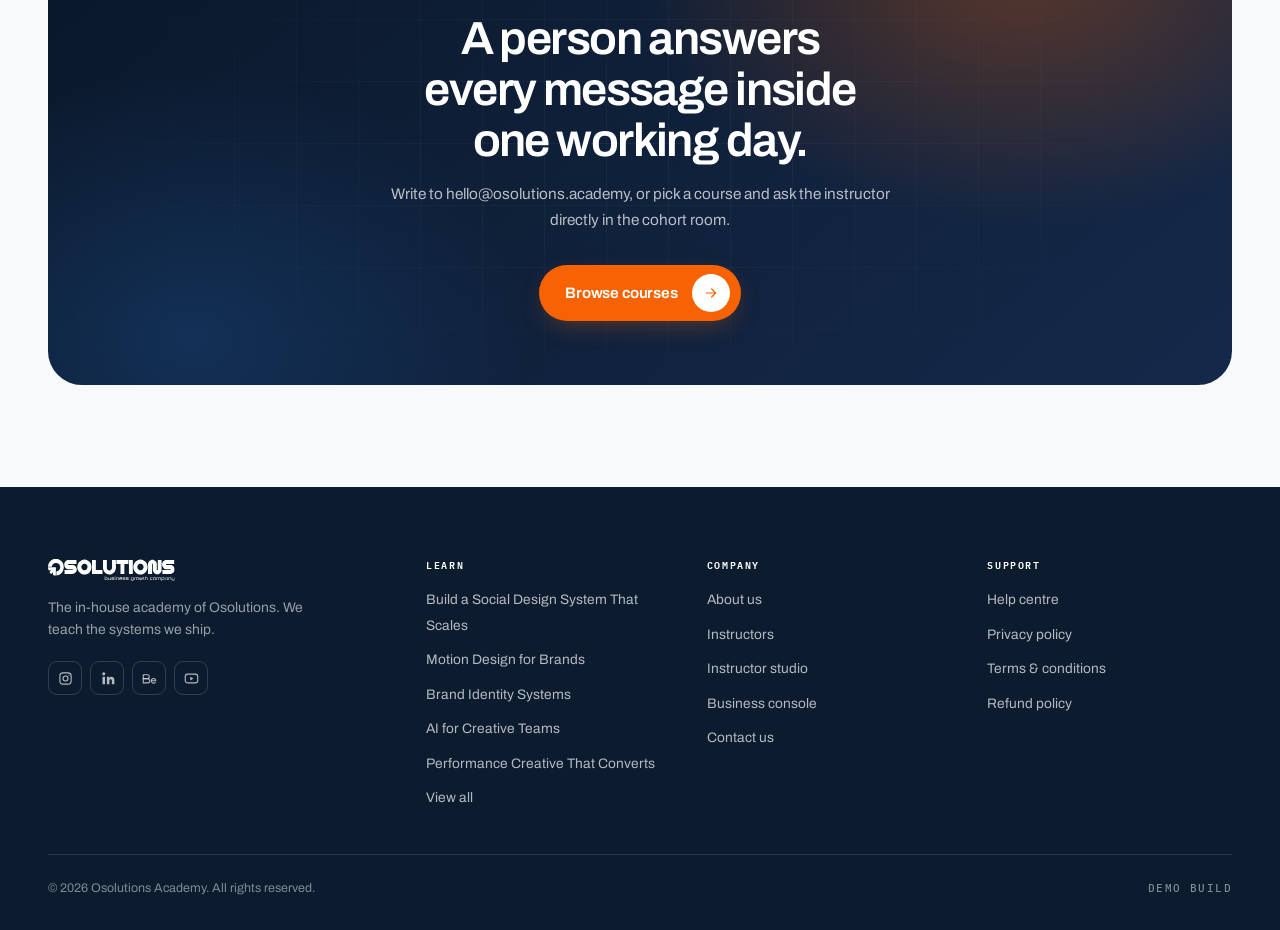
<file: privacy.html>
<!DOCTYPE html>
<html lang="en" dir="ltr" data-theme="light">
<head>
<meta charset="UTF-8">
<meta name="viewport" content="width=device-width, initial-scale=1">
<title>Privacy policy — Osolutions Academy</title>
<meta name="description" content="What Osolutions Academy collects, why, and how long it is kept.">
<link rel="icon" type="image/svg+xml" href="assets/img/favicon.svg">
<link rel="manifest" href="manifest.webmanifest">
<link rel="apple-touch-icon" href="assets/img/icon-192.png">
<meta name="apple-mobile-web-app-title" content="OSO Academy">
<link rel="preconnect" href="https://fonts.googleapis.com">
<link rel="preconnect" href="https://fonts.gstatic.com" crossorigin>
<link href="https://fonts.googleapis.com/css2?family=Archivo:wdth,wght@100..125,300..800&family=IBM+Plex+Mono:wght@400;500;600&family=IBM+Plex+Sans+Arabic:wght@400;500;600;700&display=swap" rel="stylesheet">
<link rel="stylesheet" href="assets/css/main.css">
<link rel="stylesheet" href="assets/css/pages.css">
<link rel="stylesheet" href="assets/css/motion.css">
<link rel="stylesheet" href="assets/css/home.css">
<link rel="stylesheet" href="assets/css/fixes.css">
</head>
<body>

<header data-app-header></header>

<main>
  <section class="page-head">
    <div class="shell shell--wide">
      <nav class="crumbs">
        <a href="index.html" data-i18n="nav.home"></a>
        <svg class="ico" viewBox="0 0 24 24" fill="none" stroke="currentColor" stroke-width="2" stroke-linecap="round"><path d="M9 18l6-6-6-6"/></svg>
        <span data-pg-crumb></span>
      </nav>
      <h1 style="font-size:clamp(2rem,4.4vw,3.2rem)" data-pg-h data-split></h1>
      <p class="lede" style="margin-top:.9rem" data-pg-sub></p>
    </div>
  </section>

  <section class="section" style="padding-top:clamp(1.5rem,3vw,2.5rem)">
    <div class="shell">
      <div data-pg-body></div>
    </div>
  </section>

  <section class="section section--tint">
    <div class="shell shell--wide">
      <div class="band rv">
        <span class="pill pill--on-dark" data-pg-ctaPill></span>
        <h2 data-pg-ctaH></h2>
        <p data-pg-ctaP></p>
        <a class="cta-round" href="courses.html" data-pg-ctaBtn></a>
      </div>
    </div>
  </section>
</main>

<footer data-app-footer></footer>

<script src="assets/js/i18n.js"></script>
<script src="assets/js/data.js"></script>
<script src="assets/js/motion.js"></script>
<script src="assets/js/seo.js"></script>
<script src="assets/js/cro.js"></script>
<script src="assets/js/app.js"></script>
<script src="assets/js/support.js"></script>
<script>window.PAGE_KEY = 'privacy';</script>
<script src="assets/js/support-boot.js"></script>
</body>
</html>
</file>
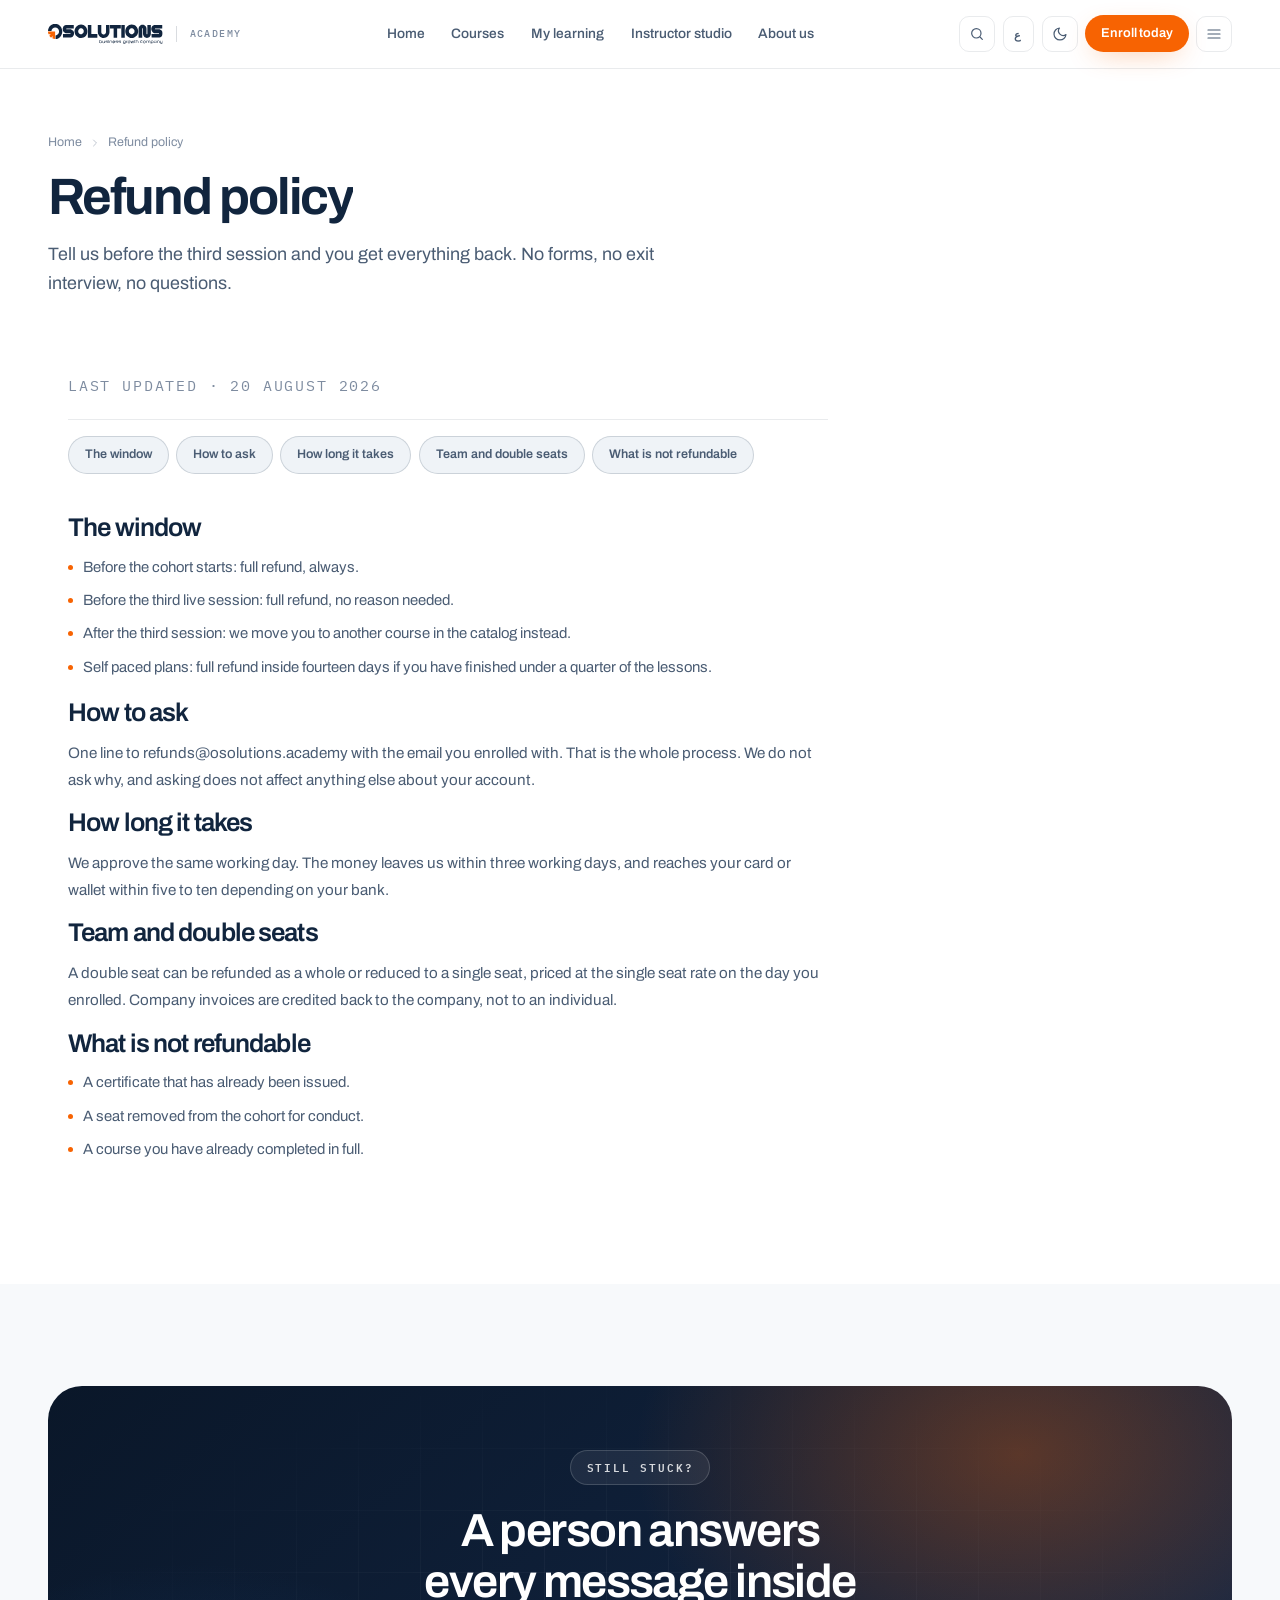
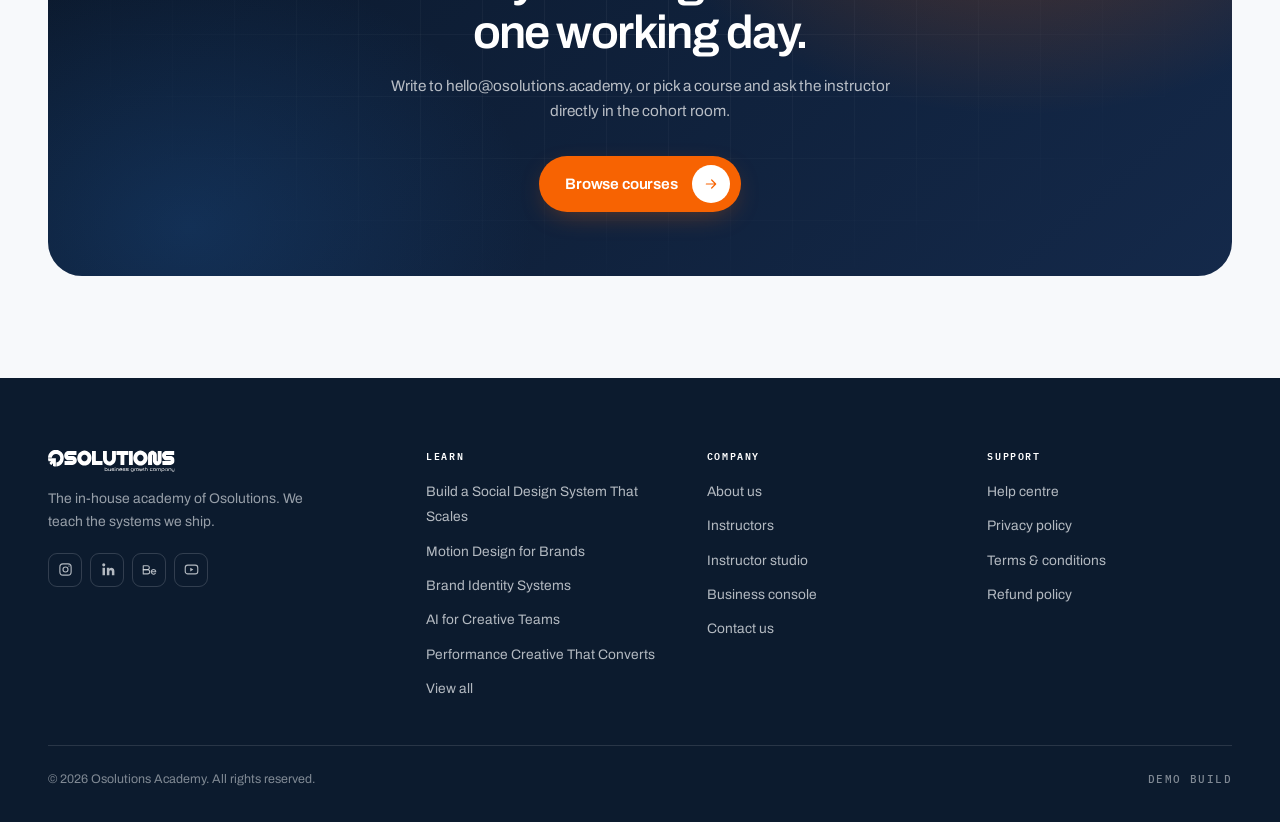
<file: refunds.html>
<!DOCTYPE html>
<html lang="en" dir="ltr" data-theme="light">
<head>
<meta charset="UTF-8">
<meta name="viewport" content="width=device-width, initial-scale=1">
<title>Refund policy — Osolutions Academy</title>
<meta name="description" content="When a refund applies, how to ask for one, and how long it takes.">
<link rel="icon" type="image/svg+xml" href="assets/img/favicon.svg">
<link rel="manifest" href="manifest.webmanifest">
<link rel="apple-touch-icon" href="assets/img/icon-192.png">
<meta name="apple-mobile-web-app-title" content="OSO Academy">
<link rel="preconnect" href="https://fonts.googleapis.com">
<link rel="preconnect" href="https://fonts.gstatic.com" crossorigin>
<link href="https://fonts.googleapis.com/css2?family=Archivo:wdth,wght@100..125,300..800&family=IBM+Plex+Mono:wght@400;500;600&family=IBM+Plex+Sans+Arabic:wght@400;500;600;700&display=swap" rel="stylesheet">
<link rel="stylesheet" href="assets/css/main.css">
<link rel="stylesheet" href="assets/css/pages.css">
<link rel="stylesheet" href="assets/css/motion.css">
<link rel="stylesheet" href="assets/css/home.css">
<link rel="stylesheet" href="assets/css/fixes.css">
</head>
<body>

<header data-app-header></header>

<main>
  <section class="page-head">
    <div class="shell shell--wide">
      <nav class="crumbs">
        <a href="index.html" data-i18n="nav.home"></a>
        <svg class="ico" viewBox="0 0 24 24" fill="none" stroke="currentColor" stroke-width="2" stroke-linecap="round"><path d="M9 18l6-6-6-6"/></svg>
        <span data-pg-crumb></span>
      </nav>
      <h1 style="font-size:clamp(2rem,4.4vw,3.2rem)" data-pg-h data-split></h1>
      <p class="lede" style="margin-top:.9rem" data-pg-sub></p>
    </div>
  </section>

  <section class="section" style="padding-top:clamp(1.5rem,3vw,2.5rem)">
    <div class="shell">
      <div data-pg-body></div>
    </div>
  </section>

  <section class="section section--tint">
    <div class="shell shell--wide">
      <div class="band rv">
        <span class="pill pill--on-dark" data-pg-ctaPill></span>
        <h2 data-pg-ctaH></h2>
        <p data-pg-ctaP></p>
        <a class="cta-round" href="courses.html" data-pg-ctaBtn></a>
      </div>
    </div>
  </section>
</main>

<footer data-app-footer></footer>

<script src="assets/js/i18n.js"></script>
<script src="assets/js/data.js"></script>
<script src="assets/js/motion.js"></script>
<script src="assets/js/seo.js"></script>
<script src="assets/js/cro.js"></script>
<script src="assets/js/app.js"></script>
<script src="assets/js/support.js"></script>
<script>window.PAGE_KEY = 'refunds';</script>
<script src="assets/js/support-boot.js"></script>
</body>
</html>
</file>
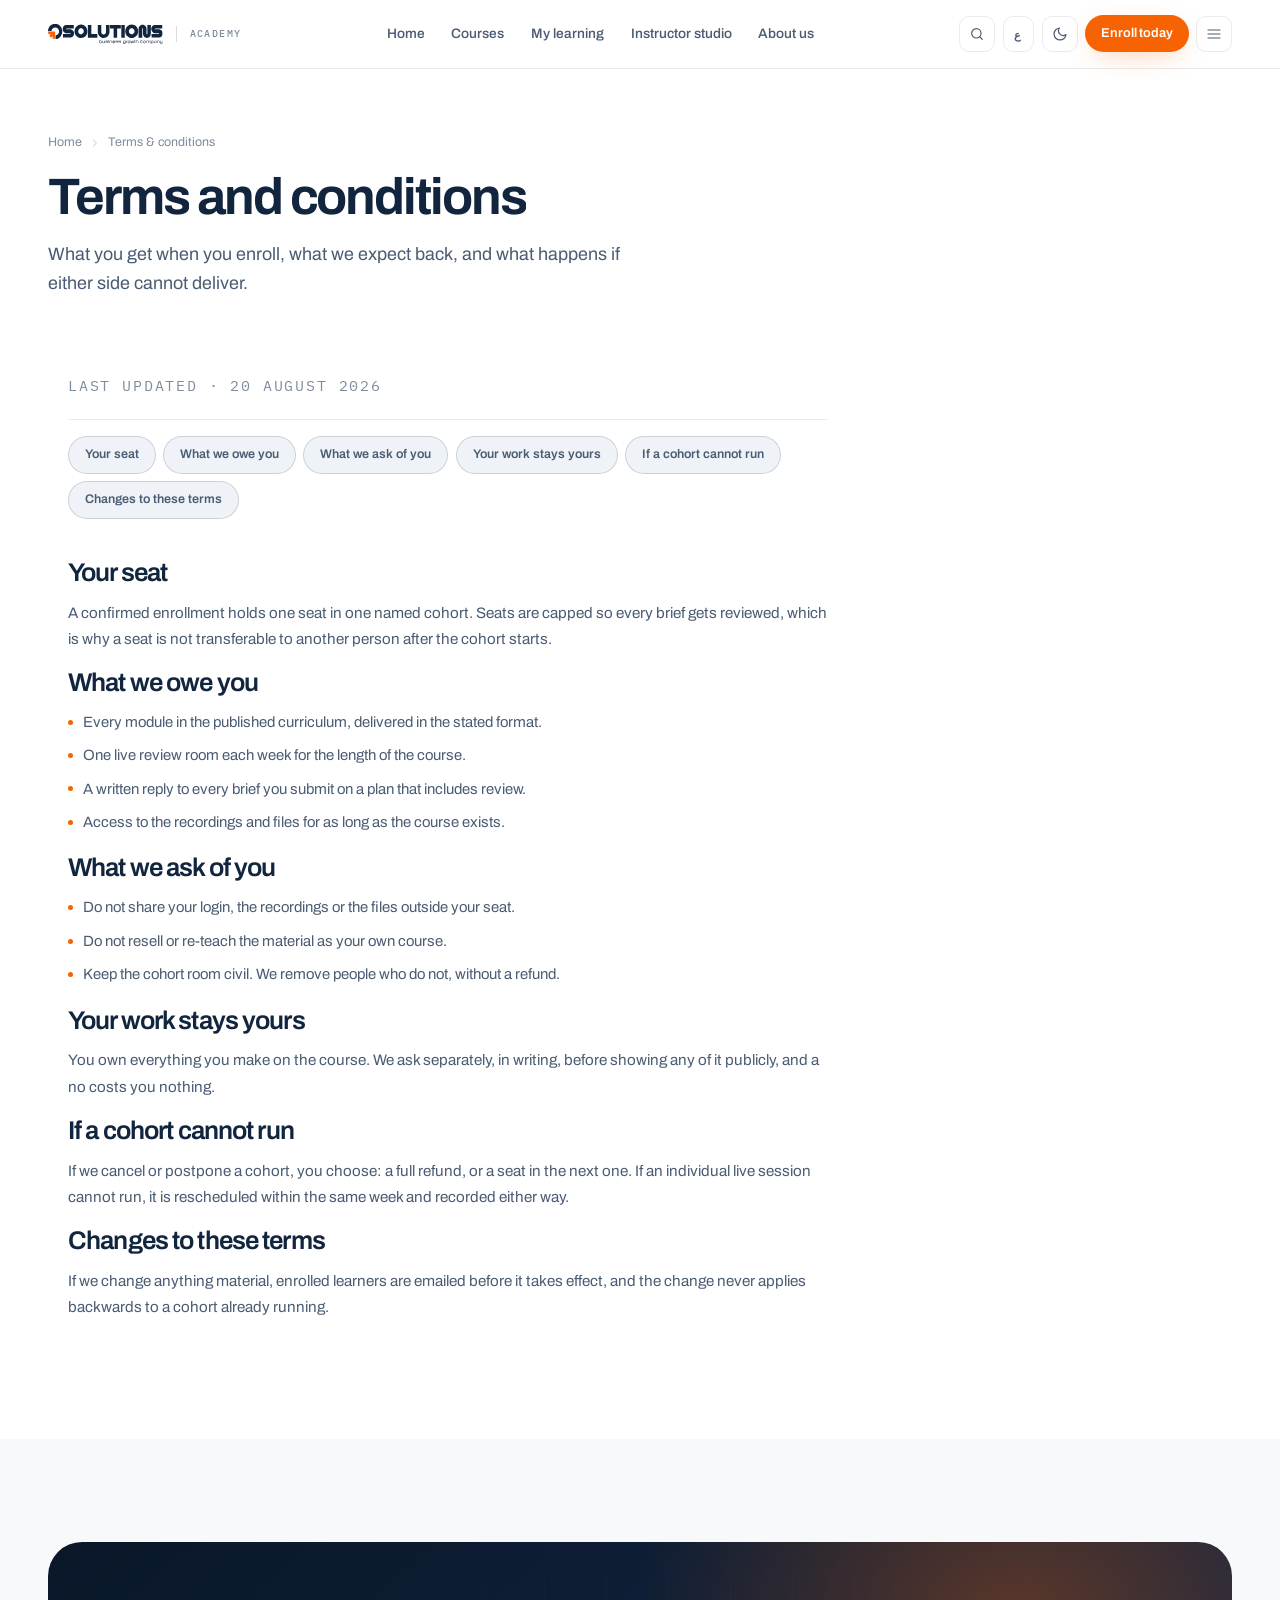
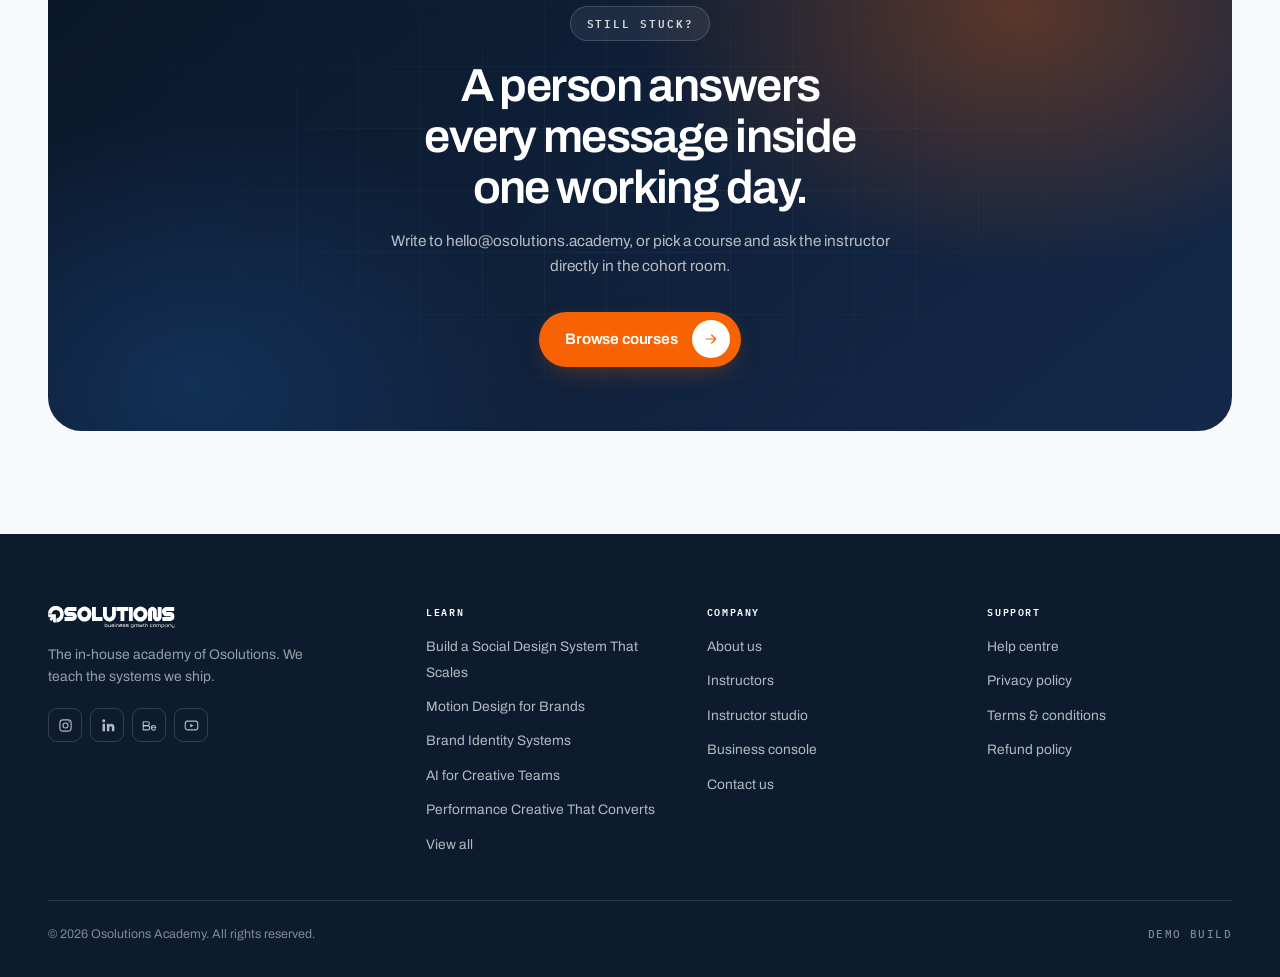
<file: terms.html>
<!DOCTYPE html>
<html lang="en" dir="ltr" data-theme="light">
<head>
<meta charset="UTF-8">
<meta name="viewport" content="width=device-width, initial-scale=1">
<title>Terms and conditions — Osolutions Academy</title>
<meta name="description" content="The terms that govern enrollment in an Osolutions Academy cohort.">
<link rel="icon" type="image/svg+xml" href="assets/img/favicon.svg">
<link rel="manifest" href="manifest.webmanifest">
<link rel="apple-touch-icon" href="assets/img/icon-192.png">
<meta name="apple-mobile-web-app-title" content="OSO Academy">
<link rel="preconnect" href="https://fonts.googleapis.com">
<link rel="preconnect" href="https://fonts.gstatic.com" crossorigin>
<link href="https://fonts.googleapis.com/css2?family=Archivo:wdth,wght@100..125,300..800&family=IBM+Plex+Mono:wght@400;500;600&family=IBM+Plex+Sans+Arabic:wght@400;500;600;700&display=swap" rel="stylesheet">
<link rel="stylesheet" href="assets/css/main.css">
<link rel="stylesheet" href="assets/css/pages.css">
<link rel="stylesheet" href="assets/css/motion.css">
<link rel="stylesheet" href="assets/css/home.css">
<link rel="stylesheet" href="assets/css/fixes.css">
</head>
<body>

<header data-app-header></header>

<main>
  <section class="page-head">
    <div class="shell shell--wide">
      <nav class="crumbs">
        <a href="index.html" data-i18n="nav.home"></a>
        <svg class="ico" viewBox="0 0 24 24" fill="none" stroke="currentColor" stroke-width="2" stroke-linecap="round"><path d="M9 18l6-6-6-6"/></svg>
        <span data-pg-crumb></span>
      </nav>
      <h1 style="font-size:clamp(2rem,4.4vw,3.2rem)" data-pg-h data-split></h1>
      <p class="lede" style="margin-top:.9rem" data-pg-sub></p>
    </div>
  </section>

  <section class="section" style="padding-top:clamp(1.5rem,3vw,2.5rem)">
    <div class="shell">
      <div data-pg-body></div>
    </div>
  </section>

  <section class="section section--tint">
    <div class="shell shell--wide">
      <div class="band rv">
        <span class="pill pill--on-dark" data-pg-ctaPill></span>
        <h2 data-pg-ctaH></h2>
        <p data-pg-ctaP></p>
        <a class="cta-round" href="courses.html" data-pg-ctaBtn></a>
      </div>
    </div>
  </section>
</main>

<footer data-app-footer></footer>

<script src="assets/js/i18n.js"></script>
<script src="assets/js/data.js"></script>
<script src="assets/js/motion.js"></script>
<script src="assets/js/seo.js"></script>
<script src="assets/js/cro.js"></script>
<script src="assets/js/app.js"></script>
<script src="assets/js/support.js"></script>
<script>window.PAGE_KEY = 'terms';</script>
<script src="assets/js/support-boot.js"></script>
</body>
</html>
</file>
<file: assets/css/main.css>
/* ==========================================================================
   OSOLUTIONS ACADEMY — Learning Management System
   Design system · Osolutions brand (navy #11253E / orange #F76302)
   Light + dark themes · LTR + RTL
   ========================================================================== */

/* ---------- 1. Tokens ---------- */
:root {
  /* Brand */
  --navy:       #11253E;
  --navy-800:   #16304F;
  --navy-700:   #1B3454;
  --navy-500:   #35506F;
  --navy-300:   #7A8CA3;
  --orange:     #F76302;
  --orange-700: #C24E02;
  --orange-600: #DE5602;
  --orange-400: #FF8A3D;
  --orange-050: #FFF3EB;

  /* Semantic accents */
  --green:      #12855C;
  --green-050:  #E6F5EF;
  --amber:      #B57608;
  --amber-050:  #FDF3E0;
  --red:        #C0392B;
  --red-050:    #FCEDEB;
  --violet:     #5B4BC4;
  --violet-050: #EFEDFB;
  --cyan:       #0E7C93;
  --cyan-050:   #E4F4F7;

  /* Surfaces (light) */
  --bg:         #FFFFFF;
  --bg-2:       #F7F9FB;
  --bg-3:       #EFF3F7;
  --bg-4:       #E4EAF1;
  --card:       #FFFFFF;
  --card-2:     #FBFCFD;
  --ink-block:  #0C1B2E;

  /* Ink */
  --text:       #11253E;
  --text-2:     #4A5C73;
  --text-3:     #7E8CA0;
  --text-inv:   #F4F7FA;

  /* Lines */
  --line:        rgba(17, 37, 62, 0.09);
  --line-2:      rgba(17, 37, 62, 0.16);
  --line-strong: rgba(17, 37, 62, 0.28);

  /* Elevation */
  --sh-1: 0 1px 2px rgba(17,37,62,.04), 0 1px 1px rgba(17,37,62,.03);
  --sh-2: 0 2px 4px rgba(17,37,62,.04), 0 8px 24px -12px rgba(17,37,62,.12);
  --sh-3: 0 4px 8px rgba(17,37,62,.05), 0 24px 56px -20px rgba(17,37,62,.22);
  --sh-orange: 0 8px 28px -10px rgba(247,99,2,.45);

  /* Type */
  --font-display: "Archivo", "IBM Plex Sans Arabic", -apple-system, BlinkMacSystemFont, "Segoe UI", system-ui, sans-serif;
  --font-body:    "Archivo", "IBM Plex Sans Arabic", -apple-system, BlinkMacSystemFont, "Segoe UI", system-ui, sans-serif;
  --font-mono:    "IBM Plex Mono", ui-monospace, SFMono-Regular, "Cascadia Mono", monospace;

  /* Rhythm */
  --shell: 1240px;
  --shell-wide: 1420px;
  --gut: clamp(1.15rem, 4vw, 3rem);
  --sec-y: clamp(4rem, 8vw, 7.5rem);
  --r-xs: 7px;
  --r-sm: 10px;
  --r-md: 15px;
  --r-lg: 21px;
  --r-xl: 28px;

  /* Motion */
  --ease: cubic-bezier(.22, 1, .36, 1);
  --ease-io: cubic-bezier(.65, 0, .35, 1);
  --dur: .5s;

  --nav-h: 68px;
  color-scheme: light;
}

[data-theme="dark"] {
  /* base is a true near-black navy so cards and glows have somewhere to sit */
  --bg:        #070E18;
  --bg-2:      #0B1523;
  --bg-3:      #131F31;
  --bg-4:      #1D2C42;
  --card:      #0E1826;
  --card-2:    #131F30;
  --ink-block: #050A12;

  /* text steps tuned for AA on --card */
  --text:      #EEF4FA;
  --text-2:    #AFC0D2;
  --text-3:    #7C8FA5;
  --text-inv:  #EEF4FA;

  --navy:      #F2F7FB;
  --navy-700:  #D8E4EF;
  --navy-500:  #AFC0D2;

  --line:        rgba(150, 180, 215, 0.14);
  --line-2:      rgba(150, 180, 215, 0.24);
  --line-strong: rgba(150, 180, 215, 0.42);

  --orange:     #FF7A1F;
  --orange-600: #FF8F42;
  --orange-400: #FFA764;
  --orange-050: rgba(255, 122, 31, .14);

  --green-050:  rgba(63, 208, 154, .15);
  --amber-050:  rgba(240, 180, 41, .15);
  --red-050:    rgba(255, 123, 107, .15);
  --violet-050: rgba(167, 154, 245, .16);
  --cyan-050:   rgba(69, 198, 222, .16);
  --green:      #4ADCA6;
  --amber:      #F5BE3E;
  --red:        #FF8A79;
  --violet:     #B3A7FF;
  --cyan:       #4FD2EA;

  --sh-1: 0 1px 2px rgba(0,0,0,.5);
  --sh-2: 0 2px 6px rgba(0,0,0,.45), 0 12px 30px -14px rgba(0,0,0,.75);
  --sh-3: 0 8px 16px rgba(0,0,0,.5), 0 30px 66px -24px rgba(0,0,0,.9);
  --sh-orange: 0 8px 30px -10px rgba(255,122,31,.5);
  color-scheme: dark;
}

/* dark surfaces get a hairline top light so cards read as raised, not painted on */
[data-theme="dark"] .card,
[data-theme="dark"] .tbl-wrap,
[data-theme="dark"] .acc { background-image: linear-gradient(180deg, rgba(255,255,255,.028), transparent 40%); }
[data-theme="dark"] .section--tint { background: var(--bg-2); }
[data-theme="dark"] .input,
[data-theme="dark"] .select,
[data-theme="dark"] .textarea { background: var(--bg-2); }
[data-theme="dark"] .chip { background: var(--bg-2); }
[data-theme="dark"] .bar { background: var(--bg-4); }

/* ---------- 2. Base ---------- */
*, *::before, *::after { margin: 0; padding: 0; box-sizing: border-box; }
*::selection { background: var(--orange); color: #fff; }

html {
  -webkit-text-size-adjust: 100%;
  scroll-behavior: smooth;
  scroll-padding-top: calc(var(--nav-h) + 24px);
}
@media (prefers-reduced-motion: reduce) {
  html { scroll-behavior: auto; }
  *, *::before, *::after { animation-duration: .001ms !important; transition-duration: .001ms !important; }
}

body {
  font-family: var(--font-body);
  font-size: 1rem;
  line-height: 1.6;
  color: var(--text);
  background: var(--bg);
  -webkit-font-smoothing: antialiased;
  -moz-osx-font-smoothing: grayscale;
  overflow-x: hidden;
  font-variant-numeric: tabular-nums;
  transition: background .3s var(--ease), color .3s var(--ease);
}
body.is-locked { overflow: hidden; }

img, svg, video { display: block; max-width: 100%; }
/* every icon minted by App.icon carries .ico — contextual rules still win on specificity */
.ico { width: 16px; height: 16px; flex: none; }
a { color: inherit; text-decoration: none; }
button, input, select, textarea { font: inherit; color: inherit; }
button { background: none; border: none; cursor: pointer; }
ul, ol { list-style: none; }
:focus-visible { outline: 2px solid var(--orange); outline-offset: 3px; border-radius: 5px; }
[hidden] { display: none !important; }

/* ---------- 3. Typography ---------- */
h1, h2, h3, h4, h5 {
  font-family: var(--font-display);
  font-weight: 620;
  line-height: 1.1;
  letter-spacing: -0.028em;
  color: var(--navy);
  text-wrap: balance;
}
h1 { font-size: clamp(2.3rem, 5.4vw, 4.2rem); font-weight: 680; letter-spacing: -0.04em; }
h2 { font-size: clamp(1.8rem, 3.6vw, 2.9rem); letter-spacing: -0.034em; }
h3 { font-size: clamp(1.15rem, 1.9vw, 1.5rem); letter-spacing: -0.022em; }
h4 { font-size: 1.02rem; letter-spacing: -0.014em; font-weight: 640; }
h5 { font-size: .9rem; letter-spacing: -0.008em; font-weight: 640; }
p  { color: var(--text-2); text-wrap: pretty; }

.mono {
  font-family: var(--font-mono);
  font-size: .69rem; font-weight: 500;
  letter-spacing: .13em; text-transform: uppercase;
}
.lede {
  font-size: clamp(1.02rem, 1.4vw, 1.2rem);
  line-height: 1.62; color: var(--text-2); max-width: 62ch;
}
.hl { color: var(--orange); }
strong, b { font-weight: 640; color: var(--navy); }
.tnum { font-variant-numeric: tabular-nums; }
.sr-only {
  position: absolute; width: 1px; height: 1px; padding: 0; margin: -1px;
  overflow: hidden; clip: rect(0 0 0 0); white-space: nowrap; border: 0;
}

/* Arabic */
[dir="rtl"] body, [dir="rtl"] .hdr, [dir="rtl"] .ftr { font-family: "IBM Plex Sans Arabic", var(--font-body); }
[dir="rtl"] { font-family: "IBM Plex Sans Arabic", var(--font-body); }
[dir="rtl"] .mono { letter-spacing: .06em; }
[dir="rtl"] h1, [dir="rtl"] h2, [dir="rtl"] h3, [dir="rtl"] h4 { letter-spacing: 0; line-height: 1.28; }

/* ---------- 4. Layout ---------- */
.shell { width: 100%; max-width: var(--shell); margin-inline: auto; padding-inline: var(--gut); }
.shell--wide { max-width: var(--shell-wide); }
.section { padding-block: var(--sec-y); position: relative; }
.section--tight { padding-block: clamp(2.75rem, 5vw, 4.5rem); }
.section--tint { background: var(--bg-2); }
.section--ink { background: var(--ink-block); color: var(--text-inv); }
.section--ink h2, .section--ink h3, .section--ink h4 { color: #fff; }
.section--ink p { color: rgba(244,247,250,.72); }
.section--ink .mono { color: rgba(244,247,250,.5); }

.sec-head { margin-bottom: clamp(2rem, 4vw, 3.5rem); max-width: 68ch; }
.sec-head--center { margin-inline: auto; text-align: center; }
.sec-head__tag {
  display: inline-flex; align-items: center; gap: .55rem;
  font-family: var(--font-mono); font-size: .67rem; font-weight: 500;
  letter-spacing: .16em; text-transform: uppercase; color: var(--orange);
  margin-bottom: 1rem;
}
.sec-head__tag::before { content: ""; width: 20px; height: 1.5px; background: var(--orange); }
.sec-head--center .sec-head__tag { justify-content: center; }
.sec-head p { margin-top: .95rem; }
.sec-head--split {
  display: grid; gap: clamp(1.25rem, 3vw, 3rem); max-width: none;
  grid-template-columns: minmax(0,1.05fr) minmax(0,.8fr); align-items: end;
}
@media (max-width: 880px) { .sec-head--split { grid-template-columns: 1fr; align-items: start; } }

.grid { display: grid; gap: clamp(1rem, 2vw, 1.6rem); }
.grid--2 { grid-template-columns: repeat(2, minmax(0,1fr)); }
.grid--3 { grid-template-columns: repeat(3, minmax(0,1fr)); }
.grid--4 { grid-template-columns: repeat(4, minmax(0,1fr)); }
@media (max-width: 980px) { .grid--4 { grid-template-columns: repeat(2, minmax(0,1fr)); } .grid--3 { grid-template-columns: repeat(2, minmax(0,1fr)); } }
@media (max-width: 660px) { .grid--2, .grid--3, .grid--4 { grid-template-columns: 1fr; } }

.rule { height: 1px; background: var(--line); border: 0; }

/* ---------- 5. Badges ---------- */
.badge {
  display: inline-flex; align-items: center; gap: .38rem;
  font-family: var(--font-mono); font-size: .63rem; font-weight: 600;
  letter-spacing: .1em; text-transform: uppercase;
  padding: .3rem .58rem; border-radius: 6px; white-space: nowrap;
  background: var(--bg-3); color: var(--text-2);
  border: 1px solid transparent; line-height: 1.35;
}
[dir="rtl"] .badge { letter-spacing: 0; }
.badge svg { width: 11px; height: 11px; flex: none; }
.badge--orange  { background: var(--orange-050); color: var(--orange-600); border-color: rgba(247,99,2,.24); }
.badge--navy    { background: rgba(17,37,62,.07); color: var(--navy); border-color: var(--line-2); }
.badge--green   { background: var(--green-050); color: var(--green); border-color: rgba(18,133,92,.24); }
.badge--amber   { background: var(--amber-050); color: var(--amber); border-color: rgba(181,118,8,.26); }
.badge--red     { background: var(--red-050); color: var(--red); border-color: rgba(192,57,43,.24); }
.badge--violet  { background: var(--violet-050); color: var(--violet); border-color: rgba(91,75,196,.24); }
.badge--cyan    { background: var(--cyan-050); color: var(--cyan); border-color: rgba(14,124,147,.24); }
.badge--solid   { background: var(--orange); color: #fff; border-color: transparent; }
.badge--ink     { background: #11253E; color: #fff; border-color: transparent; }
[data-theme="dark"] .badge--ink { background: var(--bg-4); color: var(--text); }
[data-theme="dark"] .badge--navy { background: rgba(160,190,220,.1); }
.badge--lg { font-size: .69rem; padding: .42rem .8rem; border-radius: 8px; }
.badge--ghost { background: transparent; border-color: var(--line-2); color: var(--text-2); }

.badge--pulse::before {
  content: ""; width: 6px; height: 6px; border-radius: 50%;
  background: currentColor; flex: none;
  animation: pulse-dot 1.8s var(--ease-io) infinite;
}
@keyframes pulse-dot { 0%,100% { opacity: 1; transform: scale(1); } 50% { opacity: .35; transform: scale(.72); } }

.badge-row { display: flex; flex-wrap: wrap; gap: .4rem; align-items: center; }

/* Level pips */
.pips { display: inline-flex; gap: 2px; align-items: center; }
.pips i { width: 4px; height: 10px; border-radius: 1px; background: currentColor; opacity: .22; }
.pips i.on { opacity: 1; }

/* ---------- 6. Buttons ---------- */
.btn {
  display: inline-flex; align-items: center; justify-content: center; gap: .5rem;
  font-size: .875rem; font-weight: 620; letter-spacing: -0.006em;
  padding: .74rem 1.35rem; border-radius: 100px; text-align: center;
  transition: transform .2s var(--ease), box-shadow .26s var(--ease), background .2s var(--ease), color .2s var(--ease), border-color .2s var(--ease), opacity .2s;
  will-change: transform; cursor: pointer;
}
.btn svg { width: 15px; height: 15px; flex: none; transition: transform .28s var(--ease); }
.btn:hover { transform: translateY(-2px); }
.btn:active { transform: translateY(0); }
.btn:disabled, .btn.is-disabled { opacity: .5; pointer-events: none; }

.btn--primary { background: var(--orange); color: #fff; box-shadow: var(--sh-orange); }
.btn--primary:hover { background: var(--orange-600); box-shadow: 0 12px 34px -10px rgba(247,99,2,.58); }

.btn--navy { background: #11253E; color: #fff; box-shadow: 0 8px 26px -12px rgba(17,37,62,.6); }
.btn--navy:hover { background: #16304F; }
[data-theme="dark"] .btn--navy { background: var(--bg-4); color: var(--text); }

.btn--ghost { border: 1px solid var(--line-2); color: var(--navy); background: var(--card); }
.btn--ghost:hover { border-color: var(--line-strong); box-shadow: var(--sh-2); }

.btn--quiet { color: var(--text-2); padding-inline: .8rem; }
.btn--quiet:hover { color: var(--navy); background: var(--bg-3); transform: none; }

.btn--sm { padding: .52rem 1rem; font-size: .8rem; }
.btn--sm svg { width: 13px; height: 13px; }
.btn--lg { padding: .95rem 1.8rem; font-size: .94rem; }
.btn--block { width: 100%; }

.btn--icon { padding: 0; width: 38px; height: 38px; border-radius: 10px; border: 1px solid var(--line-2); background: var(--card); }
.btn--icon svg { width: 16px; height: 16px; }
.btn--icon:hover { transform: none; background: var(--bg-3); }

/* ---------- 7. Header ---------- */
.hdr {
  position: sticky; top: 0; z-index: 90;
  background: var(--bg);
  border-bottom: 1px solid var(--line);
}
@supports (backdrop-filter: blur(1px)) or (-webkit-backdrop-filter: blur(1px)) {
  .hdr {
    background: color-mix(in srgb, var(--bg) 84%, transparent);
    -webkit-backdrop-filter: saturate(180%) blur(20px);
    backdrop-filter: saturate(180%) blur(20px);
  }
}
.hdr__in { display: flex; align-items: center; gap: 1rem; height: var(--nav-h); }
.hdr__brand { display: flex; align-items: center; gap: .8rem; flex: none; }
.hdr__brand img { height: 20px; width: auto; }
[data-theme="dark"] .hdr__brand img,
[data-theme="dark"] .ftr__brand img { filter: brightness(0) invert(1); }
.hdr__brand b {
  font-family: var(--font-mono); font-size: .6rem; letter-spacing: .15em;
  text-transform: uppercase; color: var(--text-3); font-weight: 500;
  padding-inline-start: .8rem; border-inline-start: 1px solid var(--line-2);
}
.hdr__nav { display: flex; gap: .1rem; margin-inline: auto; }
.hdr__link {
  font-size: .855rem; font-weight: 540; color: var(--text-2);
  padding: .48rem .78rem; border-radius: 9px; position: relative; white-space: nowrap;
  transition: color .2s var(--ease), background .2s var(--ease);
}
.hdr__link:hover { color: var(--navy); background: var(--bg-3); }
.hdr__link.is-active { color: var(--navy); font-weight: 640; }
.hdr__link.is-active::after {
  content: ""; position: absolute; bottom: .12rem; left: 50%; transform: translateX(-50%);
  width: 14px; height: 2px; border-radius: 2px; background: var(--orange);
}
.hdr__tools { display: flex; align-items: center; gap: .45rem; flex: none; }
.hdr__burger { display: none; }

.iconbtn {
  display: grid; place-items: center; width: 36px; height: 36px; border-radius: 10px;
  border: 1px solid var(--line); color: var(--text-2); background: transparent;
  transition: background .2s var(--ease), color .2s var(--ease), border-color .2s var(--ease);
}
.iconbtn:hover { background: var(--bg-3); color: var(--navy); border-color: var(--line-2); }
.iconbtn svg { width: 16px; height: 16px; }
.iconbtn--txt { width: auto; padding-inline: .68rem; font-family: var(--font-mono); font-size: .68rem; letter-spacing: .1em; font-weight: 600; }

@media (max-width: 1140px) {
  .hdr__nav { display: none; }
  .hdr__tools { margin-inline-start: auto; }
  .hdr__burger { display: grid; }
}
@media (max-width: 620px) {
  .hdr__brand b { display: none; }
  .hdr__tools .btn { display: none; }
}

.drawer {
  position: fixed; inset-block: var(--nav-h) 0; inset-inline: 0; z-index: 88;
  background: var(--bg); overflow-y: auto;
  padding: 1.5rem var(--gut) 3rem;
  transform: translateY(-12px); opacity: 0; visibility: hidden;
  transition: opacity .28s var(--ease), transform .28s var(--ease), visibility .28s;
}
.drawer.is-open { opacity: 1; visibility: visible; transform: none; }
.drawer a {
  display: flex; align-items: center; justify-content: space-between;
  font-family: var(--font-display); font-size: 1.3rem; font-weight: 640;
  letter-spacing: -0.03em; color: var(--navy);
  padding: .85rem 0; border-bottom: 1px solid var(--line);
}
.drawer a:hover { color: var(--orange); }
.drawer .btn { margin-top: 1.5rem; }

/* ---------- 8. Cards ---------- */
.card {
  background: var(--card); border: 1px solid var(--line);
  border-radius: var(--r-lg); overflow: hidden;
  transition: transform .28s var(--ease), box-shadow .28s var(--ease), border-color .28s var(--ease);
}
.card--pad { padding: clamp(1.1rem, 2vw, 1.6rem); }
.card--hover:hover { transform: translateY(-4px); box-shadow: var(--sh-3); border-color: var(--line-2); }

.thumb { position: relative; aspect-ratio: 16/9; background: var(--bg-3); overflow: hidden; }
.thumb img:not(.ccard__face) { width: 100%; height: 100%; object-fit: cover; transition: transform .6s var(--ease); }
.card--hover:hover .thumb img:not(.ccard__face) { transform: scale(1.045); }
.thumb__badges { position: absolute; inset-block-start: .7rem; inset-inline-start: .7rem; display: flex; gap: .35rem; flex-wrap: wrap; z-index: 2; }
.thumb__meta {
  position: absolute; inset-block-end: .7rem; inset-inline-end: .7rem; z-index: 2;
  background: rgba(12,27,46,.8); color: #fff;
  font-family: var(--font-mono); font-size: .64rem; letter-spacing: .08em;
  padding: .28rem .5rem; border-radius: 6px;
}
.thumb::after {
  content: ""; position: absolute; inset: 0; z-index: 1; pointer-events: none;
  background: linear-gradient(180deg, rgba(12,27,46,.34) 0%, transparent 40%, transparent 62%, rgba(12,27,46,.4) 100%);
}

/* Course card */
.ccard { display: flex; flex-direction: column; height: 100%; }
.ccard__body { padding: 1.05rem 1.15rem 1.15rem; display: flex; flex-direction: column; gap: .55rem; flex: 1; }
.ccard__cat { font-family: var(--font-mono); font-size: .63rem; letter-spacing: .13em; text-transform: uppercase; color: var(--orange); }
[dir="rtl"] .ccard__cat { letter-spacing: 0; }
.ccard__title { font-size: 1.06rem; line-height: 1.3; }
.ccard__desc { font-size: .865rem; line-height: 1.55; color: var(--text-2); display: -webkit-box; -webkit-line-clamp: 2; -webkit-box-orient: vertical; overflow: hidden; }
.ccard__foot {
  margin-top: auto; padding-top: .85rem; border-top: 1px solid var(--line);
  display: flex; align-items: center; justify-content: space-between; gap: .75rem;
}
.ccard__by { display: flex; align-items: center; gap: .48rem; min-width: 0; }
.ccard__by img { width: 26px; height: 26px; border-radius: 50%; object-fit: cover; flex: none; }
.ccard__by span { font-size: .78rem; color: var(--text-2); overflow: hidden; text-overflow: ellipsis; white-space: nowrap; }
.ccard__price { font-family: var(--font-display); font-weight: 700; font-size: 1rem; color: var(--navy); white-space: nowrap; }
.ccard__price s { color: var(--text-3); font-weight: 500; font-size: .8rem; margin-inline-end: .3rem; }

/* Rating */
.rating { display: inline-flex; align-items: center; gap: .35rem; font-size: .8rem; color: var(--text-2); }
.rating b { color: var(--navy); font-weight: 660; }
.stars { display: inline-flex; gap: 1px; color: var(--orange); }
.stars svg { width: 12px; height: 12px; }

/* Stat */
.stat { display: flex; flex-direction: column; gap: .25rem; }
.stat__val { font-family: var(--font-display); font-size: clamp(1.9rem, 3.4vw, 2.7rem); font-weight: 700; letter-spacing: -0.04em; color: var(--navy); line-height: 1; }
.stat__lbl { font-size: .8rem; color: var(--text-2); }
.section--ink .stat__val { color: #fff; }

/* ---------- 9. Forms ---------- */
.field { display: flex; flex-direction: column; gap: .38rem; }
.field label { font-size: .8rem; font-weight: 600; color: var(--navy); }
.field small { font-size: .74rem; color: var(--text-3); }
.input, .select, .textarea {
  width: 100%; background: var(--card); border: 1px solid var(--line-2);
  border-radius: var(--r-sm); padding: .68rem .85rem; font-size: .88rem; color: var(--text);
  transition: border-color .2s var(--ease), box-shadow .2s var(--ease);
}
.input::placeholder, .textarea::placeholder { color: var(--text-3); }
.input:focus, .select:focus, .textarea:focus {
  outline: none; border-color: var(--orange);
  box-shadow: 0 0 0 3px rgba(247,99,2,.14);
}
.textarea { min-height: 110px; resize: vertical; line-height: 1.55; }
.select {
  appearance: none; padding-inline-end: 2.1rem; cursor: pointer;
  background-image: url("data:image/svg+xml,%3Csvg xmlns='http://www.w3.org/2000/svg' viewBox='0 0 24 24' fill='none' stroke='%237E8CA0' stroke-width='2.2' stroke-linecap='round'%3E%3Cpath d='M6 9l6 6 6-6'/%3E%3C/svg%3E");
  background-repeat: no-repeat; background-size: 15px;
  background-position: right .8rem center;
}
[dir="rtl"] .select { background-position: left .8rem center; }
[data-theme="dark"] .select { background-image: url("data:image/svg+xml,%3Csvg xmlns='http://www.w3.org/2000/svg' viewBox='0 0 24 24' fill='none' stroke='%237086A0' stroke-width='2.2' stroke-linecap='round'%3E%3Cpath d='M6 9l6 6 6-6'/%3E%3C/svg%3E"); }

.check { display: flex; align-items: flex-start; gap: .6rem; cursor: pointer; font-size: .86rem; color: var(--text-2); }
.check input { appearance: none; width: 18px; height: 18px; flex: none; margin-top: .12rem;
  border: 1.6px solid var(--line-strong); border-radius: 5px; background: var(--card); cursor: pointer;
  transition: background .18s var(--ease), border-color .18s var(--ease); position: relative; }
.check input:checked { background: var(--orange); border-color: var(--orange); }
.check input:checked::after {
  content: ""; position: absolute; inset: 0;
  background: url("data:image/svg+xml,%3Csvg xmlns='http://www.w3.org/2000/svg' viewBox='0 0 24 24' fill='none' stroke='white' stroke-width='3.4' stroke-linecap='round' stroke-linejoin='round'%3E%3Cpath d='M20 6L9 17l-5-5'/%3E%3C/svg%3E") center/12px no-repeat;
}

/* Chip filters */
.chips { display: flex; flex-wrap: wrap; gap: .45rem; }
.chip {
  font-size: .8rem; font-weight: 560; color: var(--text-2);
  padding: .45rem .85rem; border-radius: 100px; border: 1px solid var(--line-2);
  background: var(--card); cursor: pointer; white-space: nowrap;
  transition: background .2s var(--ease), color .2s var(--ease), border-color .2s var(--ease);
}
.chip:hover { border-color: var(--line-strong); color: var(--navy); }
.chip.is-on { background: #11253E; color: #fff; border-color: #11253E; }
[data-theme="dark"] .chip.is-on { background: var(--orange); border-color: var(--orange); color: #fff; }

/* ---------- 10. Progress ---------- */
.bar { height: 6px; border-radius: 100px; background: var(--bg-4); overflow: hidden; }
.bar span { display: block; height: 100%; border-radius: 100px; background: linear-gradient(90deg, var(--orange), var(--orange-400)); transition: width .7s var(--ease); }
.bar--thin { height: 4px; }
.bar--green span { background: linear-gradient(90deg, var(--green), #3FD09A); }

.ring { display: grid; place-items: center; position: relative; }
.ring svg { transform: rotate(-90deg); }
.ring circle { fill: none; stroke-linecap: round; }
.ring .track { stroke: var(--bg-4); }
.ring .fill { stroke: var(--orange); transition: stroke-dashoffset 1s var(--ease); }
.ring__val { position: absolute; font-family: var(--font-display); font-weight: 700; letter-spacing: -0.03em; color: var(--navy); }

/* ---------- 11. Accordion ---------- */
.acc { border: 1px solid var(--line); border-radius: var(--r-md); background: var(--card); overflow: hidden; }
.acc + .acc { margin-top: .6rem; }
.acc.is-open { border-color: var(--line-2); box-shadow: var(--sh-2); }
.acc__head {
  width: 100%; display: flex; align-items: center; gap: .9rem;
  padding: 1.05rem 1.2rem; text-align: start; cursor: pointer;
}
.acc__head:hover { background: var(--bg-2); }
.acc__num {
  font-family: var(--font-mono); font-size: .68rem; font-weight: 600; letter-spacing: .08em;
  color: var(--orange-600); background: var(--orange-050); border-radius: 6px;
  padding: .3rem .5rem; flex: none; white-space: nowrap;
}
[data-theme="dark"] .acc__num { color: var(--orange-400); }
.acc__title { flex: 1; font-size: .97rem; font-weight: 640; color: var(--navy); letter-spacing: -0.014em; }
.acc__meta { font-size: .74rem; color: var(--text-3); flex: none; font-family: var(--font-mono); letter-spacing: .06em; }
.acc__ico { flex: none; width: 22px; height: 22px; display: grid; place-items: center; color: var(--text-3); transition: transform .3s var(--ease), color .2s; }
.acc__ico svg { width: 15px; height: 15px; }
.acc.is-open .acc__ico { transform: rotate(180deg); color: var(--orange); }
.acc__body { display: grid; grid-template-rows: 0fr; transition: grid-template-rows .35s var(--ease); }
.acc.is-open .acc__body { grid-template-rows: 1fr; }
.acc__body > div { overflow: hidden; }
.acc__inner { padding: 1rem 1.2rem 1.2rem; border-top: 1px solid var(--line); }

.lesson-list li {
  display: flex; align-items: center; gap: .7rem; padding: .55rem 0;
  font-size: .87rem; color: var(--text-2); border-bottom: 1px dashed var(--line);
}
.lesson-list li:last-child { border-bottom: 0; }
.lesson-list .ico { flex: none; width: 26px; height: 26px; border-radius: 7px; display: grid; place-items: center; background: var(--bg-3); color: var(--text-3); }
.lesson-list .ico svg { width: 13px; height: 13px; }
.lesson-list .t { flex: 1; min-width: 0; }
.lesson-list .d { font-family: var(--font-mono); font-size: .7rem; color: var(--text-3); flex: none; }

/* ---------- 12. Tables ---------- */
.tbl-wrap { overflow-x: auto; border: 1px solid var(--line); border-radius: var(--r-md); background: var(--card); }
.tbl { width: 100%; border-collapse: collapse; font-size: .855rem; min-width: 620px; }
.tbl th {
  text-align: start; font-family: var(--font-mono); font-size: .63rem; font-weight: 600;
  letter-spacing: .12em; text-transform: uppercase; color: var(--text-3);
  padding: .8rem 1rem; border-bottom: 1px solid var(--line); background: var(--bg-2); white-space: nowrap;
}
[dir="rtl"] .tbl th { letter-spacing: 0; }
.tbl td { padding: .82rem 1rem; border-bottom: 1px solid var(--line); color: var(--text-2); vertical-align: middle; }
.tbl tr:last-child td { border-bottom: 0; }
.tbl tbody tr:hover { background: var(--bg-2); }
.tbl .who { display: flex; align-items: center; gap: .6rem; }
.tbl .who img { width: 30px; height: 30px; border-radius: 50%; object-fit: cover; flex: none; }
.tbl .who b { color: var(--navy); font-weight: 620; display: block; font-size: .85rem; }
.tbl .who small { color: var(--text-3); font-size: .73rem; }

/* ---------- 13. Avatars ---------- */
.av { border-radius: 50%; object-fit: cover; background: var(--bg-3); flex: none; }
.av--xs { width: 24px; height: 24px; }
.av--sm { width: 34px; height: 34px; }
.av--md { width: 46px; height: 46px; }
.av--lg { width: 72px; height: 72px; }
.av--xl { width: clamp(112px, 16vw, 152px); height: clamp(112px, 16vw, 152px); border-radius: var(--r-lg); }
.av-ini {
  border-radius: 50%; display: grid; place-items: center; flex: none;
  background: #11253E; color: #fff; font-family: var(--font-display);
  font-weight: 700; letter-spacing: -0.02em; font-size: .72rem;
}
[data-theme="dark"] .av-ini { background: var(--bg-4); color: var(--text); }
.av-ini.av--md { font-size: .9rem; }
.av-ini.av--lg { font-size: 1.15rem; }
.av-stack { display: flex; }
.av-stack .av { border: 2px solid var(--card); margin-inline-start: -9px; }
.av-stack .av:first-child { margin-inline-start: 0; }
.av-more {
  width: 34px; height: 34px; border-radius: 50%; display: grid; place-items: center;
  background: #11253E; color: #fff; font-size: .66rem; font-weight: 700;
  border: 2px solid var(--card); margin-inline-start: -9px; flex: none;
}
[data-theme="dark"] .av-more { background: var(--bg-4); color: var(--text); }

/* ---------- 14. Toast + modal ---------- */
.toast-host { position: fixed; inset-block-end: 1.25rem; inset-inline-end: 1.25rem; z-index: 300; display: grid; gap: .5rem; pointer-events: none; }
.toast {
  display: flex; align-items: center; gap: .65rem; background: #0C1B2E; color: #fff;
  padding: .78rem 1.05rem; border-radius: var(--r-sm); box-shadow: var(--sh-3);
  font-size: .85rem; font-weight: 540; max-width: 340px;
  animation: toast-in .4s var(--ease); pointer-events: auto;
}
.toast svg { width: 16px; height: 16px; flex: none; color: var(--orange-400); }
.toast.is-out { animation: toast-out .3s var(--ease) forwards; }
@keyframes toast-in { from { opacity: 0; transform: translateY(14px) scale(.97); } }
@keyframes toast-out { to { opacity: 0; transform: translateY(8px) scale(.97); } }
[data-theme="dark"] .toast { background: var(--bg-4); border: 1px solid var(--line-2); }

.modal {
  position: fixed; inset: 0; z-index: 250; display: grid; place-items: center;
  padding: var(--gut); background: rgba(6,15,27,.62);
  -webkit-backdrop-filter: blur(6px); backdrop-filter: blur(6px);
  opacity: 0; visibility: hidden; transition: opacity .3s var(--ease), visibility .3s;
}
.modal.is-open { opacity: 1; visibility: visible; }
.modal__box {
  background: var(--card); border-radius: var(--r-xl); width: min(560px, 100%);
  max-height: 88vh; overflow-y: auto; box-shadow: var(--sh-3);
  transform: translateY(16px) scale(.98); transition: transform .35s var(--ease);
  border: 1px solid var(--line);
}
.modal.is-open .modal__box { transform: none; }
.modal__head { display: flex; align-items: flex-start; gap: 1rem; padding: 1.4rem 1.5rem 0; }
.modal__head h3 { flex: 1; }
.modal__body { padding: 1.1rem 1.5rem 1.5rem; }

/* ---------- 15. Footer ---------- */
.ftr { background: #0C1B2E; color: rgba(244,247,250,.72); padding-block: clamp(3rem, 6vw, 4.5rem) 2rem; }
[data-theme="dark"] .ftr { background: var(--ink-block); border-top: 1px solid var(--line); }
.ftr a { color: rgba(244,247,250,.72); transition: color .2s; }
.ftr a:hover { color: var(--orange-400); }
.ftr__grid { display: grid; gap: 2.25rem; grid-template-columns: 1.4fr repeat(3, 1fr); }
@media (max-width: 900px) { .ftr__grid { grid-template-columns: 1fr 1fr; } }
@media (max-width: 560px) { .ftr__grid { grid-template-columns: 1fr; } }
.ftr h5 { color: #fff; font-family: var(--font-mono); font-size: .65rem; letter-spacing: .15em; text-transform: uppercase; font-weight: 600; margin-bottom: 1rem; }
[dir="rtl"] .ftr h5 { letter-spacing: 0; }
.ftr li + li { margin-top: .55rem; }
.ftr li a { font-size: .86rem; }
.ftr__brand img { height: 22px; filter: brightness(0) invert(1); margin-bottom: 1rem; }
.ftr__brand p { color: rgba(244,247,250,.6); font-size: .87rem; max-width: 34ch; }
.ftr__bottom {
  margin-top: 2.75rem; padding-top: 1.5rem; border-top: 1px solid rgba(244,247,250,.12);
  display: flex; flex-wrap: wrap; gap: 1rem; justify-content: space-between; align-items: center;
  font-size: .78rem; color: rgba(244,247,250,.5);
}
.ftr__social { display: flex; gap: .5rem; }
.ftr__social a { width: 34px; height: 34px; border-radius: 9px; display: grid; place-items: center; border: 1px solid rgba(244,247,250,.16); }
.ftr__social a:hover { background: var(--orange); border-color: var(--orange); color: #fff; }
.ftr__social svg { width: 15px; height: 15px; }

/* ---------- 16. Reveal ---------- */
.rv { opacity: 0; transform: translateY(18px); transition: opacity .7s var(--ease), transform .7s var(--ease); }
.rv.in { opacity: 1; transform: none; }
.rv-d1 { transition-delay: .07s; } .rv-d2 { transition-delay: .14s; }
.rv-d3 { transition-delay: .21s; } .rv-d4 { transition-delay: .28s; }
@media (prefers-reduced-motion: reduce) { .rv { opacity: 1; transform: none; } }
</file>
<file: assets/css/pages.css>
/* ==========================================================================
   OSOLUTIONS ACADEMY — page + app layer
   Depends on main.css tokens.
   ========================================================================== */

/* ================= HOME ================= */
.hero {
  position: relative; overflow: hidden; isolation: isolate;
  padding-block: clamp(3rem, 7vw, 6rem) clamp(3rem, 6vw, 5rem);
}
.hero__bg { position: absolute; inset: 0; z-index: -1; }
.hero__grid {
  position: absolute; inset: -10%;
  background-image:
    linear-gradient(to right, rgba(17,37,62,.045) 1px, transparent 1px),
    linear-gradient(to bottom, rgba(17,37,62,.045) 1px, transparent 1px);
  background-size: 72px 72px;
  -webkit-mask-image: radial-gradient(ellipse 80% 65% at 30% 35%, #000 5%, transparent 72%);
  mask-image: radial-gradient(ellipse 80% 65% at 30% 35%, #000 5%, transparent 72%);
}
[data-theme="dark"] .hero__grid {
  background-image:
    linear-gradient(to right, rgba(160,190,220,.07) 1px, transparent 1px),
    linear-gradient(to bottom, rgba(160,190,220,.07) 1px, transparent 1px);
}
.hero__wash {
  position: absolute; inset: 0;
  background:
    radial-gradient(720px 560px at 88% 14%, rgba(247,99,2,.13), transparent 66%),
    radial-gradient(760px 620px at 6% 82%, rgba(17,37,62,.08), transparent 64%);
}
[data-theme="dark"] .hero__wash {
  background:
    radial-gradient(720px 560px at 88% 14%, rgba(247,99,2,.16), transparent 66%),
    radial-gradient(760px 620px at 6% 82%, rgba(60,110,170,.16), transparent 64%);
}
.hero__in { display: grid; gap: clamp(2rem, 4vw, 3.5rem); grid-template-columns: minmax(0,1.03fr) minmax(0,.97fr); align-items: center; }
@media (max-width: 940px) { .hero__in { grid-template-columns: 1fr; } }
.hero__eyebrow {
  display: inline-flex; align-items: center; gap: .55rem;
  font-family: var(--font-mono); font-size: .67rem; letter-spacing: .17em;
  text-transform: uppercase; color: var(--orange); margin-bottom: 1.1rem; font-weight: 600;
}
[dir="rtl"] .hero__eyebrow { letter-spacing: 0; }
.hero__eyebrow::before { content: ""; width: 22px; height: 1.5px; background: var(--orange); }
.hero h1 { margin-bottom: 1.15rem; }
.hero .lede { margin-bottom: 1.9rem; }
.hero__cta { display: flex; flex-wrap: wrap; gap: .7rem; margin-bottom: 2rem; }
.hero__proof { display: flex; align-items: center; gap: .9rem; flex-wrap: wrap; }
.hero__proof p { font-size: .82rem; color: var(--text-3); margin: 0; max-width: 30ch; }

.hero__art { position: relative; }
.hero__art img { width: 100%; border-radius: var(--r-xl); box-shadow: var(--sh-3); aspect-ratio: 16/11; object-fit: cover; }
.hero__float {
  position: absolute; background: var(--card); border: 1px solid var(--line);
  border-radius: var(--r-md); box-shadow: var(--sh-3); padding: .8rem .95rem;
  display: flex; align-items: center; gap: .7rem; max-width: 250px;
}
.hero__float b { display: block; font-size: .84rem; color: var(--navy); font-weight: 660; line-height: 1.3; }
.hero__float small { font-size: .72rem; color: var(--text-3); }
.hero__float--a { inset-block-end: -18px; inset-inline-start: -18px; }
.hero__float--b { inset-block-start: 22px; inset-inline-end: -20px; }
@media (max-width: 1080px) { .hero__float--b { inset-inline-end: 8px; } .hero__float--a { inset-inline-start: 8px; } }
@media (max-width: 520px) { .hero__float { display: none; } }
.hero__float .ico {
  width: 34px; height: 34px; border-radius: 10px; display: grid; place-items: center; flex: none;
  background: var(--orange-050); color: var(--orange-600);
}
.hero__float .ico svg { width: 16px; height: 16px; }

.strip { border-block: 1px solid var(--line); background: var(--bg-2); padding-block: 1.5rem; }
.strip__in { display: flex; align-items: center; gap: clamp(1.5rem, 4vw, 3.5rem); flex-wrap: wrap; justify-content: center; }
.strip__lbl { font-family: var(--font-mono); font-size: .64rem; letter-spacing: .14em; text-transform: uppercase; color: var(--text-3); }
[dir="rtl"] .strip__lbl { letter-spacing: 0; }
.strip__logos { display: flex; gap: clamp(1.25rem, 3vw, 2.5rem); flex-wrap: wrap; align-items: center; justify-content: center; }
.strip__logos span {
  font-family: var(--font-display); font-weight: 700; font-size: .95rem;
  letter-spacing: -0.02em; color: var(--text-3); opacity: .8;
}

.stats-band { display: grid; grid-template-columns: repeat(4, 1fr); gap: clamp(1rem, 3vw, 2.5rem); }
@media (max-width: 760px) { .stats-band { grid-template-columns: repeat(2, 1fr); gap: 1.75rem; } }

.step { display: flex; gap: 1.1rem; }
.step__n {
  flex: none; width: 40px; height: 40px; border-radius: 12px; display: grid; place-items: center;
  background: var(--navy); color: #fff; font-family: var(--font-mono); font-weight: 600; font-size: .82rem;
}
[data-theme="dark"] .step__n { background: var(--orange); }
.step h4 { margin-bottom: .35rem; }
.step p { font-size: .875rem; }

.why { display: flex; flex-direction: column; gap: .8rem; }
.why .ico {
  width: 42px; height: 42px; border-radius: 12px; display: grid; place-items: center;
  background: var(--orange-050); color: var(--orange-600);
}
[data-theme="dark"] .why .ico { color: var(--orange-400); }
.why .ico svg { width: 19px; height: 19px; }
.why p { font-size: .875rem; }

.icard { text-align: center; display: flex; flex-direction: column; align-items: center; gap: .55rem; }
.icard img { width: 96px; height: 96px; border-radius: 50%; object-fit: cover; margin-bottom: .3rem; }
.icard h4 { font-size: 1.02rem; }
.icard .role { font-size: .8rem; color: var(--orange); font-weight: 560; }
.icard p { font-size: .83rem; }
.icard .badge-row { justify-content: center; margin-top: .3rem; }

.quote { display: flex; flex-direction: column; gap: 1rem; height: 100%; }
.quote__txt { font-size: .93rem; line-height: 1.65; color: var(--text-2); flex: 1; }
.quote__by { display: flex; align-items: center; gap: .7rem; padding-top: .9rem; border-top: 1px solid var(--line); }
.quote__by b { display: block; font-size: .86rem; color: var(--navy); }
.quote__by small { font-size: .75rem; color: var(--text-3); }

.cta-band { position: relative; overflow: hidden; }
.cta-band::before {
  content: ""; position: absolute; inset: 0;
  background: radial-gradient(700px 420px at 78% 20%, rgba(247,99,2,.22), transparent 66%);
}
.cta-band > * { position: relative; }
.cta-band__in { display: grid; gap: 2rem; grid-template-columns: minmax(0,1.2fr) minmax(0,.8fr); align-items: center; }
@media (max-width: 820px) { .cta-band__in { grid-template-columns: 1fr; } }

/* ================= CATALOG ================= */
.page-head { padding-block: clamp(2.5rem, 5vw, 4rem) clamp(1.5rem, 3vw, 2.25rem); }
.crumbs { display: flex; align-items: center; gap: .45rem; font-size: .78rem; color: var(--text-3); margin-bottom: 1rem; flex-wrap: wrap; }
.crumbs a:hover { color: var(--orange); }
.crumbs svg { width: 12px; height: 12px; opacity: .5; }
[dir="rtl"] .crumbs svg { transform: scaleX(-1); }

.filters {
  position: sticky; top: var(--nav-h); z-index: 40;
  background: var(--bg); border-block: 1px solid var(--line);
  padding-block: .85rem; margin-bottom: clamp(1.5rem, 3vw, 2.5rem);
}
.filters__in { display: flex; gap: .75rem; align-items: center; flex-wrap: wrap; }
.filters__search { position: relative; flex: 1; min-width: 220px; }
.filters__search svg { position: absolute; inset-inline-start: .8rem; top: 50%; transform: translateY(-50%); width: 16px; height: 16px; color: var(--text-3); pointer-events: none; }
.filters__search .input { padding-inline-start: 2.4rem; }
.filters__row { display: flex; gap: .5rem; align-items: center; flex-wrap: wrap; }
.filters .select { width: auto; min-width: 158px; }
.filters__count { font-family: var(--font-mono); font-size: .7rem; letter-spacing: .1em; color: var(--text-3); white-space: nowrap; }
[dir="rtl"] .filters__count { letter-spacing: 0; }
.chips-scroll { display: flex; gap: .45rem; overflow-x: auto; padding-bottom: .2rem; scrollbar-width: none; }
.chips-scroll::-webkit-scrollbar { display: none; }

.empty { text-align: center; padding: clamp(3rem, 8vw, 5rem) 1rem; }
.empty .ico { width: 54px; height: 54px; border-radius: 16px; background: var(--bg-3); color: var(--text-3); display: grid; place-items: center; margin: 0 auto 1rem; }
.empty .ico svg { width: 24px; height: 24px; }

/* ================= COURSE PAGE ================= */
.chero { background: var(--bg-2); border-bottom: 1px solid var(--line); padding-block: clamp(2rem, 4vw, 3rem) clamp(2.5rem, 5vw, 4rem); }
.chero__in { display: grid; gap: clamp(1.75rem, 4vw, 3rem); grid-template-columns: minmax(0,1.15fr) minmax(0,.85fr); align-items: start; }
@media (max-width: 1000px) { .chero__in { grid-template-columns: 1fr; } }
.chero h1 { font-size: clamp(1.95rem, 4.2vw, 3.25rem); margin-block: .9rem .85rem; }
.chero__meta { display: flex; flex-wrap: wrap; gap: 1.25rem 2rem; margin-top: 1.75rem; }
.chero__meta > div { display: flex; flex-direction: column; gap: .18rem; }
.chero__meta dt { font-family: var(--font-mono); font-size: .62rem; letter-spacing: .13em; text-transform: uppercase; color: var(--text-3); }
[dir="rtl"] .chero__meta dt { letter-spacing: 0; }
.chero__meta dd { font-size: .89rem; font-weight: 600; color: var(--navy); }

/* enroll card */
.buy { position: sticky; top: calc(var(--nav-h) + 20px); }
.buy__art { aspect-ratio: 16/9; position: relative; overflow: hidden; background: var(--bg-3); }
.buy__art img { width: 100%; height: 100%; object-fit: cover; }
.buy__art::after { content: ""; position: absolute; inset: 0; background: linear-gradient(180deg, rgba(12,27,46,.18), rgba(12,27,46,.42)); }
.buy__play {
  position: absolute; inset: 0; margin: auto; width: 58px; height: 58px; border-radius: 50%;
  display: grid; place-items: center; background: rgba(255,255,255,.94); color: var(--navy);
  z-index: 2; box-shadow: var(--sh-3); transition: transform .25s var(--ease);
}
.buy__play:hover { transform: scale(1.07); }
.buy__play svg { width: 20px; height: 20px; margin-inline-start: 3px; }
[dir="rtl"] .buy__play svg { transform: scaleX(-1); margin-inline-start: 0; margin-inline-end: 3px; }
.buy__body { padding: 1.25rem 1.35rem 1.4rem; }
.buy__price { display: flex; align-items: baseline; gap: .55rem; margin-bottom: .3rem; }
.buy__price b { font-family: var(--font-display); font-size: 2.05rem; font-weight: 700; letter-spacing: -0.04em; color: var(--navy); }
.buy__price s { color: var(--text-3); font-size: .95rem; }
.buy__seats {
  display: flex; align-items: center; gap: .5rem; font-size: .8rem; color: var(--amber);
  background: var(--amber-050); border: 1px solid rgba(181,118,8,.2); border-radius: var(--r-sm);
  padding: .55rem .7rem; margin-block: .9rem;
}
.buy__seats svg { width: 15px; height: 15px; flex: none; }
.buy__list { margin-top: 1.1rem; padding-top: 1.1rem; border-top: 1px solid var(--line); display: grid; gap: .58rem; }
.buy__list li { display: flex; align-items: flex-start; gap: .6rem; font-size: .84rem; color: var(--text-2); }
.buy__list svg { width: 15px; height: 15px; flex: none; color: var(--green); margin-top: .15rem; }
.buy__mini { display: flex; gap: .5rem; margin-top: 1rem; }
.buy__mini .btn { flex: 1; }

.outcomes { display: grid; gap: .85rem 1.75rem; grid-template-columns: repeat(2, minmax(0,1fr)); }
@media (max-width: 760px) { .outcomes { grid-template-columns: 1fr; } }
.outcomes li { display: flex; align-items: flex-start; gap: .75rem; font-size: .92rem; color: var(--text-2); line-height: 1.55; }
.outcomes .ico {
  flex: none; width: 24px; height: 24px; border-radius: 7px; display: grid; place-items: center;
  background: var(--orange-050); color: var(--orange-600); margin-top: .08rem;
}
[data-theme="dark"] .outcomes .ico { color: var(--orange-400); }
.outcomes .ico svg { width: 13px; height: 13px; }

.who-card { display: flex; flex-direction: column; gap: .6rem; height: 100%; }
.who-card .ico { width: 40px; height: 40px; border-radius: 12px; display: grid; place-items: center; background: var(--bg-3); color: var(--navy); }
.who-card .ico svg { width: 18px; height: 18px; }
.who-card p { font-size: .875rem; }

.skills { display: grid; gap: .7rem; grid-template-columns: repeat(2, minmax(0,1fr)); }
@media (max-width: 760px) { .skills { grid-template-columns: 1fr; } }
.skills li {
  display: flex; align-items: flex-start; gap: .7rem; font-size: .89rem; color: var(--text-2);
  background: var(--card); border: 1px solid var(--line); border-radius: var(--r-md);
  padding: .85rem 1rem; line-height: 1.5;
}
.skills svg { width: 15px; height: 15px; flex: none; color: var(--orange); margin-top: .2rem; }

.inst-block { display: grid; gap: clamp(1.5rem, 3vw, 2.5rem); grid-template-columns: auto minmax(0,1fr); align-items: start; }
@media (max-width: 700px) { .inst-block { grid-template-columns: 1fr; } }
.inst-block__stats { display: flex; gap: 1.75rem; flex-wrap: wrap; margin-top: 1.25rem; padding-top: 1.25rem; border-top: 1px solid var(--line); }
.inst-block__stats div b { display: block; font-family: var(--font-display); font-size: 1.3rem; font-weight: 700; letter-spacing: -0.03em; color: var(--navy); }
.inst-block__stats div small { font-size: .74rem; color: var(--text-3); }

/* pricing */
.plans { display: grid; gap: 1.1rem; grid-template-columns: repeat(3, minmax(0,1fr)); align-items: start; }
@media (max-width: 980px) { .plans { grid-template-columns: 1fr; max-width: 520px; margin-inline: auto; } }
.plan { position: relative; display: flex; flex-direction: column; height: 100%; padding: 1.5rem 1.4rem 1.5rem; }
.plan--featured { border-color: var(--orange); box-shadow: var(--sh-orange); }
.plan__flag {
  position: absolute; inset-block-start: -11px; inset-inline-start: 50%; transform: translateX(-50%);
  white-space: nowrap;
}
[dir="rtl"] .plan__flag { transform: translateX(50%); }
.plan h3 { font-size: 1.12rem; margin-bottom: .25rem; }
.plan__note { font-size: .8rem; color: var(--text-3); margin-bottom: 1.1rem; }
.plan__price { display: flex; align-items: baseline; gap: .5rem; margin-bottom: .2rem; }
.plan__price b { font-family: var(--font-display); font-size: 2.15rem; font-weight: 700; letter-spacing: -0.045em; color: var(--navy); }
.plan__price s { color: var(--text-3); font-size: .92rem; }
.plan__per { font-size: .76rem; color: var(--text-3); margin-bottom: 1.25rem; }
.plan .btn { margin-bottom: 1.25rem; }
.plan__feats { display: grid; gap: .55rem; padding-top: 1.15rem; border-top: 1px solid var(--line); }
.plan__feats li { display: flex; align-items: flex-start; gap: .6rem; font-size: .835rem; color: var(--text-2); line-height: 1.5; }
.plan__feats svg { width: 15px; height: 15px; flex: none; margin-top: .16rem; }
.plan__feats .yes { color: var(--green); }
.plan__feats .no { color: var(--text-3); opacity: .55; }
.plan__feats li.off { color: var(--text-3); text-decoration: line-through; text-decoration-color: var(--line-2); }
.plan__lbl { font-family: var(--font-mono); font-size: .62rem; letter-spacing: .13em; text-transform: uppercase; color: var(--text-3); margin-bottom: .7rem; }
[dir="rtl"] .plan__lbl { letter-spacing: 0; }

.value-card { display: flex; gap: 1rem; }
.value-card .ico { flex: none; width: 42px; height: 42px; border-radius: 12px; display: grid; place-items: center; background: rgba(247,99,2,.14); color: var(--orange-400); }
.value-card .ico svg { width: 19px; height: 19px; }
.value-card h4 { margin-bottom: .3rem; }
.value-card p { font-size: .87rem; }

/* sticky mobile buy bar */
.buybar {
  position: fixed; inset-block-end: 0; inset-inline: 0; z-index: 60;
  background: var(--card); border-top: 1px solid var(--line-2); box-shadow: 0 -8px 30px -14px rgba(17,37,62,.3);
  padding: .7rem var(--gut); display: none; align-items: center; gap: 1rem;
  transform: translateY(110%); transition: transform .35s var(--ease);
}
.buybar.is-on { transform: none; }
.buybar b { font-family: var(--font-display); font-size: 1.15rem; font-weight: 700; letter-spacing: -0.03em; color: var(--navy); }
.buybar small { display: block; font-size: .7rem; color: var(--text-3); }
.buybar .btn { margin-inline-start: auto; }
@media (max-width: 1000px) { .buybar { display: flex; } }

/* ================= APP SHELL (dashboards) ================= */
.app { display: grid; grid-template-columns: 248px minmax(0,1fr); gap: clamp(1.25rem, 2.5vw, 2.25rem); align-items: start; padding-block: clamp(1.5rem, 3vw, 2.5rem) clamp(3rem, 6vw, 5rem); }
@media (max-width: 1000px) { .app { grid-template-columns: 1fr; } }

.side { position: sticky; top: calc(var(--nav-h) + 20px); display: flex; flex-direction: column; gap: 1.25rem; }
@media (max-width: 1000px) { .side { position: static; } }
.side__who { display: flex; align-items: center; gap: .8rem; padding-bottom: 1.1rem; border-bottom: 1px solid var(--line); }
.side__who .av-init {
  width: 46px; height: 46px; border-radius: 50%; flex: none; display: grid; place-items: center;
  background: var(--navy); color: #fff; font-family: var(--font-display); font-weight: 700; font-size: .95rem; letter-spacing: -0.02em;
}
[data-theme="dark"] .side__who .av-init { background: var(--orange); }
.side__who b { display: block; font-size: .92rem; color: var(--navy); font-weight: 640; line-height: 1.3; }
.side__who small { font-size: .74rem; color: var(--text-3); }
.side__nav { display: grid; gap: .12rem; }
.side__nav a, .side__nav button {
  display: flex; align-items: center; gap: .7rem; width: 100%; text-align: start;
  padding: .6rem .75rem; border-radius: 10px; font-size: .875rem; font-weight: 560; color: var(--text-2);
  transition: background .18s var(--ease), color .18s var(--ease);
}
.side__nav a:hover, .side__nav button:hover { background: var(--bg-3); color: var(--navy); }
.side__nav .is-on { background: var(--orange-050); color: var(--orange-600); font-weight: 640; }
[data-theme="dark"] .side__nav .is-on { color: var(--orange-400); }
.side__nav svg { width: 16px; height: 16px; flex: none; }
.side__nav .n { margin-inline-start: auto; font-family: var(--font-mono); font-size: .68rem; background: var(--bg-4); color: var(--text-2); border-radius: 100px; padding: .1rem .42rem; }
.side__nav .is-on .n { background: var(--orange); color: #fff; }
@media (max-width: 1000px) {
  .side__nav { grid-auto-flow: column; grid-auto-columns: max-content; overflow-x: auto; gap: .35rem; padding-bottom: .3rem; scrollbar-width: none; }
  .side__nav::-webkit-scrollbar { display: none; }
  .side__nav a, .side__nav button { white-space: nowrap; border: 1px solid var(--line); }
  .side__nav .n { display: none; }
}

.pane { display: none; }
.pane.is-on { display: block; animation: pane-in .35s var(--ease); }
@keyframes pane-in { from { opacity: 0; transform: translateY(8px); } }

.pane__head { display: flex; align-items: flex-end; justify-content: space-between; gap: 1rem; flex-wrap: wrap; margin-bottom: 1.35rem; }
.pane__head h2 { font-size: clamp(1.4rem, 2.6vw, 1.95rem); }
.pane__head p { font-size: .88rem; margin-top: .3rem; }

.kpis { display: grid; grid-template-columns: repeat(4, minmax(0,1fr)); gap: .8rem; margin-bottom: 1.5rem; }
@media (max-width: 900px) { .kpis { grid-template-columns: repeat(2, minmax(0,1fr)); } }
.kpi { padding: 1.05rem 1.1rem; display: flex; flex-direction: column; gap: .45rem; }
.kpi__top { display: flex; align-items: center; justify-content: space-between; gap: .5rem; }
.kpi__ico { width: 32px; height: 32px; border-radius: 9px; display: grid; place-items: center; background: var(--bg-3); color: var(--text-2); }
.kpi__ico svg { width: 15px; height: 15px; }
.kpi--o .kpi__ico { background: var(--orange-050); color: var(--orange-600); }
.kpi--g .kpi__ico { background: var(--green-050); color: var(--green); }
.kpi--v .kpi__ico { background: var(--violet-050); color: var(--violet); }
.kpi--c .kpi__ico { background: var(--cyan-050); color: var(--cyan); }
.kpi__val { font-family: var(--font-display); font-size: 1.75rem; font-weight: 700; letter-spacing: -0.04em; color: var(--navy); line-height: 1; }
.kpi__lbl { font-size: .78rem; color: var(--text-3); }
.kpi__delta { font-size: .72rem; font-weight: 600; }
.kpi__delta.up { color: var(--green); }

.panel { padding: 1.25rem 1.35rem 1.35rem; }
.panel__head { display: flex; align-items: center; justify-content: space-between; gap: 1rem; margin-bottom: 1.1rem; flex-wrap: wrap; }
.panel__head h3 { font-size: 1.03rem; }
.panel__head .mono { color: var(--text-3); }

.cols { display: grid; gap: 1rem; grid-template-columns: minmax(0,1.45fr) minmax(0,1fr); align-items: start; }
@media (max-width: 940px) { .cols { grid-template-columns: 1fr; } }

/* continue card */
.cont { display: grid; grid-template-columns: 220px minmax(0,1fr); gap: 0; overflow: hidden; }
@media (max-width: 640px) { .cont { grid-template-columns: 1fr; } }
.cont__art { position: relative; background: var(--bg-3); min-height: 150px; }
.cont__art img { width: 100%; height: 100%; object-fit: cover; position: absolute; inset: 0; }
.cont__body { padding: 1.2rem 1.35rem; display: flex; flex-direction: column; gap: .55rem; }
.cont__body h3 { font-size: 1.05rem; }
.cont__next { font-size: .86rem; color: var(--text-2); }
.cont__next b { color: var(--navy); }
.cont__foot { display: flex; align-items: center; gap: .9rem; flex-wrap: wrap; margin-top: .3rem; }
.cont__foot .bar { flex: 1; min-width: 130px; }
.cont__pct { font-family: var(--font-mono); font-size: .72rem; color: var(--text-3); }

/* activity chart */
.spark { display: flex; align-items: flex-end; gap: 5px; height: 108px; }
.spark i {
  flex: 1; border-radius: 4px 4px 2px 2px; background: var(--bg-4); min-height: 4px;
  transition: background .2s var(--ease); position: relative;
}
.spark i.on { background: linear-gradient(180deg, var(--orange), var(--orange-400)); }
.spark i:hover { background: var(--navy); }
[data-theme="dark"] .spark i:hover { background: var(--text-2); }
.spark-x { display: flex; justify-content: space-between; margin-top: .55rem; font-family: var(--font-mono); font-size: .64rem; color: var(--text-3); }

/* goal ring row */
.goal { display: flex; align-items: center; gap: 1.15rem; }
.goal__txt b { display: block; font-family: var(--font-display); font-size: 1.15rem; font-weight: 700; color: var(--navy); letter-spacing: -0.03em; }
.goal__txt small { font-size: .78rem; color: var(--text-3); }

/* rows */
.row {
  display: flex; align-items: center; gap: .85rem; padding: .8rem 0;
  border-bottom: 1px solid var(--line);
}
.row:last-child { border-bottom: 0; }
.row__ico { flex: none; width: 38px; height: 38px; border-radius: 11px; display: grid; place-items: center; background: var(--bg-3); color: var(--text-2); }
.row__ico svg { width: 16px; height: 16px; }
.row__main { flex: 1; min-width: 0; }
.row__main b { display: block; font-size: .885rem; color: var(--navy); font-weight: 620; line-height: 1.35; }
.row__main small { font-size: .76rem; color: var(--text-3); }
.row__side { flex: none; display: flex; align-items: center; gap: .5rem; }
.row--date { text-align: center; }
.row__date {
  flex: none; width: 46px; border-radius: 11px; background: var(--bg-3); padding: .35rem 0; text-align: center;
}
.row__date b { display: block; font-family: var(--font-display); font-size: 1.05rem; font-weight: 700; color: var(--navy); line-height: 1; letter-spacing: -0.03em; }
.row__date small { font-family: var(--font-mono); font-size: .58rem; letter-spacing: .1em; text-transform: uppercase; color: var(--text-3); }

/* badge (achievement) tiles */
.bgrid { display: grid; grid-template-columns: repeat(auto-fill, minmax(178px, 1fr)); gap: .8rem; }
.btile {
  padding: 1.15rem 1rem; text-align: center; display: flex; flex-direction: column; align-items: center; gap: .5rem;
  position: relative; transition: transform .25s var(--ease), box-shadow .25s var(--ease);
}
.btile:hover { transform: translateY(-3px); box-shadow: var(--sh-2); }
.btile__medal {
  width: 62px; height: 62px; display: grid; place-items: center; position: relative;
  border-radius: 18px; background: var(--bg-3); color: var(--text-3);
}
.btile__medal svg { width: 25px; height: 25px; }
.btile.on .btile__medal { color: #fff; box-shadow: 0 8px 20px -10px currentColor; }
.btile.on[data-tone="orange"] .btile__medal { background: linear-gradient(150deg, #FF8A3D, #DE5602); }
.btile.on[data-tone="red"]    .btile__medal { background: linear-gradient(150deg, #FF7B6B, #C0392B); }
.btile.on[data-tone="green"]  .btile__medal { background: linear-gradient(150deg, #3FD09A, #12855C); }
.btile.on[data-tone="violet"] .btile__medal { background: linear-gradient(150deg, #A79AF5, #5B4BC4); }
.btile.on[data-tone="cyan"]   .btile__medal { background: linear-gradient(150deg, #45C6DE, #0E7C93); }
.btile.on[data-tone="amber"]  .btile__medal { background: linear-gradient(150deg, #F0B429, #B57608); }
.btile.on[data-tone="navy"]   .btile__medal { background: linear-gradient(150deg, #35506F, #11253E); }
.btile b { font-size: .875rem; color: var(--navy); font-weight: 640; line-height: 1.3; }
.btile small { font-size: .74rem; color: var(--text-3); line-height: 1.45; }
.btile.off { opacity: .62; }
.btile.off .btile__medal::after {
  content: ""; position: absolute; inset: 0; border-radius: 18px;
  background: repeating-linear-gradient(45deg, transparent 0 6px, rgba(17,37,62,.05) 6px 12px);
}
.btile__lock { position: absolute; inset-block-start: .6rem; inset-inline-end: .6rem; color: var(--text-3); }
.btile__lock svg { width: 13px; height: 13px; }
.btile__on { font-family: var(--font-mono); font-size: .63rem; letter-spacing: .08em; color: var(--text-3); }

/* certificate */
.cert {
  position: relative; overflow: hidden; padding: clamp(1.5rem, 3vw, 2.25rem);
  background: linear-gradient(150deg, #0C1B2E, #16304F);
  color: #fff; border-radius: var(--r-lg); border: 1px solid rgba(255,255,255,.1);
}
.cert::before {
  content: ""; position: absolute; inset: 0;
  background: radial-gradient(420px 300px at 88% 12%, rgba(247,99,2,.28), transparent 66%);
}
.cert > * { position: relative; }
.cert__top { display: flex; align-items: center; justify-content: space-between; gap: 1rem; margin-bottom: 1.5rem; }
.cert__top img { height: 20px; filter: brightness(0) invert(1); }
.cert h3 { color: #fff; font-size: clamp(1.15rem, 2.4vw, 1.6rem); margin-bottom: .4rem; }
.cert p { color: rgba(255,255,255,.7); font-size: .86rem; }
.cert__foot { display: flex; align-items: flex-end; justify-content: space-between; gap: 1rem; margin-top: 1.75rem; flex-wrap: wrap; }
.cert__id { font-family: var(--font-mono); font-size: .68rem; letter-spacing: .1em; color: rgba(255,255,255,.55); }
.cert__seal {
  width: 56px; height: 56px; border-radius: 50%; display: grid; place-items: center;
  border: 1.5px solid rgba(247,99,2,.6); color: var(--orange-400); flex: none;
}
.cert__seal svg { width: 24px; height: 24px; }

/* funnel bars */
.funnel { display: grid; gap: .75rem; }
.funnel__row { display: grid; grid-template-columns: minmax(0,1fr) 44px; gap: .8rem; align-items: center; }
.funnel__lbl { font-size: .82rem; color: var(--text-2); margin-bottom: .32rem; }
.funnel__pct { font-family: var(--font-mono); font-size: .76rem; color: var(--text-3); text-align: end; }
.funnel__row.dip .funnel__lbl { color: var(--amber); font-weight: 600; }
.funnel__row.dip .bar span { background: linear-gradient(90deg, var(--amber), #F0B429); }

.note-box {
  display: flex; gap: .7rem; padding: .9rem 1rem; border-radius: var(--r-md);
  background: var(--amber-050); border: 1px solid rgba(181,118,8,.2);
  font-size: .84rem; color: var(--text-2); line-height: 1.55; margin-top: 1.1rem;
}
.note-box svg { width: 16px; height: 16px; flex: none; color: var(--amber); margin-top: .15rem; }

/* ================= CLASSROOM ================= */
.room { display: grid; grid-template-columns: minmax(0,1fr) 340px; gap: 0; min-height: calc(100vh - var(--nav-h)); }
@media (max-width: 1080px) { .room { grid-template-columns: 1fr; } }
.room__main { padding: clamp(1.25rem, 2.5vw, 2rem) clamp(1.25rem, 3vw, 2.5rem) 4rem; min-width: 0; }
.room__side { border-inline-start: 1px solid var(--line); background: var(--bg-2); padding: 1.25rem 1.15rem 3rem; }
@media (max-width: 1080px) { .room__side { border-inline-start: 0; border-top: 1px solid var(--line); } }

.stage { position: relative; border-radius: var(--r-lg); overflow: hidden; background: #0C1B2E; aspect-ratio: 16/9; }
.stage img { width: 100%; height: 100%; object-fit: cover; opacity: .55; }
.stage__ui { position: absolute; inset: 0; display: flex; flex-direction: column; justify-content: space-between; padding: 1.1rem 1.25rem; }
.stage__tag { align-self: flex-start; }
.stage__center { position: absolute; inset: 0; display: grid; place-items: center; }
.stage__play {
  width: 68px; height: 68px; border-radius: 50%; display: grid; place-items: center;
  background: rgba(255,255,255,.95); color: var(--navy); box-shadow: var(--sh-3);
  transition: transform .25s var(--ease);
}
.stage__play:hover { transform: scale(1.06); }
.stage__play svg { width: 22px; height: 22px; margin-inline-start: 4px; }
[dir="rtl"] .stage__play svg { transform: scaleX(-1); margin-inline-start: 0; margin-inline-end: 4px; }
.stage__bar { display: flex; align-items: center; gap: .8rem; color: #fff; }
.stage__bar .bar { flex: 1; background: rgba(255,255,255,.22); }
.stage__bar .mono { color: rgba(255,255,255,.75); }

.tabs { display: flex; gap: .15rem; border-bottom: 1px solid var(--line); margin-block: 1.5rem 1.25rem; overflow-x: auto; scrollbar-width: none; }
.tabs::-webkit-scrollbar { display: none; }
.tabs button {
  padding: .68rem .9rem; font-size: .85rem; font-weight: 580; color: var(--text-2);
  border-bottom: 2px solid transparent; white-space: nowrap; margin-bottom: -1px;
  transition: color .2s var(--ease), border-color .2s var(--ease);
}
.tabs button:hover { color: var(--navy); }
.tabs button.is-on { color: var(--orange-600); border-bottom-color: var(--orange); }
[data-theme="dark"] .tabs button.is-on { color: var(--orange-400); }

.tabpane { display: none; }
.tabpane.is-on { display: block; animation: pane-in .3s var(--ease); }
.prose p { font-size: .95rem; line-height: 1.72; margin-bottom: 1rem; }
.prose h4 { margin-block: 1.5rem .6rem; }
.prose ul { display: grid; gap: .5rem; margin-bottom: 1rem; }
.prose ul li { display: flex; gap: .65rem; font-size: .92rem; color: var(--text-2); line-height: 1.6; }
.prose ul li::before { content: ""; width: 5px; height: 5px; border-radius: 50%; background: var(--orange); flex: none; margin-top: .6rem; }
.prose blockquote {
  border-inline-start: 3px solid var(--orange); padding: .2rem 0 .2rem 1rem;
  margin-block: 1.25rem; font-size: .95rem; color: var(--text-2); font-style: italic;
}
[dir="rtl"] .prose blockquote { padding: .2rem 1rem .2rem 0; }

.qz { display: grid; gap: .6rem; }
.qz__opt {
  display: flex; align-items: center; gap: .75rem; padding: .85rem 1rem; cursor: pointer;
  border: 1px solid var(--line-2); border-radius: var(--r-md); background: var(--card);
  font-size: .89rem; color: var(--text-2); transition: border-color .2s var(--ease), background .2s var(--ease);
}
.qz__opt:hover { border-color: var(--line-strong); }
.qz__opt input { appearance: none; width: 17px; height: 17px; border-radius: 50%; border: 1.6px solid var(--line-strong); flex: none; position: relative; }
.qz__opt input:checked { border-color: var(--orange); border-width: 5px; }
.qz__opt.right { border-color: var(--green); background: var(--green-050); color: var(--green); }
.qz__opt.wrong { border-color: var(--red); background: var(--red-050); color: var(--red); }

.res { display: flex; align-items: center; gap: .8rem; padding: .8rem 0; border-bottom: 1px solid var(--line); }
.res:last-child { border-bottom: 0; }
.res__ico { width: 36px; height: 36px; border-radius: 10px; display: grid; place-items: center; background: var(--bg-3); color: var(--text-2); flex: none; }
.res__ico svg { width: 15px; height: 15px; }
.res__m { flex: 1; min-width: 0; }
.res__m b { display: block; font-size: .865rem; color: var(--navy); font-weight: 600; }
.res__m small { font-size: .73rem; color: var(--text-3); font-family: var(--font-mono); }

.disc { display: flex; gap: .8rem; padding: 1rem 0; border-bottom: 1px solid var(--line); }
.disc:last-child { border-bottom: 0; }
.disc__b { flex: 1; min-width: 0; }
.disc__b .who { display: flex; align-items: center; gap: .5rem; margin-bottom: .35rem; }
.disc__b .who b { font-size: .85rem; color: var(--navy); }
.disc__b .who small { font-size: .72rem; color: var(--text-3); }
.disc__b p { font-size: .875rem; line-height: 1.6; }

/* room contents list */
.toc__mod { margin-bottom: .85rem; }
.toc__modhead {
  display: flex; align-items: center; gap: .55rem; width: 100%; text-align: start;
  font-size: .8rem; font-weight: 640; color: var(--navy); padding: .5rem .3rem; border-radius: 8px;
}
.toc__modhead:hover { background: var(--bg-3); }
.toc__modhead .mono { margin-inline-start: auto; color: var(--text-3); font-size: .64rem; }
.toc__modhead svg { width: 13px; height: 13px; color: var(--text-3); transition: transform .25s var(--ease); }
.toc__mod.is-open .toc__modhead svg { transform: rotate(180deg); }
.toc__list { display: none; padding-inline-start: .2rem; }
.toc__mod.is-open .toc__list { display: block; }
.toc__item {
  display: flex; align-items: center; gap: .6rem; width: 100%; text-align: start;
  padding: .5rem .45rem; border-radius: 8px; font-size: .8rem; color: var(--text-2); line-height: 1.4;
}
.toc__item:hover { background: var(--bg-3); color: var(--navy); }
.toc__item.is-on { background: var(--orange-050); color: var(--orange-600); font-weight: 620; }
[data-theme="dark"] .toc__item.is-on { color: var(--orange-400); }
.toc__item .tick {
  width: 17px; height: 17px; border-radius: 50%; border: 1.5px solid var(--line-strong);
  flex: none; display: grid; place-items: center; color: transparent;
}
.toc__item.done .tick { background: var(--green); border-color: var(--green); color: #fff; }
.toc__item .tick svg { width: 10px; height: 10px; }
.toc__item .d { margin-inline-start: auto; font-family: var(--font-mono); font-size: .64rem; color: var(--text-3); flex: none; }

/* ================= AUTH / CHECKOUT ================= */
.auth { min-height: calc(100vh - var(--nav-h)); display: grid; place-items: center; padding: clamp(2rem, 5vw, 4rem) var(--gut); }
.auth__box { width: min(460px, 100%); }
.role-pick { display: grid; gap: .6rem; margin-block: 1.35rem; }
.role-btn {
  display: flex; align-items: center; gap: .85rem; padding: .95rem 1.1rem; text-align: start;
  border: 1px solid var(--line-2); border-radius: var(--r-md); background: var(--card);
  transition: border-color .2s var(--ease), box-shadow .2s var(--ease), transform .2s var(--ease);
}
.role-btn:hover { border-color: var(--orange); box-shadow: var(--sh-2); transform: translateY(-2px); }
.role-btn .ico { width: 40px; height: 40px; border-radius: 12px; display: grid; place-items: center; background: var(--orange-050); color: var(--orange-600); flex: none; }
.role-btn .ico svg { width: 18px; height: 18px; }
.role-btn b { display: block; font-size: .9rem; color: var(--navy); font-weight: 640; }
.role-btn small { font-size: .76rem; color: var(--text-3); }
.role-btn > svg { margin-inline-start: auto; width: 15px; height: 15px; color: var(--text-3); flex: none; }
[dir="rtl"] .role-btn > svg { transform: scaleX(-1); }

.sum-row { display: flex; align-items: center; justify-content: space-between; gap: 1rem; padding: .55rem 0; font-size: .875rem; color: var(--text-2); }
.sum-row.total { border-top: 1px solid var(--line); margin-top: .55rem; padding-top: .9rem; font-size: 1rem; }
.sum-row.total b { font-family: var(--font-display); font-size: 1.4rem; font-weight: 700; letter-spacing: -0.035em; color: var(--navy); }
.promo { display: flex; gap: .5rem; margin-block: 1rem; }
.promo .input { flex: 1; }

/* ================= ABOUT ================= */
.about-hero img { width: 100%; border-radius: var(--r-xl); aspect-ratio: 21/9; object-fit: cover; box-shadow: var(--sh-3); }
.tl { display: grid; gap: 0; }
.tl__item { display: grid; grid-template-columns: 84px minmax(0,1fr); gap: 1.25rem; padding-bottom: 1.75rem; position: relative; }
.tl__item::before {
  content: ""; position: absolute; inset-block: 1.6rem 0; inset-inline-start: 41px; width: 1px; background: var(--line-2);
}
.tl__item:last-child::before { display: none; }
.tl__yr { font-family: var(--font-mono); font-size: .72rem; letter-spacing: .1em; color: var(--orange); padding-top: .2rem; position: relative; }
.tl__yr::after {
  content: ""; position: absolute; inset-block-start: .35rem; inset-inline-end: -46px;
  width: 9px; height: 9px; border-radius: 50%; background: var(--orange); border: 2px solid var(--bg);
}
.tl__item h4 { margin-bottom: .3rem; }
.tl__item p { font-size: .875rem; }
@media (max-width: 620px) {
  .tl__item { grid-template-columns: 1fr; gap: .4rem; }
  .tl__item::before, .tl__yr::after { display: none; }
}

/* misc inline icon sizes */
.star-i { width: 12px; height: 12px; color: var(--orange); }
</file>
<file: assets/css/motion.css>
/* ==========================================================================
   OSOLUTIONS ACADEMY — motion + interaction layer
   Everything here degrades to static under prefers-reduced-motion.
   ========================================================================== */

/* ---------- scroll progress ---------- */
.progress {
  position: fixed; inset-block-start: 0; inset-inline: 0; height: 2px; z-index: 200;
  pointer-events: none; background: transparent;
}
.progress__fill {
  height: 100%; width: 0%; transform-origin: left center;
  background: linear-gradient(90deg, var(--orange), var(--orange-400));
  transition: width .08s linear;
}
[dir="rtl"] .progress__fill { transform-origin: right center; }

/* ---------- split text reveal ---------- */
.sp-w { display: inline-block; overflow: hidden; vertical-align: top; }
.sp-w > i {
  display: inline-block; font-style: inherit;
  transform: translateY(105%); opacity: 0;
  transition: transform .82s var(--ease), opacity .6s var(--ease);
  transition-delay: calc(var(--i, 0) * 42ms);
}
.sp.in .sp-w > i { transform: none; opacity: 1; }

/* ---------- stagger children ---------- */
[data-stagger] > * {
  opacity: 0; transform: translateY(22px);
  transition: opacity .68s var(--ease), transform .68s var(--ease);
}
[data-stagger].in > * { opacity: 1; transform: none; }
[data-stagger].in > *:nth-child(1) { transition-delay: .02s; }
[data-stagger].in > *:nth-child(2) { transition-delay: .09s; }
[data-stagger].in > *:nth-child(3) { transition-delay: .16s; }
[data-stagger].in > *:nth-child(4) { transition-delay: .23s; }
[data-stagger].in > *:nth-child(5) { transition-delay: .30s; }
[data-stagger].in > *:nth-child(6) { transition-delay: .37s; }
[data-stagger].in > *:nth-child(7) { transition-delay: .44s; }
[data-stagger].in > *:nth-child(8) { transition-delay: .51s; }

/* ---------- spotlight cards ---------- */
[data-spot] { position: relative; }
[data-spot]::before {
  content: ""; position: absolute; inset: 0; z-index: 0; pointer-events: none;
  border-radius: inherit; opacity: 0; transition: opacity .35s var(--ease);
  background: radial-gradient(320px circle at var(--mx, 50%) var(--my, 50%), rgba(247,99,2,.16), transparent 62%);
}
[data-spot]:hover::before { opacity: 1; }
[data-spot] > * { position: relative; z-index: 1; }

/* ---------- 3D tilt ---------- */
[data-tilt] { transform-style: preserve-3d; will-change: transform; transition: transform .5s var(--ease); }
[data-tilt].is-tilting { transition: transform .12s linear; }

/* ---------- magnetic buttons ---------- */
[data-magnet] { will-change: transform; }

/* ---------- pinned story section ---------- */
.story { position: relative; }
.story__track { display: grid; gap: clamp(1.5rem, 4vw, 3.5rem); grid-template-columns: minmax(0,1fr) minmax(0,1fr); align-items: start; }
@media (max-width: 900px) { .story__track { grid-template-columns: 1fr; } }
.story__pin { position: sticky; top: calc(var(--nav-h) + clamp(1.5rem, 4vw, 3.5rem)); }
@media (max-width: 900px) { .story__pin { position: static; } }
.story__vis {
  position: relative; border-radius: var(--r-xl); overflow: hidden;
  aspect-ratio: 4/3; background: #0A1729;
}
.story__vis img {
  position: absolute; inset: 0; width: 100%; height: 100%; object-fit: cover;
  opacity: 0; transform: scale(1.06); transition: opacity .7s var(--ease), transform 1.2s var(--ease);
}
.story__vis img.is-on { opacity: 1; transform: none; }
.story__vis::after {
  content: ""; position: absolute; inset: 0; pointer-events: none;
  background: linear-gradient(180deg, rgba(10,23,41,.1), rgba(10,23,41,.55));
}
.story__num {
  position: absolute; inset-block-end: 1.1rem; inset-inline-start: 1.2rem; z-index: 2;
  font-family: var(--font-mono); font-size: .68rem; letter-spacing: .14em;
  color: rgba(255,255,255,.8); text-transform: uppercase;
}
[dir="rtl"] .story__num { letter-spacing: 0; }
.story__steps { display: grid; gap: clamp(1rem, 2.5vw, 2rem); }
.story__step {
  padding: clamp(1.1rem, 2.4vw, 1.75rem) 0 clamp(1.1rem, 2.4vw, 1.75rem) clamp(1.1rem, 2vw, 1.6rem);
  border-inline-start: 2px solid var(--line);
  opacity: .42; transition: opacity .45s var(--ease), border-color .45s var(--ease);
}
.story__step.is-on { opacity: 1; border-inline-start-color: var(--orange); }
.story__step h3 { font-size: clamp(1.1rem, 2vw, 1.4rem); margin-bottom: .5rem; }
.story__step p { font-size: .92rem; line-height: 1.68; }
.story__step .mono { color: var(--orange); display: block; margin-bottom: .6rem; }

/* ---------- command palette ---------- */
.cmdk {
  position: fixed; inset: 0; z-index: 400; display: grid; align-items: start; justify-items: center;
  padding: clamp(3rem, 12vh, 9rem) var(--gut) var(--gut);
  background: rgba(6,15,27,.62); -webkit-backdrop-filter: blur(8px); backdrop-filter: blur(8px);
  opacity: 0; visibility: hidden; transition: opacity .24s var(--ease), visibility .24s;
}
.cmdk.is-open { opacity: 1; visibility: visible; }
.cmdk__box {
  width: min(620px, 100%); background: var(--card); border: 1px solid var(--line-2);
  border-radius: var(--r-xl); box-shadow: var(--sh-3); overflow: hidden;
  transform: translateY(-12px) scale(.985); transition: transform .28s var(--ease);
}
.cmdk.is-open .cmdk__box { transform: none; }
.cmdk__field { display: flex; align-items: center; gap: .75rem; padding: 1rem 1.15rem; border-bottom: 1px solid var(--line); }
.cmdk__field svg { width: 17px; height: 17px; color: var(--text-3); flex: none; }
.cmdk__field input { flex: 1; border: 0; outline: 0; background: transparent; font-size: 1rem; color: var(--text); }
.cmdk__field input::placeholder { color: var(--text-3); }
.cmdk__hint {
  font-family: var(--font-mono); font-size: .62rem; letter-spacing: .08em; color: var(--text-3);
  border: 1px solid var(--line-2); border-radius: 6px; padding: .18rem .4rem; flex: none;
}
.cmdk__list { max-height: min(52vh, 420px); overflow-y: auto; padding: .5rem; }
.cmdk__group { font-family: var(--font-mono); font-size: .6rem; letter-spacing: .14em; text-transform: uppercase; color: var(--text-3); padding: .7rem .75rem .4rem; }
[dir="rtl"] .cmdk__group { letter-spacing: 0; }
.cmdk__item {
  display: flex; align-items: center; gap: .8rem; width: 100%; text-align: start;
  padding: .62rem .75rem; border-radius: 10px; font-size: .885rem; color: var(--text-2);
}
.cmdk__item .ico { width: 30px; height: 30px; border-radius: 8px; background: var(--bg-3); color: var(--text-2); display: grid; place-items: center; flex: none; }
.cmdk__item .ico svg { width: 14px; height: 14px; }
.cmdk__item b { display: block; color: var(--navy); font-weight: 600; font-size: .885rem; }
.cmdk__item small { display: block; color: var(--text-3); font-size: .74rem; }
.cmdk__item.is-sel, .cmdk__item:hover { background: var(--orange-050); }
.cmdk__item.is-sel b { color: var(--orange-600); }
[data-theme="dark"] .cmdk__item.is-sel b { color: var(--orange-400); }
.cmdk__empty { padding: 2rem 1rem; text-align: center; color: var(--text-3); font-size: .88rem; }

/* ---------- lead capture modal ---------- */
.lead__art {
  position: relative; aspect-ratio: 16/7; overflow: hidden; background: #0A1729;
}
.lead__art img { width: 100%; height: 100%; object-fit: cover; opacity: .55; }
.lead__art span {
  position: absolute; inset-block-end: 1rem; inset-inline-start: 1.25rem;
}
.lead__perk { display: grid; gap: .5rem; margin-block: 1rem 1.25rem; }
.lead__perk li { display: flex; align-items: flex-start; gap: .6rem; font-size: .855rem; color: var(--text-2); }
.lead__perk svg { width: 15px; height: 15px; flex: none; color: var(--green); margin-top: .18rem; }

/* ---------- countdown ---------- */
.cdown { display: flex; gap: .45rem; }
.cdown__u {
  min-width: 52px; padding: .5rem .3rem; border-radius: 10px; text-align: center;
  background: var(--bg-3); border: 1px solid var(--line);
}
.cdown__u b { display: block; font-family: var(--font-display); font-size: 1.22rem; font-weight: 700; letter-spacing: -0.03em; color: var(--navy); line-height: 1; }
.cdown__u small { display: block; margin-top: .25rem; font-family: var(--font-mono); font-size: .55rem; letter-spacing: .1em; text-transform: uppercase; color: var(--text-3); }
[dir="rtl"] .cdown__u small { letter-spacing: 0; }
.cdown--dark .cdown__u { background: rgba(255,255,255,.07); border-color: rgba(255,255,255,.16); }
.cdown--dark .cdown__u b { color: #fff; }
.cdown--dark .cdown__u small { color: rgba(255,255,255,.55); }

/* ---------- skip link ---------- */
.skip {
  position: absolute; inset-block-start: -100px; inset-inline-start: 1rem; z-index: 500;
  background: var(--orange); color: #fff; padding: .7rem 1.1rem; border-radius: 0 0 10px 10px;
  font-size: .85rem; font-weight: 620; transition: inset-block-start .2s var(--ease);
}
.skip:focus { inset-block-start: 0; }

/* ---------- page enter ---------- */
@keyframes page-in { from { opacity: 0; transform: translateY(10px); } }
.page-in { animation: page-in .5s var(--ease) both; }

/* ---------- shimmer skeleton ---------- */
.sk {
  background: linear-gradient(90deg, var(--bg-3) 25%, var(--bg-4) 37%, var(--bg-3) 63%);
  background-size: 400% 100%; animation: sk 1.4s ease infinite; border-radius: 8px;
}
@keyframes sk { 0% { background-position: 100% 50%; } 100% { background-position: 0 50%; } }

/* ---------- reduced motion ---------- */
@media (prefers-reduced-motion: reduce) {
  .sp-w > i { transform: none !important; opacity: 1 !important; }
  [data-stagger] > * { opacity: 1 !important; transform: none !important; }
  [data-tilt] { transform: none !important; }
  [data-magnet] { transform: none !important; }
  .story__vis img { transition: opacity .01ms; }
  .page-in { animation: none; }
  .sk { animation: none; }
}
</file>
<file: assets/css/home.css>
/* ==========================================================================
   OSOLUTIONS ACADEMY — homepage
   Narrative structure modelled on a modern academy landing page,
   rebuilt entirely in the Osolutions brand system.
   Depends on main.css tokens + pages.css.
   ========================================================================== */

/* --- pill badge --- */
.pill {
  display: inline-flex; align-items: center; gap: .5rem;
  font-family: var(--font-mono); font-size: .66rem; font-weight: 600;
  letter-spacing: .18em; text-transform: uppercase;
  padding: .5rem 1rem; border-radius: 100px;
  background: var(--bg-3); color: var(--text-2);
  border: 1px solid var(--line-2);
}
[dir="rtl"] .pill { letter-spacing: 0; font-family: var(--font-body); font-size: .72rem; }
.pill--on-dark { background: rgba(255,255,255,.07); color: rgba(255,255,255,.82); border-color: rgba(255,255,255,.16); }
.pill--orange { background: var(--orange-050); color: var(--orange-600); border-color: rgba(247,99,2,.28); }
[data-theme="dark"] .pill--orange { color: var(--orange-400); }

/* --- big round CTA --- */
.cta-round {
  display: inline-flex; align-items: center; gap: .9rem;
  background: var(--orange); color: #fff; border-radius: 100px;
  padding: .55rem .65rem .55rem 1.6rem;
  font-size: .95rem; font-weight: 640; letter-spacing: -0.01em;
  box-shadow: var(--sh-orange);
  transition: transform .22s var(--ease), box-shadow .28s var(--ease), background .22s var(--ease), border-color .22s var(--ease);
}
[dir="rtl"] .cta-round { padding: .55rem 1.6rem .55rem .65rem; }
.cta-round:hover { transform: translateY(-2px); background: var(--orange-600); box-shadow: 0 14px 38px -10px rgba(247,99,2,.6); }
.cta-round__ico {
  width: 38px; height: 38px; border-radius: 50%; display: grid; place-items: center;
  background: #fff; color: var(--orange); flex: none;
  transition: transform .3s var(--ease);
}
.cta-round__ico svg { width: 16px; height: 16px; }
.cta-round:hover .cta-round__ico { transform: rotate(45deg); }
[dir="rtl"] .cta-round:hover .cta-round__ico { transform: rotate(-45deg); }
.cta-round--ghost { background: transparent; color: var(--navy); border: 1px solid var(--line-2); box-shadow: none; }
.cta-round--ghost:hover { background: transparent; border-color: var(--line-strong); box-shadow: var(--sh-2); }
.cta-round--ghost .cta-round__ico { background: #11253E; color: #fff; }
[data-theme="dark"] .cta-round--ghost .cta-round__ico { background: var(--orange); color: #fff; }
.cta-round--on-dark { background: transparent; color: #fff; border: 1px solid rgba(255,255,255,.24); box-shadow: none; }
.cta-round--on-dark:hover { background: rgba(255,255,255,.06); border-color: rgba(255,255,255,.4); box-shadow: none; }
.cta-round--on-dark .cta-round__ico { background: #fff; color: #0A1729; }

/* --- dark hero --- */
.hero2 {
  position: relative; overflow: hidden; isolation: isolate;
  background: #0A1729; color: #fff;
  padding-block: clamp(3rem, 7vw, 6rem) clamp(3rem, 7vw, 6rem);
  min-height: min(90vh, 840px); display: flex; align-items: center;
}
.hero2__bg { position: absolute; inset: 0; z-index: 0; }
.hero2__glow {
  position: absolute; inset: 0;
  background:
    radial-gradient(760px 640px at 72% 44%, rgba(247,99,2,.28), transparent 62%),
    radial-gradient(900px 700px at 98% 6%, rgba(30,90,160,.32), transparent 66%),
    radial-gradient(700px 560px at 2% 94%, rgba(17,37,62,.9), transparent 70%);
}
.hero2__grid {
  position: absolute; inset: 0;
  background-image:
    linear-gradient(to right, rgba(255,255,255,.045) 1px, transparent 1px),
    linear-gradient(to bottom, rgba(255,255,255,.045) 1px, transparent 1px);
  background-size: 76px 76px;
  -webkit-mask-image: radial-gradient(ellipse 70% 70% at 26% 40%, #000 0%, transparent 72%);
  mask-image: radial-gradient(ellipse 70% 70% at 26% 40%, #000 0%, transparent 72%);
}
.hero2__in {
  position: relative; z-index: 2;
  display: grid; gap: clamp(2rem, 4vw, 3.5rem);
  grid-template-columns: minmax(0, 1.02fr) minmax(0, .98fr); align-items: center;
}
@media (max-width: 940px) { .hero2__in { grid-template-columns: 1fr; } }
.hero2 h1 {
  color: #fff; font-size: clamp(2.1rem, 5vw, 3.8rem);
  letter-spacing: -0.042em; line-height: 1.07; margin-block: 1.35rem 1.15rem;
}
[dir="rtl"] .hero2 h1 { line-height: 1.34; letter-spacing: 0; }
.hero2 h1 .hl { color: var(--orange-400); }
.hero2__sub { color: rgba(255,255,255,.72); font-size: clamp(1rem, 1.3vw, 1.12rem); line-height: 1.62; max-width: 48ch; }
.hero2__sub b { color: #fff; font-weight: 620; }
.hero2__row { display: flex; align-items: center; gap: 1.4rem; flex-wrap: wrap; margin-top: 2.1rem; }
.hero2__rev { display: flex; flex-direction: column; gap: .2rem; }
.hero2__rev .stars svg { width: 15px; height: 15px; }
.hero2__rev small { font-size: .78rem; color: rgba(255,255,255,.62); }
.hero2__rev small b { color: #fff; font-weight: 660; }

.hero2__art { position: relative; }
/* the render ships on pure black — screen blending drops the box and
   lets the hero glow read through the metal */
.hero2__hand {
  width: 100%; height: auto; aspect-ratio: 1; object-fit: contain;
  mix-blend-mode: screen;
  animation: hero-float 7s var(--ease-io) infinite;
}
@keyframes hero-float { 0%, 100% { transform: translateY(0); } 50% { transform: translateY(-14px); } }
@media (max-width: 940px) { .hero2__art { max-width: 440px; margin-inline: auto; } }
.hero2__art { line-height: 0; }
/* sits on the blank card the hand is holding — physical left, never flipped in RTL */
.hero2__art .hero2__chip {
  position: absolute; top: 35%; left: 20.5%;
  width: clamp(40px, 6.8vw, 78px); height: auto; aspect-ratio: auto;
  z-index: 3; pointer-events: none;
  animation: chip-float 7s var(--ease-io) infinite;
  filter: drop-shadow(0 0 18px rgba(255,255,255,.55));
}
@keyframes chip-float {
  0%, 100% { transform: translateY(0) rotate(-5deg); }
  50%      { transform: translateY(-14px) rotate(-5deg); }
}
@media (max-width: 620px) { .hero2__chip { display: none; } }

/* --- dark band section --- */
.dark-sec { background: #0A1729; color: #fff; position: relative; overflow: hidden; }
.dark-sec h2, .dark-sec h3, .dark-sec h4 { color: #fff; }
.dark-sec p { color: rgba(255,255,255,.68); }
.dark-sec::before {
  content: ""; position: absolute; inset: 0; pointer-events: none;
  background: radial-gradient(760px 480px at 84% 10%, rgba(247,99,2,.15), transparent 64%);
}
.dark-sec > * { position: relative; z-index: 1; }

/* --- centered heading block --- */
.head-c { text-align: center; max-width: 62ch; margin-inline: auto; margin-bottom: clamp(2.25rem, 4vw, 3.5rem); }
.head-c h2 { margin-top: 1.1rem; font-size: clamp(1.8rem, 4vw, 3rem); }
.head-c p { margin-top: .95rem; font-size: 1rem; }

/* --- showcase media panel --- */
.showcase {
  position: relative; border-radius: clamp(18px, 2.4vw, 30px); overflow: hidden;
  background: #0A1729; aspect-ratio: 16/8;
}
.showcase img { width: 100%; height: 100%; object-fit: cover; opacity: .8; }
.showcase__veil {
  position: absolute; inset: 0;
  background: linear-gradient(90deg, rgba(10,23,41,.94) 0%, rgba(10,23,41,.55) 46%, rgba(10,23,41,.22) 100%);
}
[dir="rtl"] .showcase__veil { background: linear-gradient(270deg, rgba(10,23,41,.94) 0%, rgba(10,23,41,.55) 46%, rgba(10,23,41,.22) 100%); }
.showcase__in {
  position: absolute; inset: 0; display: flex; flex-direction: column; justify-content: center;
  padding: clamp(1.5rem, 4vw, 3.5rem); max-width: 48ch;
}
.showcase__in h3 { color: #fff; font-size: clamp(1.1rem, 2.4vw, 1.8rem); margin-block: .9rem .7rem; }
.showcase__in p { color: rgba(255,255,255,.74); font-size: .92rem; line-height: 1.65; }
.showcase__list { display: grid; gap: .5rem; margin-top: 1.25rem; }
.showcase__list li { display: flex; align-items: flex-start; gap: .6rem; font-size: .855rem; color: rgba(255,255,255,.8); line-height: 1.5; }
.showcase__list svg { width: 14px; height: 14px; flex: none; color: var(--orange-400); margin-top: .22rem; }
@media (max-width: 760px) { .showcase { aspect-ratio: auto; min-height: 460px; } .showcase__in { max-width: none; } }

/* --- trust two-column --- */
.trust2 { display: grid; gap: clamp(1.5rem, 4vw, 4rem); grid-template-columns: minmax(0,.9fr) minmax(0,1.1fr); align-items: start; }
@media (max-width: 880px) { .trust2 { grid-template-columns: 1fr; } }
.trust2 h2 { font-size: clamp(1.75rem, 3.6vw, 2.8rem); }
.trust2 p { font-size: 1rem; line-height: 1.74; }
.trust2 p + p { margin-top: 1rem; }

/* --- big numbers --- */
.nums { display: grid; grid-template-columns: repeat(4, minmax(0,1fr)); gap: clamp(.8rem, 2vw, 1.25rem); }
@media (max-width: 860px) { .nums { grid-template-columns: repeat(2, minmax(0,1fr)); } }
.num {
  padding: clamp(1.25rem, 2.5vw, 1.9rem) clamp(1rem, 2vw, 1.5rem);
  border-radius: var(--r-lg); border: 1px solid rgba(255,255,255,.12);
  background: rgba(255,255,255,.035); text-align: center;
  transition: border-color .3s var(--ease), background .3s var(--ease), transform .3s var(--ease);
}
.num:hover { border-color: rgba(247,99,2,.45); background: rgba(247,99,2,.07); transform: translateY(-3px); }
.num b {
  display: block; font-family: var(--font-display); font-weight: 700;
  font-size: clamp(2rem, 4vw, 3rem); letter-spacing: -0.045em; color: #fff; line-height: 1;
}
.num span { display: block; margin-top: .6rem; font-size: .84rem; color: rgba(255,255,255,.62); line-height: 1.45; }
.nums-note {
  margin-top: clamp(1.5rem, 3vw, 2.25rem); text-align: center;
  font-size: .93rem; color: rgba(255,255,255,.62); max-width: 68ch; margin-inline: auto; line-height: 1.65;
}
.nums-note b { color: var(--orange-400); font-weight: 660; }

/* --- dark course card --- */
.dcard {
  position: relative; border-radius: var(--r-lg); overflow: hidden;
  background: #10203A; border: 1px solid rgba(255,255,255,.1);
  display: flex; flex-direction: column; height: 100%;
  transition: transform .3s var(--ease), border-color .3s var(--ease), box-shadow .3s var(--ease);
}
.dcard:hover { transform: translateY(-5px); border-color: rgba(247,99,2,.5); box-shadow: 0 28px 60px -26px rgba(0,0,0,.9); }
.dcard__art { position: relative; aspect-ratio: 16/10; overflow: hidden; background: #0A1729; }
.dcard__art img:not(.dcard__face) { width: 100%; height: 100%; object-fit: cover; transition: transform .7s var(--ease); }
.dcard:hover .dcard__art img:not(.dcard__face) { transform: scale(1.06); }
.dcard__art::after {
  content: ""; position: absolute; inset: 0;
  background: linear-gradient(180deg, rgba(10,23,41,.5) 0%, transparent 42%, rgba(10,23,41,.88) 100%);
}
.dcard__top {
  position: absolute; inset-block-start: .8rem; inset-inline: .8rem; z-index: 2;
  display: flex; align-items: center; justify-content: space-between; gap: .5rem;
}
.dcard__enroll {
  font-family: var(--font-mono); font-size: .6rem; font-weight: 600; letter-spacing: .1em;
  text-transform: uppercase; padding: .4rem .72rem; border-radius: 100px;
  background: var(--orange); color: #fff; white-space: nowrap;
  transition: background .2s var(--ease);
}
.dcard:hover .dcard__enroll { background: #fff; color: #0A1729; }
[dir="rtl"] .dcard__enroll { letter-spacing: 0; font-family: var(--font-body); font-size: .68rem; }
.dcard__live {
  display: inline-flex; align-items: center; gap: .35rem;
  font-family: var(--font-mono); font-size: .6rem; font-weight: 600; letter-spacing: .1em;
  text-transform: uppercase; padding: .4rem .72rem; border-radius: 100px;
  background: rgba(10,23,41,.72); color: #fff; border: 1px solid rgba(255,255,255,.2);
  -webkit-backdrop-filter: blur(8px); backdrop-filter: blur(8px); white-space: nowrap;
}
[dir="rtl"] .dcard__live { letter-spacing: 0; font-family: var(--font-body); font-size: .68rem; }
.dcard__live i { width: 5px; height: 5px; border-radius: 50%; background: #FF6B5B; animation: pulse-dot 1.8s var(--ease-io) infinite; }
.dcard__body { padding: 1.05rem 1.15rem 1.2rem; display: flex; flex-direction: column; gap: .5rem; flex: 1; }
.dcard__cat { font-family: var(--font-mono); font-size: .6rem; letter-spacing: .13em; text-transform: uppercase; color: var(--orange-400); }
[dir="rtl"] .dcard__cat { letter-spacing: 0; font-family: var(--font-body); font-size: .7rem; }
.dcard__body h3 { color: #fff; font-size: 1.02rem; line-height: 1.3; }
.dcard__meta {
  margin-top: auto; padding-top: .85rem; border-top: 1px solid rgba(255,255,255,.1);
  display: flex; align-items: center; justify-content: space-between; gap: .6rem;
  font-size: .78rem; color: rgba(255,255,255,.6);
}
.dcard__meta b { color: #fff; font-family: var(--font-display); font-weight: 700; font-size: .95rem; }

/* --- differentiator blocks --- */
.diff { display: grid; grid-template-columns: repeat(4, minmax(0,1fr)); gap: clamp(1rem, 2vw, 1.6rem); }
@media (max-width: 1000px) { .diff { grid-template-columns: repeat(2, minmax(0,1fr)); } }
@media (max-width: 600px) { .diff { grid-template-columns: 1fr; } }
.diff__i {
  padding: clamp(1.25rem, 2.4vw, 1.75rem);
  border-radius: var(--r-lg); border: 1px solid rgba(255,255,255,.12);
  background: rgba(255,255,255,.035); height: 100%;
  transition: border-color .3s var(--ease), background .3s var(--ease), transform .3s var(--ease);
}
.diff__i:hover { border-color: rgba(247,99,2,.4); background: rgba(247,99,2,.06); transform: translateY(-3px); }
.diff__ico {
  width: 46px; height: 46px; border-radius: 14px; display: grid; place-items: center;
  background: rgba(247,99,2,.16); color: var(--orange-400); margin-bottom: 1.1rem;
}
.diff__ico svg { width: 20px; height: 20px; }
.diff__i h4 { color: #fff; margin-bottom: .5rem; font-size: 1.03rem; }
.diff__i p { color: rgba(255,255,255,.62); font-size: .87rem; line-height: 1.62; }

/* --- graduates --- */
.grads { display: grid; grid-template-columns: repeat(4, minmax(0,1fr)); gap: clamp(.8rem, 1.6vw, 1.15rem); }
@media (max-width: 1000px) { .grads { grid-template-columns: repeat(2, minmax(0,1fr)); } }
@media (max-width: 520px) { .grads { grid-template-columns: 1fr; } }
.grad {
  position: relative; border-radius: var(--r-lg); overflow: hidden;
  background: var(--bg-3); aspect-ratio: 4/5;
  transition: transform .3s var(--ease), box-shadow .3s var(--ease);
}
.grad:hover { transform: translateY(-4px); box-shadow: var(--sh-3); }
.grad img { width: 100%; height: 100%; object-fit: cover; transition: transform .7s var(--ease); }
.grad:hover img { transform: scale(1.05); }
.grad__veil {
  position: absolute; inset: 0;
  background: linear-gradient(180deg, transparent 32%, rgba(10,23,41,.44) 58%, rgba(10,23,41,.95) 100%);
}
.grad__in { position: absolute; inset-block-end: 0; inset-inline: 0; padding: 1rem 1.1rem 1.1rem; }
.grad__in b { display: block; color: #fff; font-family: var(--font-display); font-weight: 660; font-size: .96rem; letter-spacing: -0.018em; }
.grad__in small { display: block; color: rgba(255,255,255,.72); font-size: .755rem; line-height: 1.42; margin-top: .22rem; }
.grad__in em { display: block; color: var(--orange-400); font-style: normal; font-size: .73rem; font-weight: 600; margin-top: .32rem; }
.grad__tag {
  position: absolute; inset-block-start: .7rem; inset-inline-start: .7rem; z-index: 2;
  font-family: var(--font-mono); font-size: .58rem; letter-spacing: .1em; text-transform: uppercase;
  background: rgba(10,23,41,.7); color: #fff; border: 1px solid rgba(255,255,255,.2);
  padding: .3rem .58rem; border-radius: 100px;
  -webkit-backdrop-filter: blur(8px); backdrop-filter: blur(8px);
}
[dir="rtl"] .grad__tag { letter-spacing: 0; font-family: var(--font-body); font-size: .66rem; }

/* --- testimonial marquee --- */
.mq { position: relative; overflow: hidden; }
.mq::before, .mq::after {
  content: ""; position: absolute; inset-block: 0; width: clamp(36px, 8vw, 130px); z-index: 3; pointer-events: none;
}
.mq::before { inset-inline-start: 0; background: linear-gradient(90deg, var(--bg-2), transparent); }
.mq::after { inset-inline-end: 0; background: linear-gradient(270deg, var(--bg-2), transparent); }
[dir="rtl"] .mq::before { background: linear-gradient(270deg, var(--bg-2), transparent); }
[dir="rtl"] .mq::after { background: linear-gradient(90deg, var(--bg-2), transparent); }
.mq__track { display: flex; gap: 1rem; width: max-content; animation: mq-run 68s linear infinite; }
.mq__track--rev { animation-direction: reverse; }
.mq:hover .mq__track { animation-play-state: paused; }
@keyframes mq-run { from { transform: translateX(0); } to { transform: translateX(-50%); } }
.mq + .mq { margin-top: 1rem; }
@media (prefers-reduced-motion: reduce) {
  .mq { overflow-x: auto; }
  .mq__track { animation: none; }
}
.tq {
  width: min(400px, 78vw); flex: none; padding: 1.25rem 1.35rem;
  background: var(--card); border: 1px solid var(--line); border-radius: var(--r-lg);
  display: flex; flex-direction: column; gap: .8rem;
}
.tq__txt { font-size: .875rem; line-height: 1.62; color: var(--text-2); display: -webkit-box; -webkit-line-clamp: 6; -webkit-box-orient: vertical; overflow: hidden; }
.tq__by { display: flex; align-items: center; gap: .65rem; padding-top: .8rem; border-top: 1px solid var(--line); margin-top: auto; }
.tq__by b { display: block; font-size: .85rem; color: var(--navy); }
.tq__by small { font-size: .74rem; color: var(--text-3); }
.mq-foot { text-align: center; margin-top: clamp(1.75rem, 3vw, 2.5rem); display: flex; align-items: center; justify-content: center; gap: .8rem; flex-wrap: wrap; }
.mq-foot span { font-size: .93rem; color: var(--text-2); }
.mq-foot b { color: var(--navy); }

/* --- closing banner --- */
.band {
  position: relative; overflow: hidden; border-radius: clamp(20px, 3vw, 34px);
  background: linear-gradient(140deg, #0A1729 0%, #14294A 100%);
  padding: clamp(2.25rem, 5vw, 4.5rem) clamp(1.5rem, 4vw, 4rem);
  text-align: center; color: #fff;
}
.band::before {
  content: ""; position: absolute; inset: 0;
  background:
    radial-gradient(620px 420px at 82% 14%, rgba(247,99,2,.32), transparent 62%),
    radial-gradient(520px 400px at 12% 90%, rgba(30,90,160,.3), transparent 66%);
}
.band::after {
  content: ""; position: absolute; inset: 0;
  background-image:
    linear-gradient(to right, rgba(255,255,255,.05) 1px, transparent 1px),
    linear-gradient(to bottom, rgba(255,255,255,.05) 1px, transparent 1px);
  background-size: 62px 62px;
  -webkit-mask-image: radial-gradient(ellipse 70% 80% at 50% 50%, #000, transparent 74%);
  mask-image: radial-gradient(ellipse 70% 80% at 50% 50%, #000, transparent 74%);
}
.band > * { position: relative; z-index: 1; }
.band h2 { color: #fff; font-size: clamp(1.7rem, 4vw, 2.9rem); margin-block: 1.2rem 1rem; max-width: 24ch; margin-inline: auto; }
.band p { color: rgba(255,255,255,.7); max-width: 60ch; margin-inline: auto; font-size: .96rem; line-height: 1.65; }
.band .cta-round { margin-top: 2rem; }

/* --- numbered FAQ --- */
.faqn { border: 0; border-bottom: 1px solid var(--line); border-radius: 0; background: transparent; box-shadow: none; }
.faqn + .faqn { margin-top: 0; }
.faqn.is-open { box-shadow: none; border-color: var(--line-2); }
.faqn .acc__head { padding-inline: 0; }
.faqn .acc__head:hover { background: transparent; }
.faqn .acc__head:hover .acc__title { color: var(--orange-600); }
[data-theme="dark"] .faqn .acc__head:hover .acc__title { color: var(--orange-400); }
.faqn .acc__num { background: transparent; color: var(--text-3); padding: 0; min-width: 24px; }
.faqn.is-open .acc__num { color: var(--orange); }
.faqn .acc__title { font-size: 1.02rem; }
.faqn .acc__inner { padding-inline: 0; border-top: 0; padding-top: 0; padding-bottom: 1.35rem; }
.faqn .acc__inner p { padding-inline-start: calc(24px + .9rem); font-size: .92rem; line-height: 1.72; }
[dir="rtl"] .faqn .acc__inner p { padding-inline-start: 0; padding-inline-end: calc(24px + .9rem); }

/* --- logo marquee strip --- */
.lstrip { border-block: 1px solid rgba(255,255,255,.1); padding-block: 1.35rem; overflow: hidden; position: relative; }
.lstrip__track { display: flex; gap: clamp(2rem, 5vw, 4rem); width: max-content; animation: mq-run 38s linear infinite; align-items: center; }
.lstrip span {
  font-family: var(--font-display); font-weight: 700; font-size: 1.05rem;
  letter-spacing: -0.025em; color: rgba(255,255,255,.42); white-space: nowrap;
  transition: color .25s var(--ease);
}
.lstrip:hover .lstrip__track { animation-play-state: paused; }
.lstrip span:hover { color: #fff; }
@media (prefers-reduced-motion: reduce) { .lstrip__track { animation: none; flex-wrap: wrap; width: auto; justify-content: center; } }

/* --- dark header while the hero is in view (homepage only) --- */
body.dark-head .hdr {
  background: #0A1729;
  border-bottom-color: transparent;
  -webkit-backdrop-filter: none; backdrop-filter: none;
}
body.dark-head .hdr__brand img { filter: brightness(0) invert(1); }
body.dark-head .hdr__brand b { color: rgba(255,255,255,.5); border-inline-start-color: rgba(255,255,255,.2); }
body.dark-head .hdr__link { color: rgba(255,255,255,.7); }
body.dark-head .hdr__link:hover { color: #fff; background: rgba(255,255,255,.08); }
body.dark-head .hdr__link.is-active { color: #fff; }
body.dark-head .iconbtn { color: rgba(255,255,255,.75); border-color: rgba(255,255,255,.2); }
body.dark-head .iconbtn:hover { color: #fff; background: rgba(255,255,255,.1); border-color: rgba(255,255,255,.34); }
body.dark-head .drawer { background: #0A1729; }
body.dark-head .drawer a { color: #fff; border-bottom-color: rgba(255,255,255,.12); }
</file>
<file: assets/css/fixes.css>
/* ==========================================================================
   OSOLUTIONS ACADEMY — layout corrections
   Loaded last. Card, plan, course-hero and dark-mode refinements.
   ========================================================================== */

/* ---------- 1. Course card: slimmer cover, human face on top ---------- */
.thumb--slim { aspect-ratio: 21/9; }
.ccard__face {
  position: absolute; z-index: 3;
  inset-block-end: -22px; inset-inline-start: 1.05rem;
  width: 48px; height: 48px; border-radius: 50%; object-fit: cover;
  border: 3px solid var(--card); background: var(--bg-3);
  box-shadow: var(--sh-2);
  transition: transform .3s var(--ease);
}
.card--hover:hover .ccard__face { transform: scale(1.06) translateY(-2px); }
.ccard__body { padding-block-start: 1.9rem; }
.ccard__foot { align-items: flex-start; }
.ccard__by { flex-direction: column; align-items: flex-start; gap: .25rem; }
.ccard__by > span:first-child {
  font-size: .8rem; font-weight: 600; color: var(--navy);
  overflow: hidden; text-overflow: ellipsis; white-space: nowrap; max-width: 100%;
}
.ccard__by .rating { font-size: .74rem; }
.ccard__by .rating .stars svg { width: 10px; height: 10px; }

/* the dark homepage card gets the same treatment */
.dcard__art { aspect-ratio: 21/9; }
.dcard__face {
  position: absolute; z-index: 3;
  inset-block-end: -20px; inset-inline-start: 1.05rem;
  width: 44px; height: 44px; border-radius: 50%; object-fit: cover;
  border: 3px solid #10203A; background: #0A1729;
  transition: transform .3s var(--ease);
}
.dcard:hover .dcard__face { transform: scale(1.06) translateY(-2px); }
.dcard__body { padding-block-start: 1.75rem; }

/* ---------- 2. Plans: aligned rows, flag inside the card ---------- */
.plans { gap: 1.25rem; padding-top: 1rem; }
.plan { padding-block-start: 1.75rem; overflow: visible; }
.plan__flag {
  inset-block-start: -13px;
  box-shadow: var(--sh-2);
}
.plan--featured { transform: none; }
@media (min-width: 981px) {
  .plan--featured { margin-block: -.5rem; padding-block: 2.25rem 2rem; }
}
.plan__head { min-height: 74px; }
.plan__price { min-height: 46px; align-items: baseline; }
.plan__per { min-height: 20px; }
/* every column renders the same rows, so they line up across cards */
.plan__feats li { align-items: center; min-height: 30px; }
.plan__feats li.off { text-decoration: none; color: var(--text-3); opacity: .72; }
.plan__feats li.off span:last-child { text-decoration: none; }
.plan__seats {
  display: inline-flex; align-items: center; gap: .4rem;
  font-family: var(--font-mono); font-size: .62rem; letter-spacing: .1em;
  text-transform: uppercase; color: var(--text-3);
  border: 1px solid var(--line-2); border-radius: 100px; padding: .28rem .6rem;
  margin-bottom: .9rem;
}
[dir="rtl"] .plan__seats { letter-spacing: 0; font-family: var(--font-body); font-size: .7rem; }
.plan__seats svg { width: 12px; height: 12px; }
.plan__save {
  display: inline-block; margin-inline-start: .5rem;
  font-family: var(--font-mono); font-size: .62rem; font-weight: 600;
  background: var(--green-050); color: var(--green);
  border-radius: 5px; padding: .16rem .4rem; vertical-align: middle;
}
[dir="rtl"] .plan__save { font-family: var(--font-body); font-size: .7rem; }

/* ---------- 3. Course hero: no dead column ---------- */
.chero__in { align-items: stretch; }
.chero__left { display: flex; flex-direction: column; }
.chero__pad { margin-top: auto; padding-top: clamp(1.5rem, 3vw, 2.25rem); }
.chero__by {
  display: flex; align-items: center; gap: .8rem;
  padding-top: 1.35rem; margin-top: 1.35rem; border-top: 1px solid var(--line);
}
.chero__by img { width: 46px; height: 46px; border-radius: 50%; object-fit: cover; flex: none; }
.chero__by b { display: block; font-size: .92rem; color: var(--navy); font-weight: 640; }
.chero__by small { font-size: .78rem; color: var(--text-3); }
.chero__ses { display: flex; flex-wrap: wrap; gap: .4rem; margin-top: 1.1rem; }
.chero__quick {
  display: grid; gap: .55rem; margin-top: 1.35rem;
  grid-template-columns: repeat(2, minmax(0, 1fr));
}
@media (max-width: 620px) { .chero__quick { grid-template-columns: 1fr; } }
.chero__quick li {
  display: flex; align-items: flex-start; gap: .55rem;
  font-size: .845rem; color: var(--text-2); line-height: 1.5;
}
.chero__quick svg { color: var(--green); margin-top: .18rem; width: 15px; height: 15px; }

/* ---------- 4. Session types section ---------- */
.ses-grid { display: grid; gap: clamp(.9rem, 2vw, 1.4rem); grid-template-columns: repeat(3, minmax(0,1fr)); }
@media (max-width: 820px) { .ses-grid { grid-template-columns: 1fr; } }
.ses-card { padding: clamp(1.15rem, 2.2vw, 1.6rem); display: flex; flex-direction: column; gap: .7rem; height: 100%; }
.ses-card.is-off { opacity: .48; }
.ses-card__top { display: flex; align-items: center; justify-content: space-between; gap: .6rem; }
.ses-card__ico { width: 44px; height: 44px; border-radius: 13px; display: grid; place-items: center; }
.ses-card__ico svg { width: 19px; height: 19px; }
.ses-card--offline  .ses-card__ico { background: var(--violet-050); color: var(--violet); }
.ses-card--online   .ses-card__ico { background: var(--red-050);    color: var(--red); }
.ses-card--recorded .ses-card__ico { background: var(--bg-3);       color: var(--text-2); }
.ses-card h4 { font-size: 1.02rem; }
.ses-card p { font-size: .87rem; line-height: 1.6; }
.ses-card__state {
  font-family: var(--font-mono); font-size: .6rem; letter-spacing: .1em;
  text-transform: uppercase; padding: .28rem .55rem; border-radius: 100px;
}
[dir="rtl"] .ses-card__state { letter-spacing: 0; font-family: var(--font-body); font-size: .68rem; }
.ses-card__state.on  { background: var(--green-050); color: var(--green); }
.ses-card__state.off { background: var(--bg-3); color: var(--text-3); }

/* ---------- 5. Full height hero ---------- */
.hero2 {
  min-height: calc(100svh - var(--nav-h));
  padding-block: clamp(2.5rem, 6vw, 5rem);
}
@media (max-width: 940px) {
  .hero2 { min-height: auto; padding-block: clamp(2.5rem, 8vw, 4rem) clamp(3rem, 9vw, 5rem); }
}
.hero2__scroll {
  position: absolute; inset-block-end: 1.5rem; inset-inline-start: 50%;
  transform: translateX(-50%); z-index: 3;
  display: flex; flex-direction: column; align-items: center; gap: .5rem;
  color: rgba(255,255,255,.5);
  font-family: var(--font-mono); font-size: .6rem; letter-spacing: .16em; text-transform: uppercase;
}
[dir="rtl"] .hero2__scroll { letter-spacing: 0; font-family: var(--font-body); font-size: .68rem; transform: translateX(50%); }
.hero2__scroll i {
  width: 1px; height: 30px; background: linear-gradient(180deg, rgba(255,255,255,.5), transparent);
  animation: scroll-hint 2s var(--ease-io) infinite;
}
@keyframes scroll-hint { 0%,100% { opacity: .25; transform: scaleY(.5); transform-origin: top; } 50% { opacity: 1; transform: scaleY(1); } }
@media (max-height: 700px), (max-width: 940px) { .hero2__scroll { display: none; } }

/* ---------- 6. Dark mode polish on the marketing shell ---------- */
[data-theme="dark"] .chero { background: var(--bg-2); }
[data-theme="dark"] .buy { box-shadow: var(--sh-3); }
[data-theme="dark"] .plan--featured { border-color: var(--orange); }
[data-theme="dark"] .mq::before { background: linear-gradient(90deg, var(--bg-2), transparent); }
[data-theme="dark"] .mq::after  { background: linear-gradient(270deg, var(--bg-2), transparent); }
[data-theme="dark"] .strip { background: var(--bg-2); }
[data-theme="dark"] .section--ink { background: var(--ink-block); }
[data-theme="dark"] .cta-round--ghost { color: var(--text); }
[data-theme="dark"] .toast { color: var(--text); }
[data-theme="dark"] .grad { background: var(--bg-3); }
[data-theme="dark"] .btile__medal { background: var(--bg-3); }
[data-theme="dark"] .fnl__bar { background: var(--bg-4); }
[data-theme="dark"] .ue__i { background: var(--card-2); }

/* ---------- 7. Guarantee row: icon can never balloon ---------- */
.buy__note {
  margin-top: 1rem; padding-top: 1rem; border-top: 1px solid var(--line);
  font-size: .76rem; color: var(--text-3); line-height: 1.55;
  display: flex; gap: .55rem; align-items: flex-start;
}
.buy__note svg { width: 15px; height: 15px; flex: none; margin-top: .1rem; color: var(--green); }

/* ---------- 8. Support / legal pages ---------- */
.legal { max-width: 760px; }
.legal h2 { font-size: clamp(1.25rem, 2.4vw, 1.6rem); margin-block: 2.25rem .8rem; }
.legal h2:first-of-type { margin-top: 0; }
.legal p { font-size: .95rem; line-height: 1.75; margin-bottom: 1rem; }
.legal ul { display: grid; gap: .55rem; margin-bottom: 1.25rem; }
.legal li { display: flex; gap: .65rem; font-size: .93rem; color: var(--text-2); line-height: 1.65; }
.legal li::before { content: ""; width: 5px; height: 5px; border-radius: 50%; background: var(--orange); flex: none; margin-top: .62rem; }
.legal__meta {
  font-family: var(--font-mono); font-size: .68rem; letter-spacing: .12em;
  text-transform: uppercase; color: var(--text-3); margin-bottom: 2rem;
  padding-bottom: 1.25rem; border-bottom: 1px solid var(--line);
}
[dir="rtl"] .legal__meta { letter-spacing: 0; font-family: var(--font-body); font-size: .8rem; }
.legal__toc { display: flex; flex-wrap: wrap; gap: .45rem; margin-bottom: 2.5rem; }

/* help centre */
.help-grid { display: grid; gap: 1rem; grid-template-columns: repeat(3, minmax(0,1fr)); }
@media (max-width: 900px) { .help-grid { grid-template-columns: repeat(2, minmax(0,1fr)); } }
@media (max-width: 600px) { .help-grid { grid-template-columns: 1fr; } }
.help-card { display: flex; flex-direction: column; gap: .6rem; height: 100%; }
.help-card .ico-box { width: 42px; height: 42px; border-radius: 12px; display: grid; place-items: center; background: var(--orange-050); color: var(--orange-600); }
[data-theme="dark"] .help-card .ico-box { color: var(--orange-400); }
.help-card .ico-box svg { width: 19px; height: 19px; }
.help-card p { font-size: .87rem; }
.help-card ul { display: grid; gap: .4rem; margin-top: .3rem; }
.help-card li a { font-size: .84rem; color: var(--text-2); display: inline-flex; align-items: center; gap: .4rem; }
.help-card li a:hover { color: var(--orange); }
.help-card li svg { width: 12px; height: 12px; }
[dir="rtl"] .help-card li svg { transform: scaleX(-1); }

/* ---------- 9. App shell: grid children must be allowed to shrink ---------- */
.app > * { min-width: 0; }
.side { min-width: 0; }
.side > .card { min-width: 0; overflow: hidden; }
.side__who { min-width: 0; }
.side__who > span { min-width: 0; }
.side__who b, .side__who small { overflow: hidden; text-overflow: ellipsis; white-space: nowrap; display: block; }
@media (max-width: 1000px) {
  .side__nav { max-width: 100%; }
  .pane, .pane__head, .cnsl-head { min-width: 0; }
}

/* ==========================================================================
   10. HERO — full screen banner, copy on the photograph
   Overrides the earlier split hero entirely.
   ========================================================================== */
.hero2 {
  position: relative; overflow: hidden; isolation: isolate;
  min-height: calc(100svh - var(--nav-h));
  display: flex; flex-direction: column; justify-content: center;
  padding-block: clamp(3rem, 7vw, 5rem) 0;
  background: #0A1729; color: #fff;
}
.hero2__bg { position: absolute; inset: 0; z-index: 0; overflow: hidden; }

/* the photograph itself — the only rule that sizes it */
.hero2__photo {
  position: absolute; inset: 0;
  width: 100%; height: 100%; object-fit: cover; object-position: 60% 40%;
  transform: scale(1.06);
}

/* legibility: dark from the reading edge, transparent toward the picture */
.hero2__veil {
  position: absolute; inset: 0;
  background:
    linear-gradient(90deg, rgba(7,14,24,.96) 0%, rgba(7,14,24,.86) 34%, rgba(7,14,24,.5) 62%, rgba(7,14,24,.62) 100%),
    linear-gradient(180deg, rgba(7,14,24,.72) 0%, transparent 26%, transparent 52%, rgba(7,14,24,.92) 100%);
}
[dir="rtl"] .hero2__veil {
  background:
    linear-gradient(270deg, rgba(7,14,24,.96) 0%, rgba(7,14,24,.86) 34%, rgba(7,14,24,.5) 62%, rgba(7,14,24,.62) 100%),
    linear-gradient(180deg, rgba(7,14,24,.72) 0%, transparent 26%, transparent 52%, rgba(7,14,24,.92) 100%);
}
.hero2__glow {
  position: absolute; inset: 0;
  background:
    radial-gradient(700px 520px at 78% 30%, rgba(247,99,2,.22), transparent 64%),
    radial-gradient(620px 500px at 4% 88%, rgba(17,37,62,.6), transparent 70%);
  mix-blend-mode: screen;
}
.hero2__grid {
  position: absolute; inset: 0;
  background-image:
    linear-gradient(to right, rgba(255,255,255,.05) 1px, transparent 1px),
    linear-gradient(to bottom, rgba(255,255,255,.05) 1px, transparent 1px);
  background-size: 78px 78px;
  -webkit-mask-image: radial-gradient(ellipse 62% 78% at 22% 46%, #000 0%, transparent 70%);
  mask-image: radial-gradient(ellipse 62% 78% at 22% 46%, #000 0%, transparent 70%);
}

.hero2__in {
  position: relative; z-index: 2; display: block;
  flex: 1; display: flex; align-items: center;
  padding-block: clamp(1.5rem, 4vw, 3rem);
}
.hero2__copy { max-width: 40rem; }
.hero2 h1 {
  color: #fff; font-size: clamp(2.25rem, 5.6vw, 4.4rem);
  letter-spacing: -0.044em; line-height: 1.04;
  margin-block: 1.35rem 1.2rem;
  text-shadow: 0 2px 30px rgba(0,0,0,.45);
}
[dir="rtl"] .hero2 h1 { line-height: 1.3; letter-spacing: 0; }
.hero2 h1 .hl { color: var(--orange-400); }
.hero2__sub {
  color: rgba(255,255,255,.82); font-size: clamp(1.02rem, 1.4vw, 1.2rem);
  line-height: 1.62; max-width: 46ch; text-shadow: 0 1px 16px rgba(0,0,0,.4);
}
.hero2__row { display: flex; align-items: center; gap: .75rem; flex-wrap: wrap; margin-top: 2.1rem; }
.hero2__proof { display: flex; align-items: center; gap: .85rem; flex-wrap: wrap; margin-top: 2rem; }
.hero2__proof .av-stack .av { border-color: rgba(255,255,255,.28); }
.hero2__proof .stars svg { width: 14px; height: 14px; }
.hero2__proof span.t { font-size: .84rem; color: rgba(255,255,255,.72); }
.hero2__proof span.t b { color: #fff; font-weight: 660; }

/* bottom stat strip keeps the banner from feeling empty */
.hero2__strip {
  position: relative; z-index: 2;
  border-top: 1px solid rgba(255,255,255,.14);
  background: rgba(7,14,24,.42);
  -webkit-backdrop-filter: blur(10px); backdrop-filter: blur(10px);
}
.hero2__stats {
  display: grid; grid-template-columns: repeat(4, minmax(0,1fr));
  padding-block: clamp(1rem, 2vw, 1.5rem);
}
.hero2__stats > div { padding-inline: clamp(.5rem, 1.5vw, 1.25rem); }
.hero2__stats > div + div { border-inline-start: 1px solid rgba(255,255,255,.12); }
.hero2__stats b {
  display: block; font-family: var(--font-display); font-weight: 700;
  font-size: clamp(1.3rem, 2.6vw, 2rem); letter-spacing: -0.04em; color: #fff; line-height: 1;
}
.hero2__stats span {
  display: block; margin-top: .35rem; font-size: .76rem;
  color: rgba(255,255,255,.62); line-height: 1.35;
}
@media (max-width: 760px) {
  .hero2__stats { grid-template-columns: repeat(2, minmax(0,1fr)); gap: 1.1rem 0; }
  .hero2__stats > div:nth-child(3) { border-inline-start: 0; }
}
@media (max-width: 940px) {
  .hero2 { min-height: calc(100svh - var(--nav-h)); padding-block: clamp(2.5rem, 8vw, 4rem) 0; }
  .hero2__photo { object-position: 62% 35%; }
  .hero2__copy { max-width: none; }
}
.hero2__scroll { z-index: 3; inset-block-end: calc(clamp(1rem, 2vw, 1.5rem) + 74px); }
@media (max-width: 940px) { .hero2__scroll { display: none; } }

/* reduced motion: no scale drift on the banner photo */
@media (prefers-reduced-motion: reduce) { .hero2__photo { transform: none; } }

/* ---------- 11. Showcase panel: image fills, copy sets the height ----------
   height:100% could not resolve once the panel dropped its aspect-ratio on
   mobile, so the photo collapsed to 0. Absolute fill works at every width. */
.showcase img {
  position: absolute; inset: 0;
  width: 100%; height: 100%; object-fit: cover;
}
@media (max-width: 760px) {
  .showcase { aspect-ratio: auto; min-height: 0; }
  .showcase__in {
    position: relative; inset: auto; max-width: none;
    padding-block: clamp(2rem, 8vw, 3rem);
  }
}
</file>
<file: assets/css/console.css>
/* ==========================================================================
   OSOLUTIONS ACADEMY — business console
   Executive, finance, marketing and product views.
   ========================================================================== */

.cnsl-head {
  display: flex; align-items: flex-end; justify-content: space-between;
  gap: 1rem; flex-wrap: wrap; margin-bottom: 1.4rem;
}
.cnsl-head h2 { font-size: clamp(1.4rem, 2.6vw, 1.95rem); }
.cnsl-head p { font-size: .88rem; margin-top: .3rem; max-width: 60ch; }

.demo-chip {
  display: inline-flex; align-items: center; gap: .45rem;
  font-family: var(--font-mono); font-size: .62rem; font-weight: 600;
  letter-spacing: .12em; text-transform: uppercase;
  padding: .35rem .65rem; border-radius: 6px;
  background: var(--amber-050); color: var(--amber); border: 1px dashed rgba(181,118,8,.45);
}
[dir="rtl"] .demo-chip { letter-spacing: 0; font-family: var(--font-body); font-size: .7rem; }
.demo-chip svg { width: 12px; height: 12px; }

/* --- KPI with trend --- */
.mkpi { padding: 1.15rem 1.2rem; display: flex; flex-direction: column; gap: .55rem; position: relative; overflow: hidden; }
.mkpi__lbl { font-size: .76rem; color: var(--text-3); display: flex; align-items: center; gap: .4rem; }
.mkpi__lbl svg { width: 13px; height: 13px; }
.mkpi__val { font-family: var(--font-display); font-size: clamp(1.5rem, 2.6vw, 2rem); font-weight: 700; letter-spacing: -0.04em; color: var(--navy); line-height: 1; }
.mkpi__row { display: flex; align-items: center; justify-content: space-between; gap: .6rem; }
.mkpi__d { font-size: .74rem; font-weight: 620; display: inline-flex; align-items: center; gap: .25rem; }
.mkpi__d.up { color: var(--green); }
.mkpi__d.down { color: var(--red); }
.mkpi__d.flat { color: var(--text-3); }
.mkpi__d svg { width: 12px; height: 12px; }
.mkpi__spark { height: 34px; margin-top: .2rem; }
.mkpi__spark svg { width: 100%; height: 100%; overflow: visible; }
.mkpi__note { font-size: .72rem; color: var(--text-3); line-height: 1.45; }

/* --- chart frame --- */
.chart { width: 100%; height: auto; overflow: visible; }
.chart .grid-l { stroke: var(--line); stroke-width: 1; }
.chart .axis-t { fill: var(--text-3); font-family: var(--font-mono); font-size: 9px; letter-spacing: .06em; }
.chart .ln { fill: none; stroke: var(--orange); stroke-width: 2.2; stroke-linecap: round; stroke-linejoin: round; }
.chart .ln2 { fill: none; stroke: var(--navy-500); stroke-width: 1.8; stroke-dasharray: 4 4; stroke-linecap: round; }
.chart .ar { fill: url(#gOrange); }
.chart .dot { fill: var(--orange); stroke: var(--card); stroke-width: 2; }
.chart .bar-r { fill: var(--orange); }
.chart .bar-g { fill: var(--bg-4); }

.legend { display: flex; gap: 1.1rem; flex-wrap: wrap; font-size: .78rem; color: var(--text-2); margin-top: .85rem; }
.legend i { width: 10px; height: 3px; border-radius: 2px; display: inline-block; margin-inline-end: .4rem; vertical-align: middle; }
.legend .a { background: var(--orange); }
.legend .b { background: var(--navy-500); }

/* --- funnel --- */
.fnl { display: grid; gap: .55rem; }
.fnl__r { display: grid; grid-template-columns: 128px minmax(0,1fr) 96px; gap: .8rem; align-items: center; }
@media (max-width: 640px) { .fnl__r { grid-template-columns: 92px minmax(0,1fr) 74px; gap: .5rem; } }
.fnl__l { font-size: .82rem; color: var(--text-2); }
.fnl__bar { height: 30px; border-radius: 8px; background: var(--bg-3); overflow: hidden; position: relative; }
.fnl__bar span {
  display: block; height: 100%; border-radius: 8px;
  background: linear-gradient(90deg, var(--orange), var(--orange-400));
  transition: width 1s var(--ease);
}
.fnl__bar em {
  position: absolute; inset-block: 0; inset-inline-start: .6rem; display: flex; align-items: center;
  font-style: normal; font-family: var(--font-mono); font-size: .7rem; color: #fff; font-weight: 600;
}
.fnl__v { text-align: end; font-family: var(--font-mono); font-size: .78rem; color: var(--text-3); }
.fnl__v b { display: block; color: var(--navy); font-size: .85rem; }

/* --- donut --- */
.donut { display: flex; align-items: center; gap: 1.4rem; flex-wrap: wrap; }
.donut svg { flex: none; }
.donut__key { display: grid; gap: .5rem; flex: 1; min-width: 160px; }
.donut__key div { display: flex; align-items: center; gap: .6rem; font-size: .82rem; color: var(--text-2); }
.donut__key i { width: 9px; height: 9px; border-radius: 3px; flex: none; }
.donut__key b { margin-inline-start: auto; color: var(--navy); font-family: var(--font-mono); font-size: .78rem; }

/* --- P&L table --- */
.pl { width: 100%; border-collapse: collapse; font-size: .855rem; }
.pl th {
  text-align: start; font-family: var(--font-mono); font-size: .62rem; letter-spacing: .12em;
  text-transform: uppercase; color: var(--text-3); padding: .7rem .6rem; border-bottom: 1px solid var(--line);
}
[dir="rtl"] .pl th { letter-spacing: 0; }
.pl td { padding: .68rem .6rem; border-bottom: 1px solid var(--line); color: var(--text-2); }
.pl td:not(:first-child) { text-align: end; font-variant-numeric: tabular-nums; }
.pl tr.sum td { font-weight: 700; color: var(--navy); border-top: 1.5px solid var(--line-2); border-bottom: 0; }
.pl tr.sub td:first-child { padding-inline-start: 1.5rem; color: var(--text-3); }
.pl .pos { color: var(--green); }
.pl .neg { color: var(--red); }

/* --- unit economics --- */
.ue { display: grid; grid-template-columns: repeat(auto-fit, minmax(150px, 1fr)); gap: .8rem; }
.ue__i { padding: 1rem; border: 1px solid var(--line); border-radius: var(--r-md); background: var(--card); }
.ue__i small { display: block; font-size: .72rem; color: var(--text-3); margin-bottom: .35rem; }
.ue__i b { font-family: var(--font-display); font-size: 1.4rem; font-weight: 700; letter-spacing: -0.035em; color: var(--navy); }
.ue__i span { display: block; margin-top: .3rem; font-size: .72rem; color: var(--text-3); line-height: 1.4; }

/* --- risk / watch list --- */
.watch { display: grid; gap: .6rem; }
.watch__i {
  display: flex; gap: .8rem; padding: .9rem 1rem; border-radius: var(--r-md);
  border: 1px solid var(--line); background: var(--card);
}
.watch__i .dot { width: 8px; height: 8px; border-radius: 50%; flex: none; margin-top: .4rem; }
.watch__i.hi .dot { background: var(--red); }
.watch__i.md .dot { background: var(--amber); }
.watch__i.lo .dot { background: var(--green); }
.watch__i b { display: block; font-size: .885rem; color: var(--navy); margin-bottom: .25rem; }
.watch__i p { font-size: .82rem; line-height: 1.55; }
.watch__i .own {
  margin-inline-start: auto; flex: none; font-family: var(--font-mono);
  font-size: .62rem; letter-spacing: .1em; color: var(--text-3); text-transform: uppercase;
}
[dir="rtl"] .watch__i .own { letter-spacing: 0; }

/* --- channel table --- */
.roas b.good { color: var(--green); }
.roas b.ok { color: var(--amber); }
.roas b.bad { color: var(--red); }
</file>
